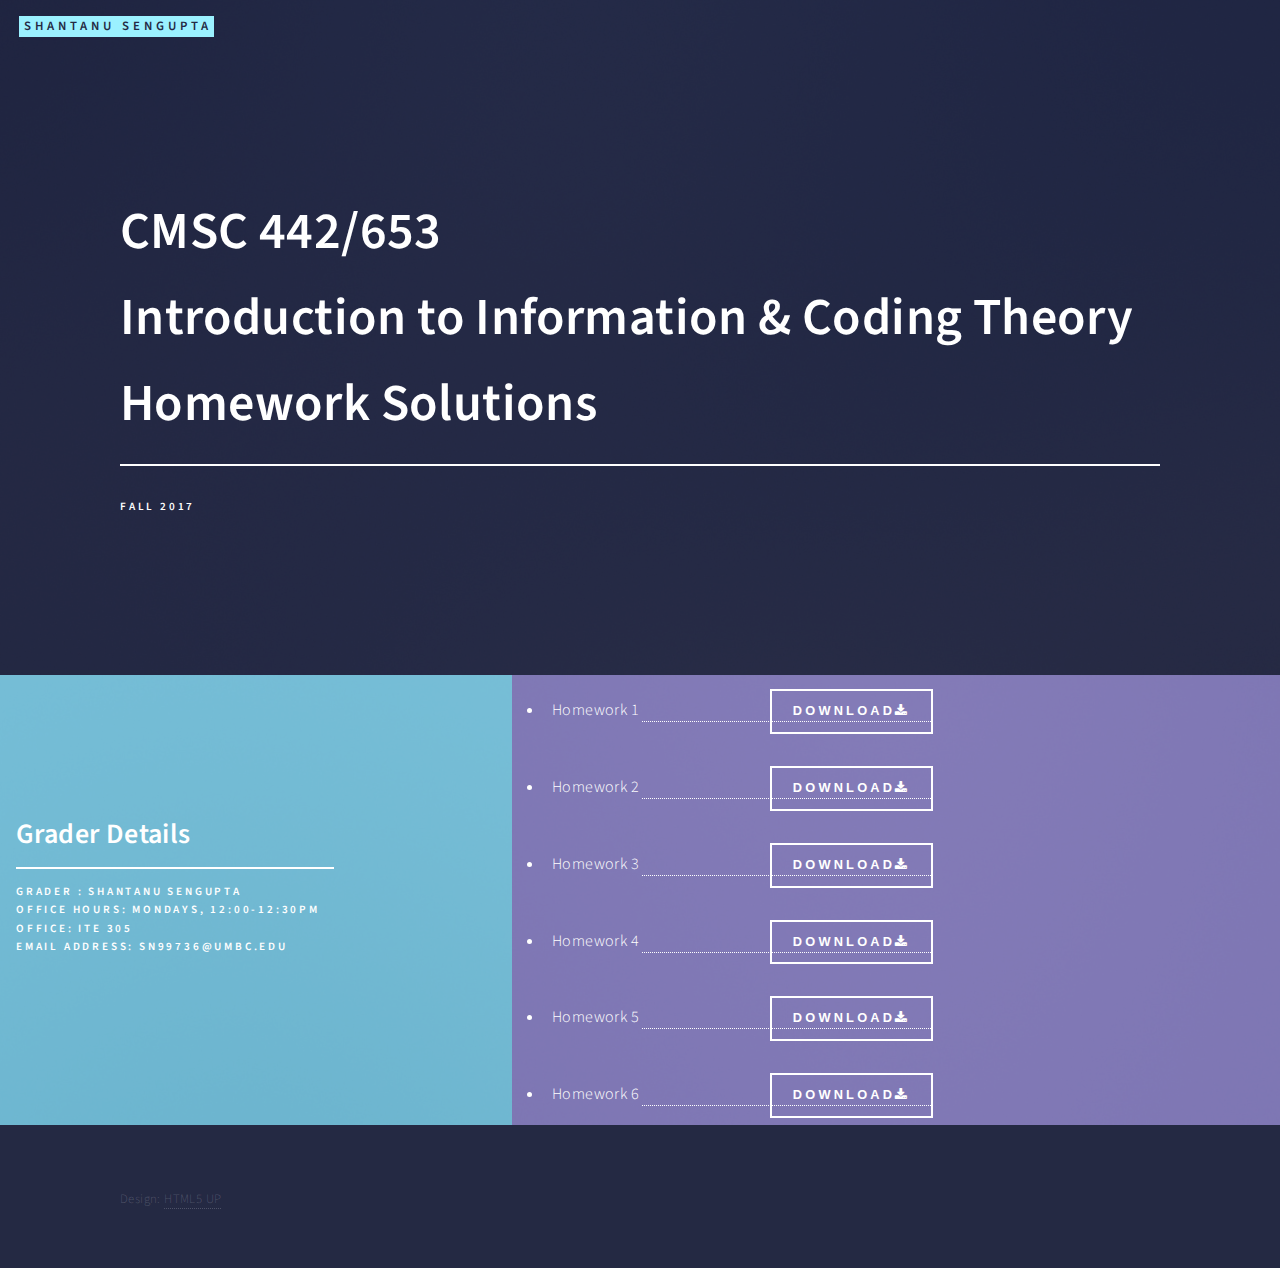
<file: index.html>
<!DOCTYPE HTML>
<!--
	Forty by HTML5 UP
	html5up.net | @ajlkn
	Free for personal and commercial use under the CCA 3.0 license (html5up.net/license)
-->
<html>
	<head>
		<title>Shantanu Sengupta</title>
		<meta charset="utf-8" />
		<meta name="viewport" content="width=device-width, initial-scale=1, user-scalable=no" />
		<!--[if lte IE 8]><script src="assets/js/ie/html5shiv.js"></script><![endif]-->
		<link rel="stylesheet" href="assets/css/main.css" />
		<!--[if lte IE 9]><link rel="stylesheet" href="assets/css/ie9.css" /><![endif]-->
		<!--[if lte IE 8]><link rel="stylesheet" href="assets/css/ie8.css" /><![endif]-->
	</head>
	<body>

		<!-- Wrapper -->
			<div id="wrapper">

				<!-- Header -->
					<header id="header" class="alt">
						<a href="index.html" class="logo"><strong>Shantanu Sengupta</strong></a>
					</header>

				<!-- Banner -->
					<section id="banner" class="major">
						<div class="inner">
							<header class="major">
								<h1>CMSC 442/653 <br>
								Introduction to Information &amp; Coding Theory <br> 
								Homework Solutions</h1>
							</header>
							<div class="content">
								<p>Fall 2017</p>					
							</div>
						</div>
					</section>

				<!-- Main -->
					<div id="main">

						<!-- One -->
							<section id="one" class="tiles">
								<article>
									<span class="image">
										<img src="images/pic01.jpg" alt="" />
									</span>
									<header class="major">
										<h3><a href="landing.html" class="link">Grader Details</a></h3>
										<p>Grader : Shantanu Sengupta</p>
										<p>Office Hours: Mondays, 12:00-12:30pm</p>
										<p>Office: ITE 305</p>
										<p>EMail Address: SN99736@umbc.edu</p>
									</header>
								</article>
								<article>
									<span class="image">
										<img src="images/pic02.jpg" alt="" />
									</span>
									<header class="major">
										<h3>Solutions</h3>
										<ul>
											
												<li><p>Homework 1
													<a href="solns/hw1.pdf" download>
													<button>Download<i class="fa fa-download"></i>
													</button>
													</a>
													</p>
												</li>
												<li><p>Homework 2
													<a href="solns/hw2.pdf" download>
													<button>Download<i class="fa fa-download"></i>
													</button>
													</a>
													</p>
												</li>
												<li><p>Homework 3
													<a href="solns/hw3.pdf" download>
													<button>Download<i class="fa fa-download"></i>
													</button>
													</a>
													</p>
												</li>
												<li><p>Homework 4
													<a href="solns/hw4.pdf" download>
													<button>Download<i class="fa fa-download"></i>
													</button>
													</a>
													</p>
												</li>
												<li><p>Homework 5
													<a href="solns/hw5.pdf" download>
													<button>Download<i class="fa fa-download"></i>
													</button>
													</a>
													</p>
												</li>
												<li><p>Homework 6
													<a href="solns/hw6.pdf" download>
													<button>Download<i class="fa fa-download"></i>
													</button>
													</a>
													</p>
												</li>
										</ul>

									</header>
								</article>
								
							</section>

						

					</div>

				
				<!-- Footer -->
					<footer id="footer">
						<div class="inner">
							<ul class="copyright">
								<li>Design: <a href="https://html5up.net">HTML5 UP</a></li>
							</ul>
						</div>
					</footer>

			</div>

		<!-- Scripts -->
			<script src="assets/js/jquery.min.js"></script>
			<script src="assets/js/jquery.scrolly.min.js"></script>
			<script src="assets/js/jquery.scrollex.min.js"></script>
			<script src="assets/js/skel.min.js"></script>
			<script src="assets/js/util.js"></script>
			<!--[if lte IE 8]><script src="assets/js/ie/respond.min.js"></script><![endif]-->
			<script src="assets/js/main.js"></script>

	</body>
</html>
</file>
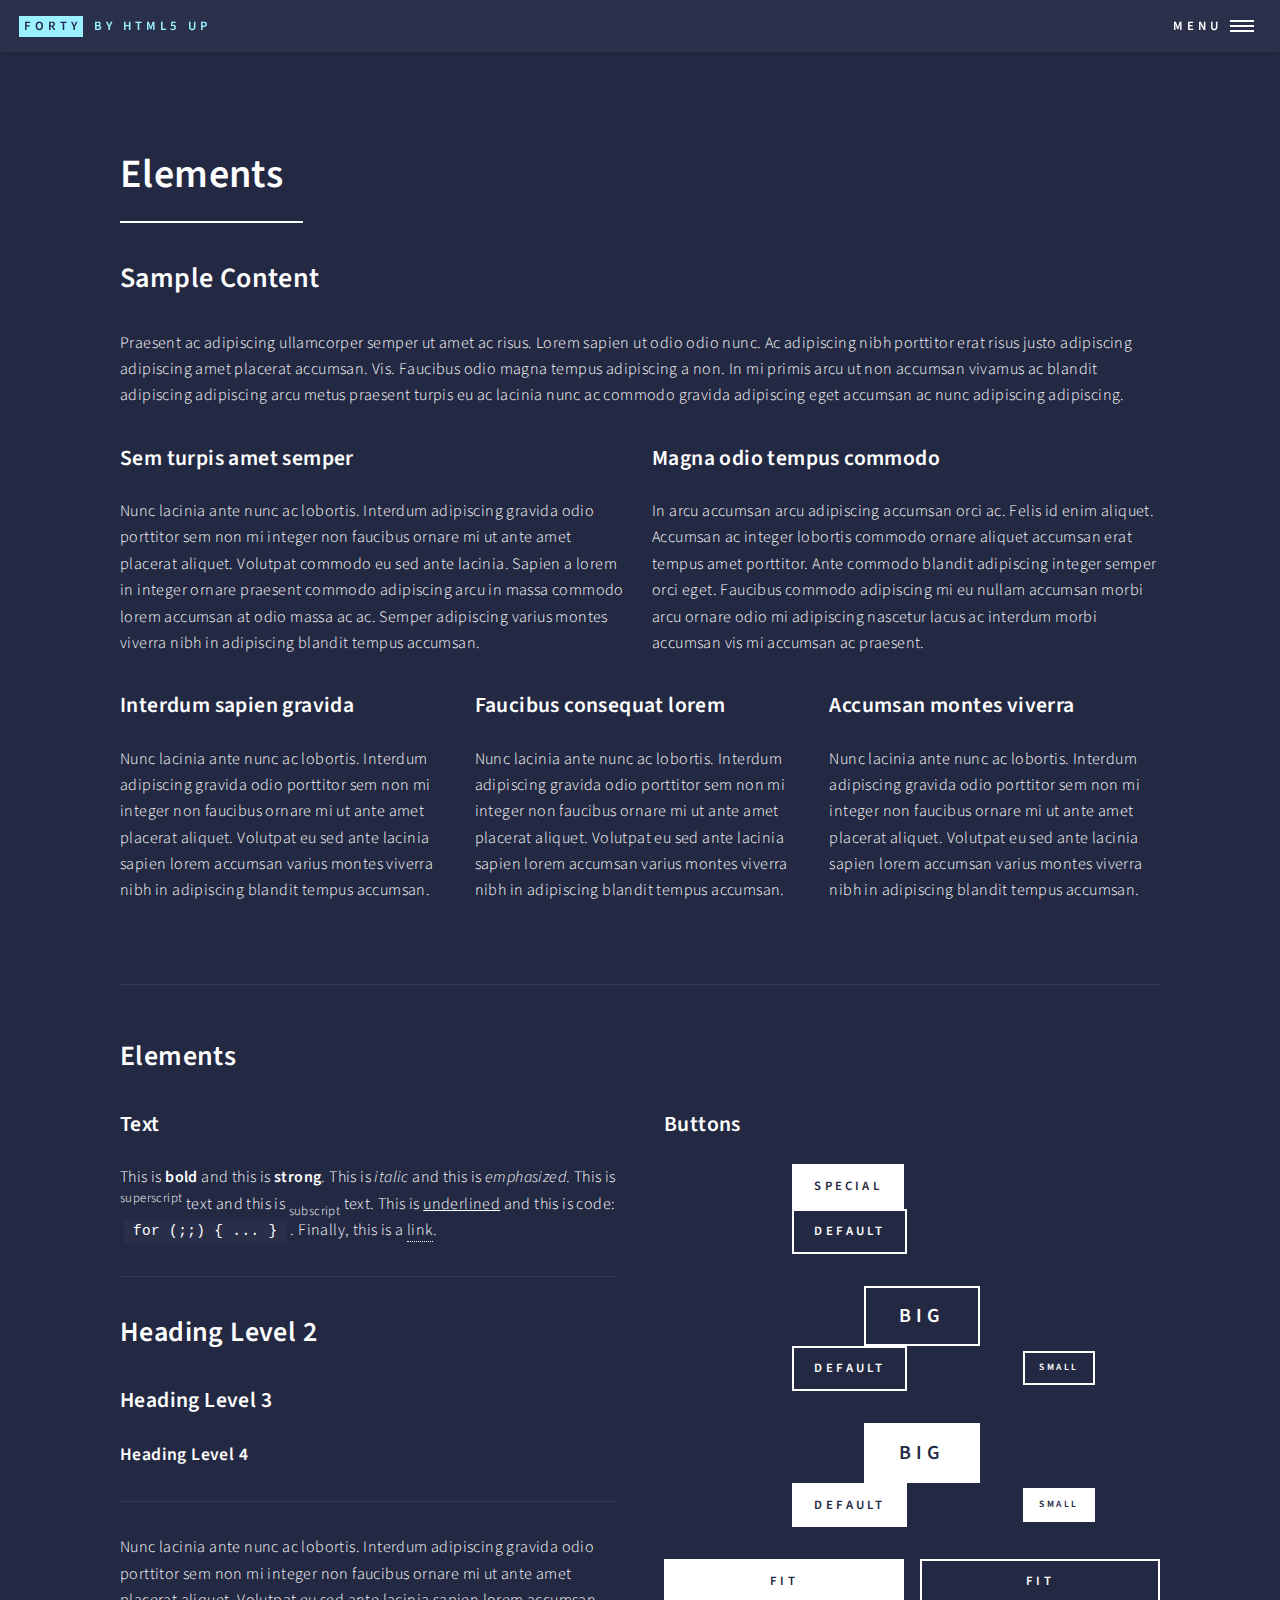
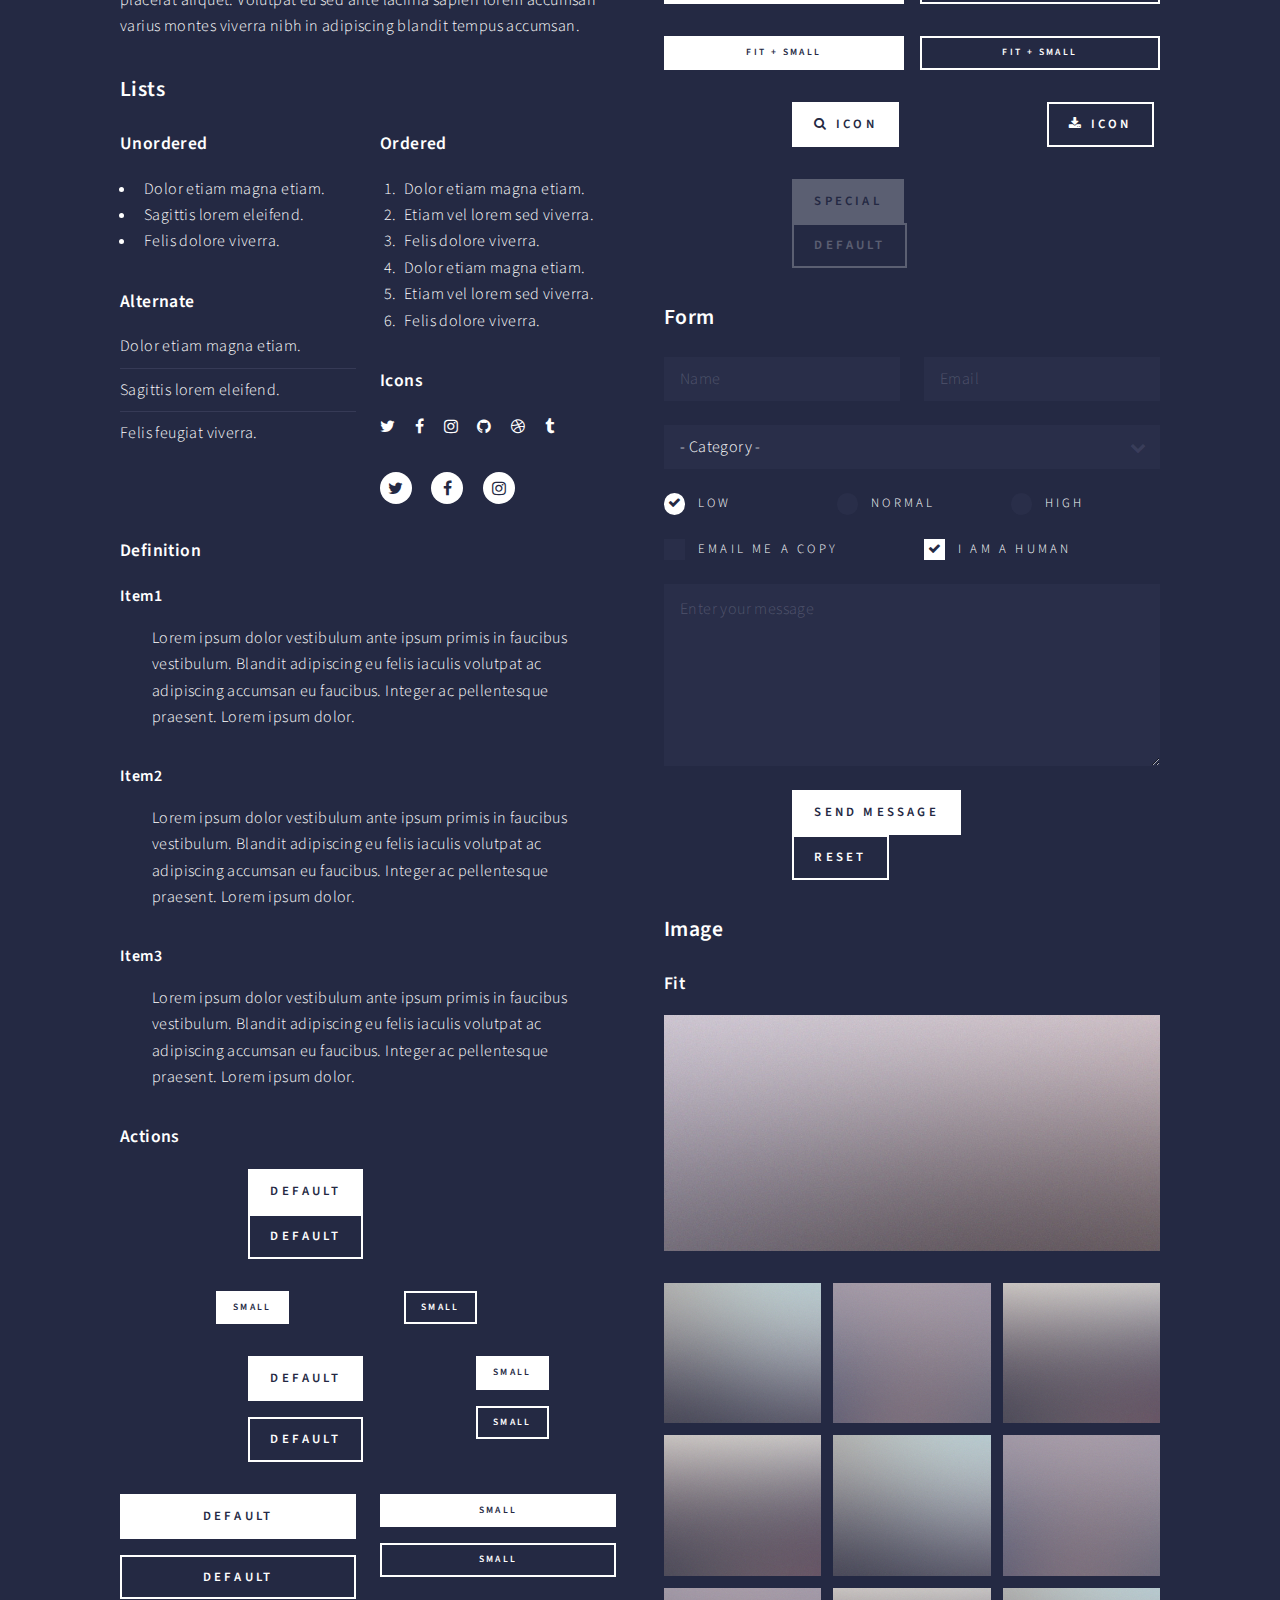
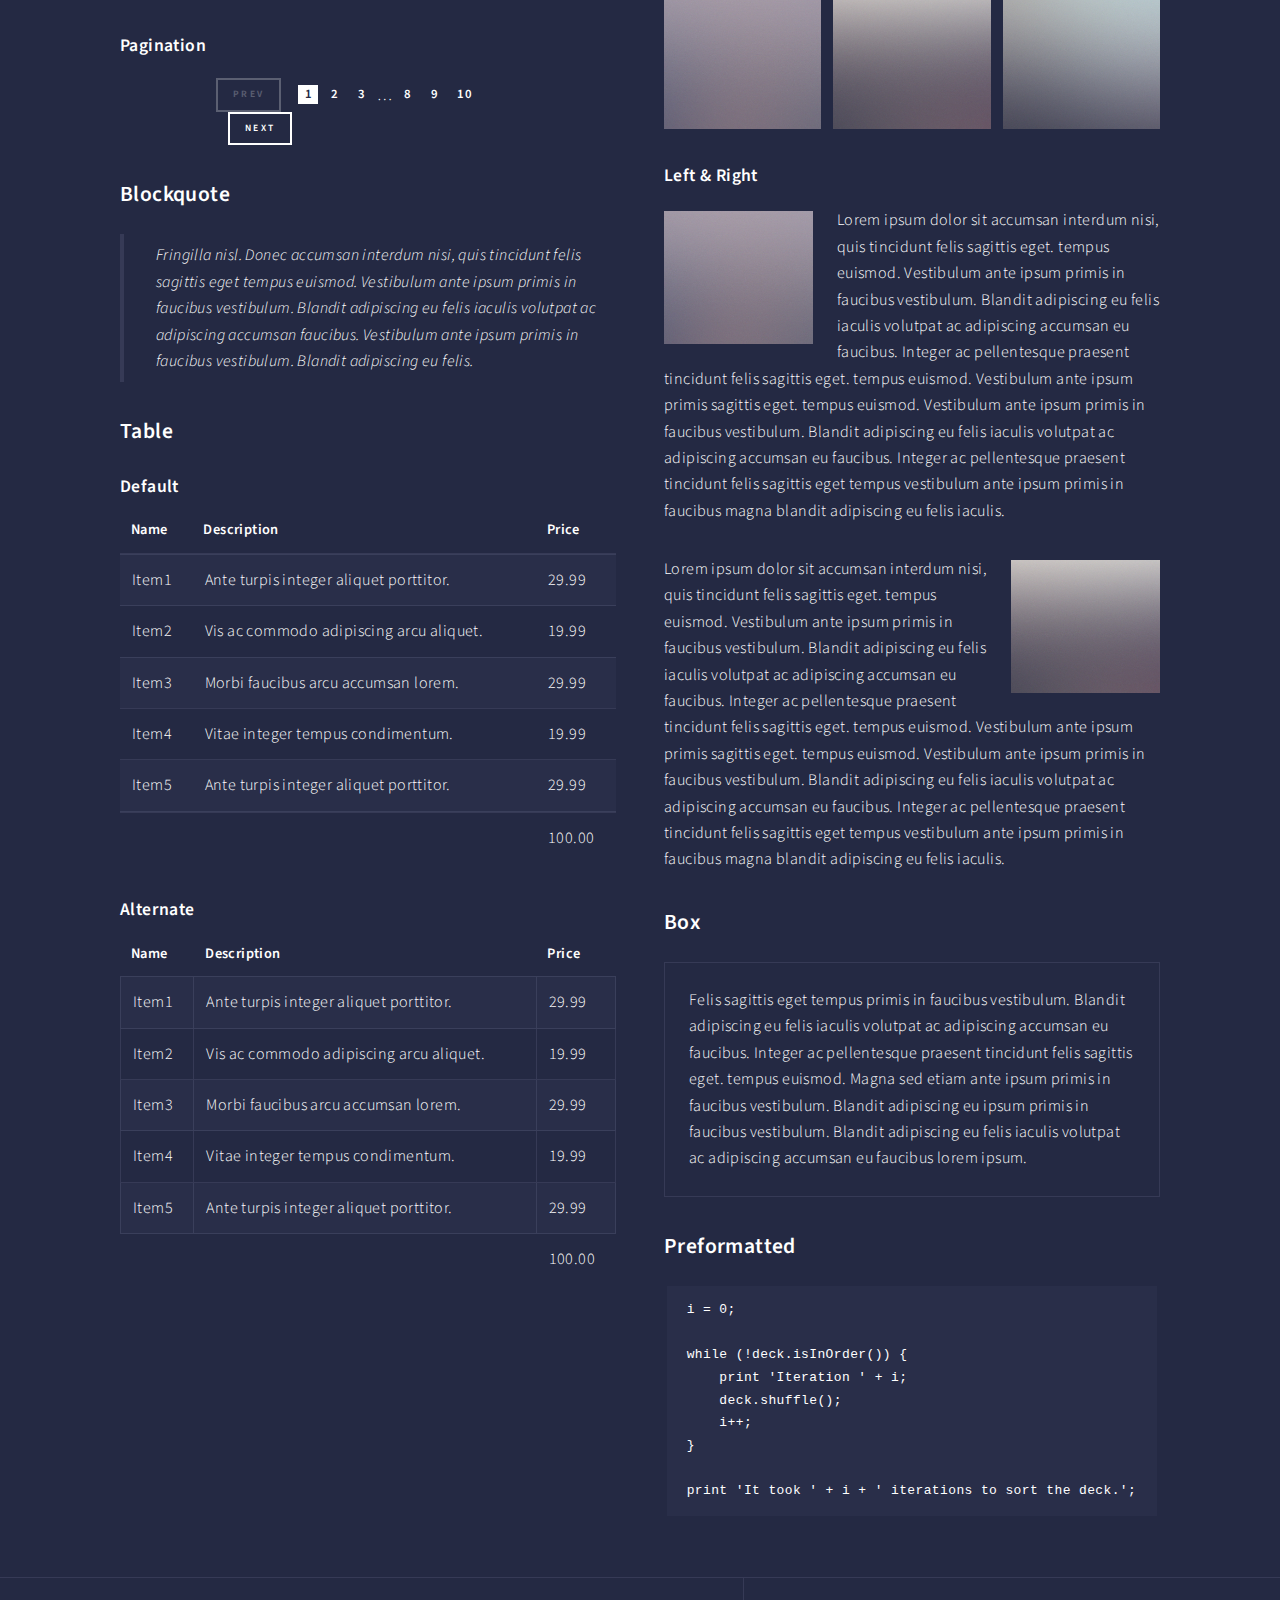
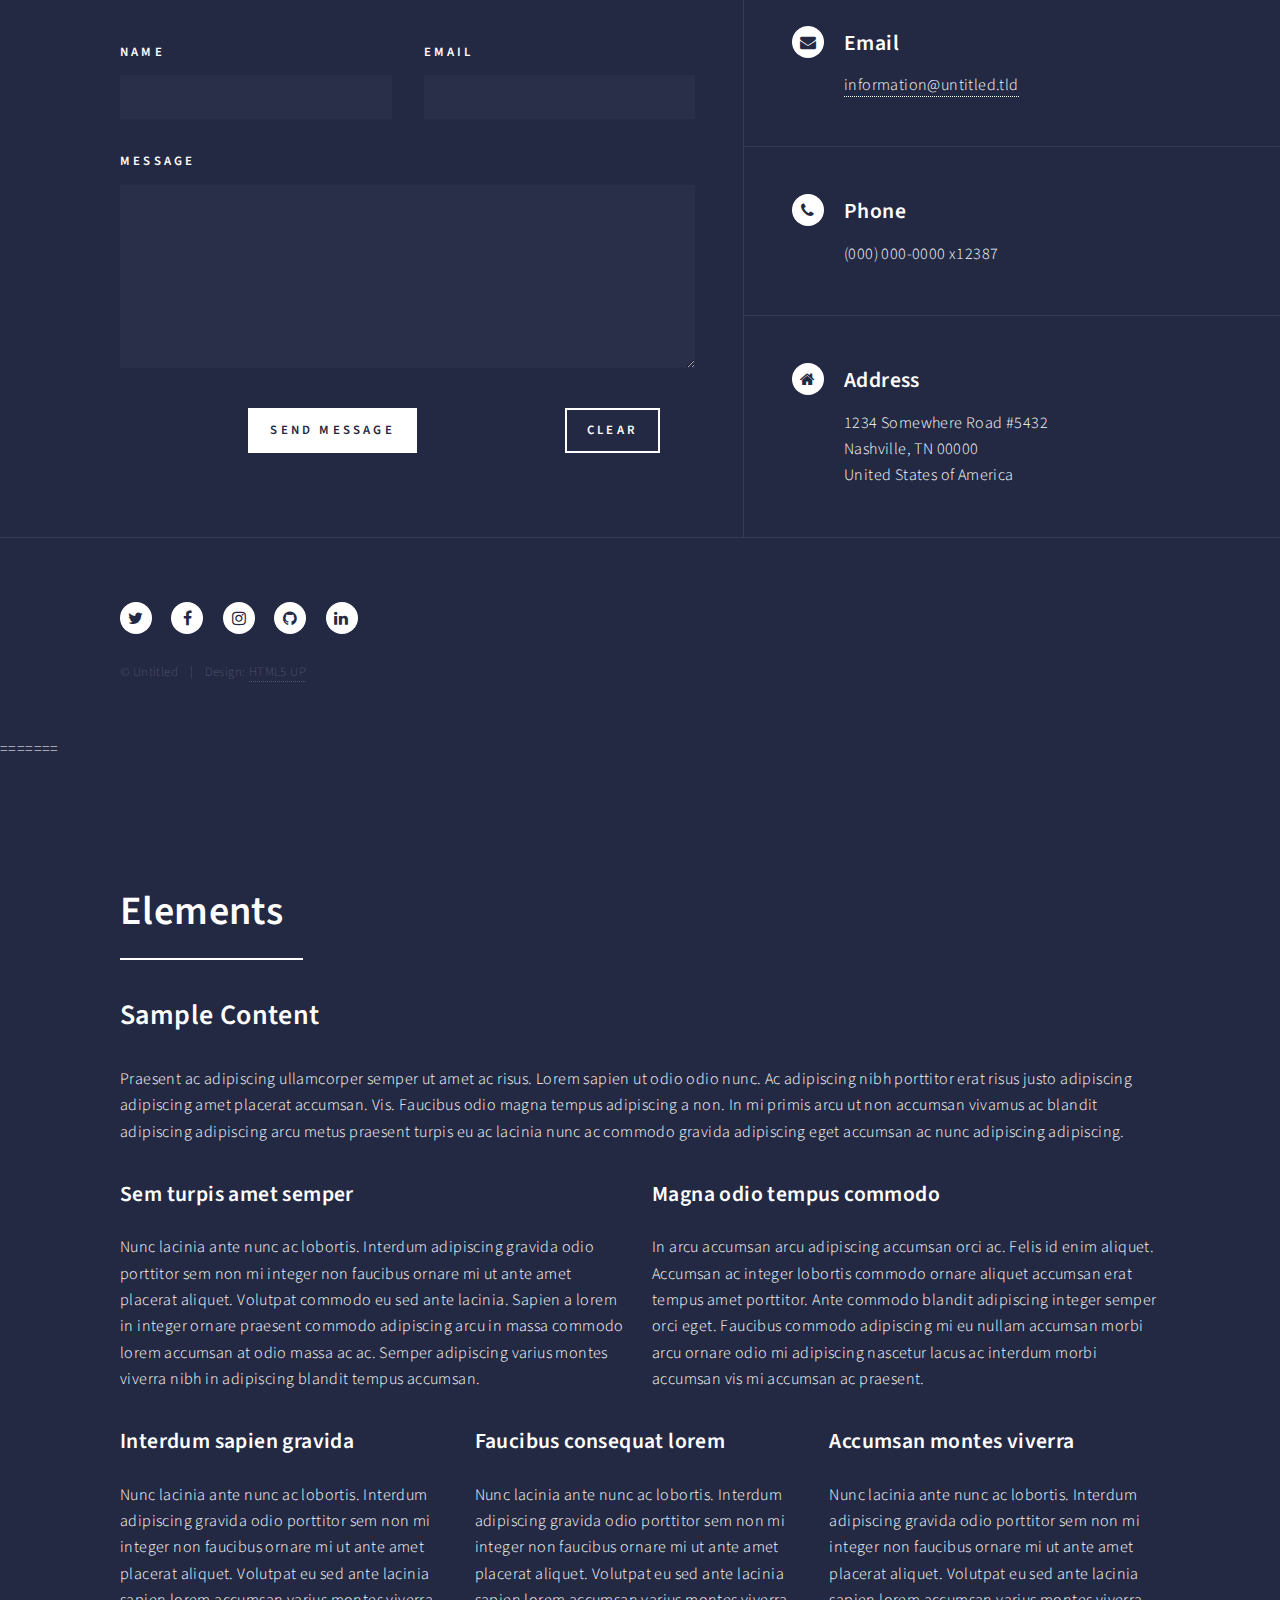
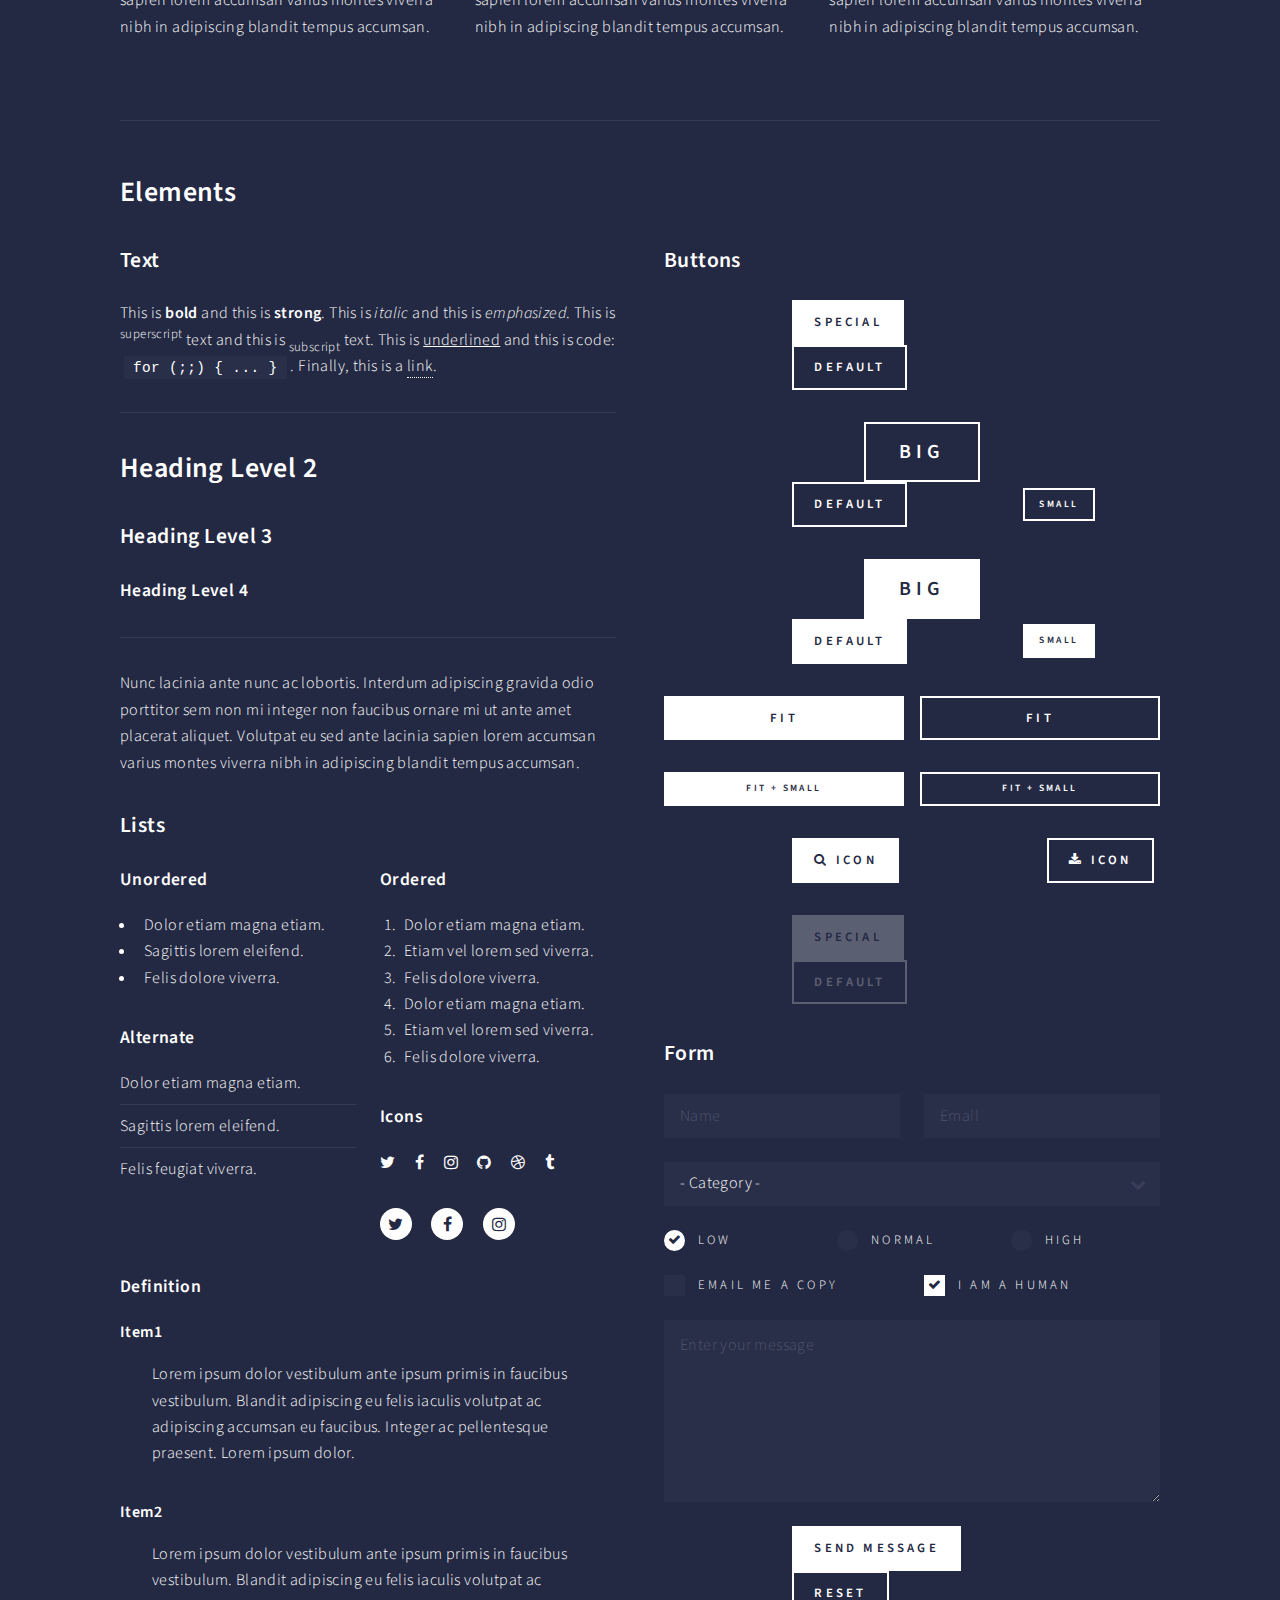
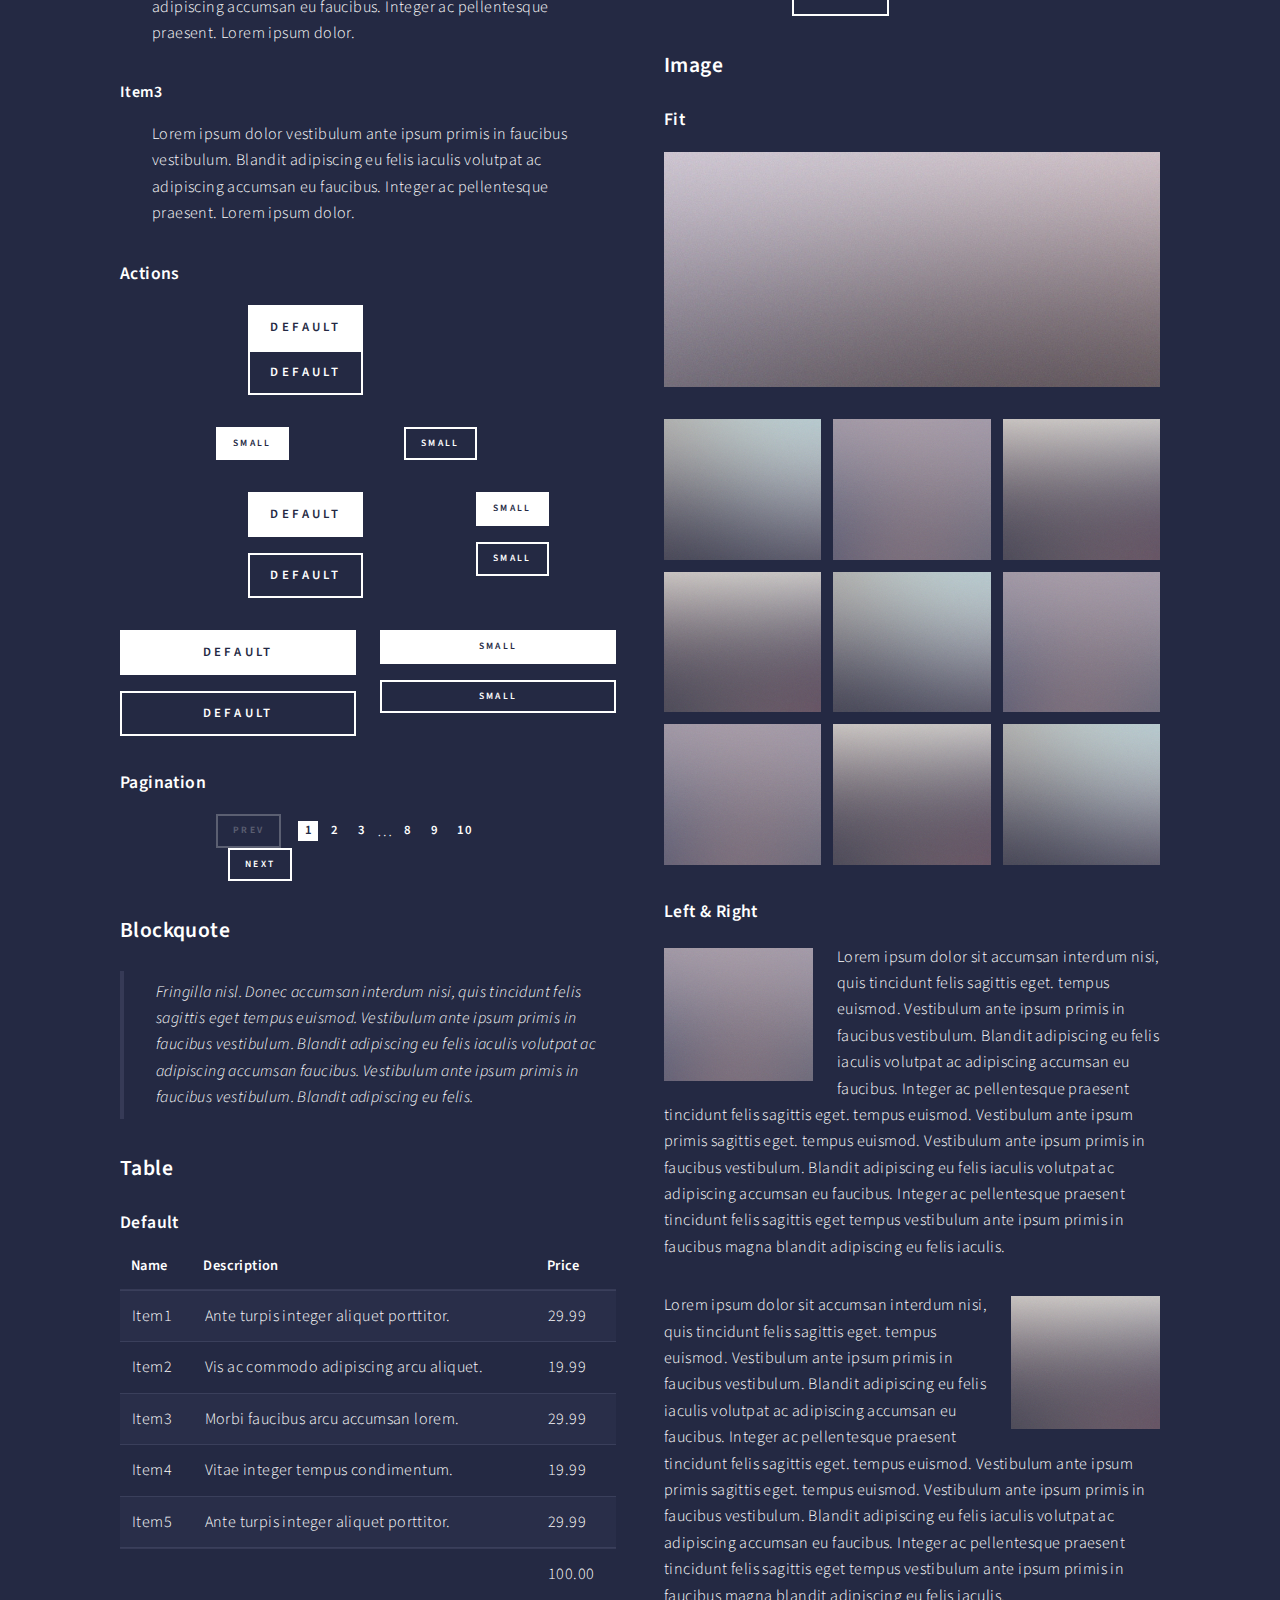
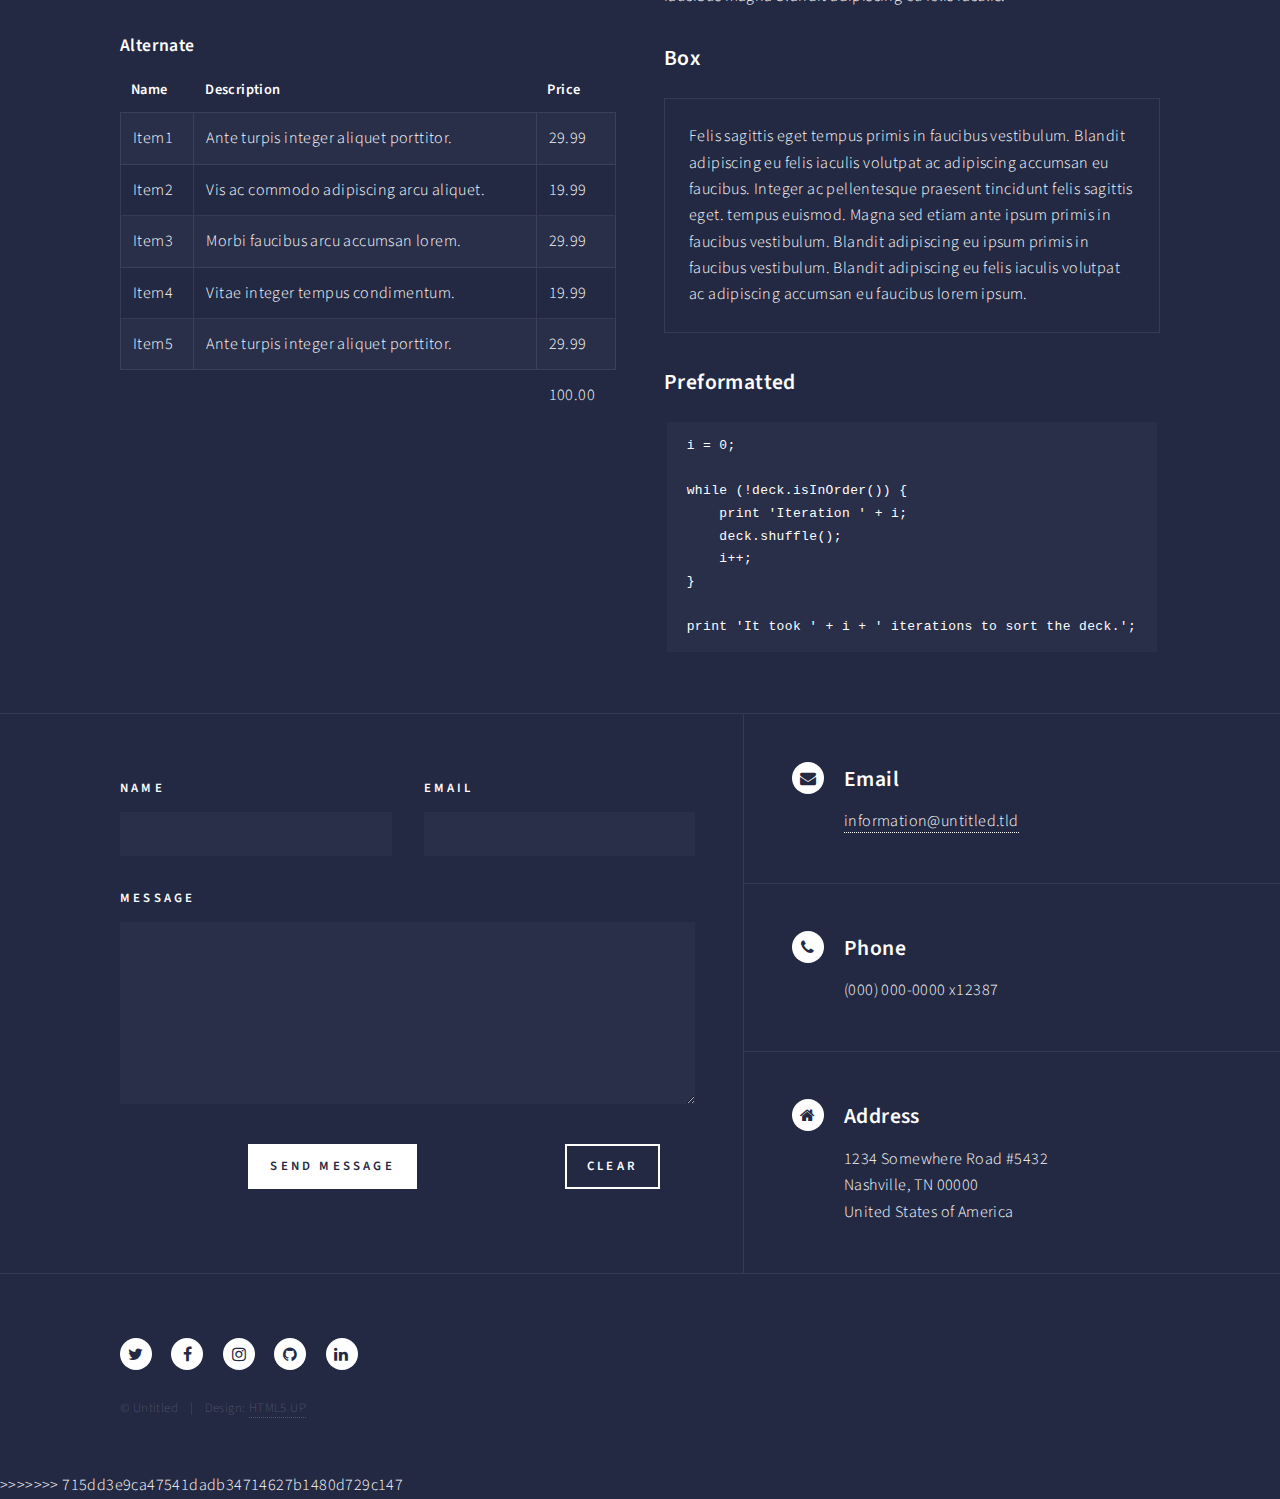
<file: elements.html>
<<<<<<< HEAD
<!DOCTYPE HTML>
<!--
	Forty by HTML5 UP
	html5up.net | @ajlkn
	Free for personal and commercial use under the CCA 3.0 license (html5up.net/license)
-->
<html>
	<head>
		<title>Elements - Forty by HTML5 UP</title>
		<meta charset="utf-8" />
		<meta name="viewport" content="width=device-width, initial-scale=1, user-scalable=no" />
		<!--[if lte IE 8]><script src="assets/js/ie/html5shiv.js"></script><![endif]-->
		<link rel="stylesheet" href="assets/css/main.css" />
		<!--[if lte IE 9]><link rel="stylesheet" href="assets/css/ie9.css" /><![endif]-->
		<!--[if lte IE 8]><link rel="stylesheet" href="assets/css/ie8.css" /><![endif]-->
	</head>
	<body>

		<!-- Wrapper -->
			<div id="wrapper">

				<!-- Header -->
					<header id="header">
						<a href="index.html" class="logo"><strong>Forty</strong> <span>by HTML5 UP</span></a>
						<nav>
							<a href="#menu">Menu</a>
						</nav>
					</header>

				<!-- Menu -->
					<nav id="menu">
						<ul class="links">
							<li><a href="index.html">Home</a></li>
							<li><a href="landing.html">Landing</a></li>
							<li><a href="generic.html">Generic</a></li>
							<li><a href="elements.html">Elements</a></li>
						</ul>
						<ul class="actions vertical">
							<li><a href="#" class="button special fit">Get Started</a></li>
							<li><a href="#" class="button fit">Log In</a></li>
						</ul>
					</nav>

				<!-- Main -->
					<div id="main" class="alt">

						<!-- One -->
							<section id="one">
								<div class="inner">
									<header class="major">
										<h1>Elements</h1>
									</header>

									<!-- Content -->
										<h2 id="content">Sample Content</h2>
										<p>Praesent ac adipiscing ullamcorper semper ut amet ac risus. Lorem sapien ut odio odio nunc. Ac adipiscing nibh porttitor erat risus justo adipiscing adipiscing amet placerat accumsan. Vis. Faucibus odio magna tempus adipiscing a non. In mi primis arcu ut non accumsan vivamus ac blandit adipiscing adipiscing arcu metus praesent turpis eu ac lacinia nunc ac commodo gravida adipiscing eget accumsan ac nunc adipiscing adipiscing.</p>
										<div class="row">
											<div class="6u 12u$(small)">
												<h3>Sem turpis amet semper</h3>
												<p>Nunc lacinia ante nunc ac lobortis. Interdum adipiscing gravida odio porttitor sem non mi integer non faucibus ornare mi ut ante amet placerat aliquet. Volutpat commodo eu sed ante lacinia. Sapien a lorem in integer ornare praesent commodo adipiscing arcu in massa commodo lorem accumsan at odio massa ac ac. Semper adipiscing varius montes viverra nibh in adipiscing blandit tempus accumsan.</p>
											</div>
											<div class="6u$ 12u$(small)">
												<h3>Magna odio tempus commodo</h3>
												<p>In arcu accumsan arcu adipiscing accumsan orci ac. Felis id enim aliquet. Accumsan ac integer lobortis commodo ornare aliquet accumsan erat tempus amet porttitor. Ante commodo blandit adipiscing integer semper orci eget. Faucibus commodo adipiscing mi eu nullam accumsan morbi arcu ornare odio mi adipiscing nascetur lacus ac interdum morbi accumsan vis mi accumsan ac praesent.</p>
											</div>
											<!-- Break -->
											<div class="4u 12u$(medium)">
												<h3>Interdum sapien gravida</h3>
												<p>Nunc lacinia ante nunc ac lobortis. Interdum adipiscing gravida odio porttitor sem non mi integer non faucibus ornare mi ut ante amet placerat aliquet. Volutpat eu sed ante lacinia sapien lorem accumsan varius montes viverra nibh in adipiscing blandit tempus accumsan.</p>
											</div>
											<div class="4u 12u$(medium)">
												<h3>Faucibus consequat lorem</h3>
												<p>Nunc lacinia ante nunc ac lobortis. Interdum adipiscing gravida odio porttitor sem non mi integer non faucibus ornare mi ut ante amet placerat aliquet. Volutpat eu sed ante lacinia sapien lorem accumsan varius montes viverra nibh in adipiscing blandit tempus accumsan.</p>
											</div>
											<div class="4u$ 12u$(medium)">
												<h3>Accumsan montes viverra</h3>
												<p>Nunc lacinia ante nunc ac lobortis. Interdum adipiscing gravida odio porttitor sem non mi integer non faucibus ornare mi ut ante amet placerat aliquet. Volutpat eu sed ante lacinia sapien lorem accumsan varius montes viverra nibh in adipiscing blandit tempus accumsan.</p>
											</div>
										</div>

									<hr class="major" />

									<!-- Elements -->
										<h2 id="elements">Elements</h2>
										<div class="row 200%">
											<div class="6u 12u$(medium)">

												<!-- Text stuff -->
													<h3>Text</h3>
													<p>This is <b>bold</b> and this is <strong>strong</strong>. This is <i>italic</i> and this is <em>emphasized</em>.
													This is <sup>superscript</sup> text and this is <sub>subscript</sub> text.
													This is <u>underlined</u> and this is code: <code>for (;;) { ... }</code>.
													Finally, this is a <a href="#">link</a>.</p>
													<hr />
													<h2>Heading Level 2</h2>
													<h3>Heading Level 3</h3>
													<h4>Heading Level 4</h4>
													<hr />
													<p>Nunc lacinia ante nunc ac lobortis. Interdum adipiscing gravida odio porttitor sem non mi integer non faucibus ornare mi ut ante amet placerat aliquet. Volutpat eu sed ante lacinia sapien lorem accumsan varius montes viverra nibh in adipiscing blandit tempus accumsan.</p>

												<!-- Lists -->
													<h3>Lists</h3>
													<div class="row">
														<div class="6u 12u$(small)">

															<h4>Unordered</h4>
															<ul>
																<li>Dolor etiam magna etiam.</li>
																<li>Sagittis lorem eleifend.</li>
																<li>Felis dolore viverra.</li>
															</ul>

															<h4>Alternate</h4>
															<ul class="alt">
																<li>Dolor etiam magna etiam.</li>
																<li>Sagittis lorem eleifend.</li>
																<li>Felis feugiat viverra.</li>
															</ul>

														</div>
														<div class="6u$ 12u$(small)">

															<h4>Ordered</h4>
															<ol>
																<li>Dolor etiam magna etiam.</li>
																<li>Etiam vel lorem sed viverra.</li>
																<li>Felis dolore viverra.</li>
																<li>Dolor etiam magna etiam.</li>
																<li>Etiam vel lorem sed viverra.</li>
																<li>Felis dolore viverra.</li>
															</ol>

															<h4>Icons</h4>
															<ul class="icons">
																<li><a href="#" class="icon fa-twitter"><span class="label">Twitter</span></a></li>
																<li><a href="#" class="icon fa-facebook"><span class="label">Facebook</span></a></li>
																<li><a href="#" class="icon fa-instagram"><span class="label">Instagram</span></a></li>
																<li><a href="#" class="icon fa-github"><span class="label">Github</span></a></li>
																<li><a href="#" class="icon fa-dribbble"><span class="label">Dribbble</span></a></li>
																<li><a href="#" class="icon fa-tumblr"><span class="label">Tumblr</span></a></li>
															</ul>
															<ul class="icons">
																<li><a href="#" class="icon alt fa-twitter"><span class="label">Twitter</span></a></li>
																<li><a href="#" class="icon alt fa-facebook"><span class="label">Facebook</span></a></li>
																<li><a href="#" class="icon alt fa-instagram"><span class="label">Instagram</span></a></li>
															</ul>

														</div>
													</div>
													<h4>Definition</h4>
													<dl>
														<dt>Item1</dt>
														<dd>
															<p>Lorem ipsum dolor vestibulum ante ipsum primis in faucibus vestibulum. Blandit adipiscing eu felis iaculis volutpat ac adipiscing accumsan eu faucibus. Integer ac pellentesque praesent. Lorem ipsum dolor.</p>
														</dd>
														<dt>Item2</dt>
														<dd>
															<p>Lorem ipsum dolor vestibulum ante ipsum primis in faucibus vestibulum. Blandit adipiscing eu felis iaculis volutpat ac adipiscing accumsan eu faucibus. Integer ac pellentesque praesent. Lorem ipsum dolor.</p>
														</dd>
														<dt>Item3</dt>
														<dd>
															<p>Lorem ipsum dolor vestibulum ante ipsum primis in faucibus vestibulum. Blandit adipiscing eu felis iaculis volutpat ac adipiscing accumsan eu faucibus. Integer ac pellentesque praesent. Lorem ipsum dolor.</p>
														</dd>
													</dl>

													<h4>Actions</h4>
													<ul class="actions">
														<li><a href="#" class="button special">Default</a></li>
														<li><a href="#" class="button">Default</a></li>
													</ul>
													<ul class="actions small">
														<li><a href="#" class="button special small">Small</a></li>
														<li><a href="#" class="button small">Small</a></li>
													</ul>
													<div class="row">
														<div class="6u 12u$(small)">
															<ul class="actions vertical">
																<li><a href="#" class="button special">Default</a></li>
																<li><a href="#" class="button">Default</a></li>
															</ul>
														</div>
														<div class="6u$ 12u$(small)">
															<ul class="actions vertical small">
																<li><a href="#" class="button special small">Small</a></li>
																<li><a href="#" class="button small">Small</a></li>
															</ul>
														</div>
														<div class="6u 12u$(small)">
															<ul class="actions vertical">
																<li><a href="#" class="button special fit">Default</a></li>
																<li><a href="#" class="button fit">Default</a></li>
															</ul>
														</div>
														<div class="6u$ 12u$(small)">
															<ul class="actions vertical small">
																<li><a href="#" class="button special small fit">Small</a></li>
																<li><a href="#" class="button small fit">Small</a></li>
															</ul>
														</div>
													</div>

													<h4>Pagination</h4>
													<ul class="pagination">
														<li><span class="button small disabled">Prev</span></li>
														<li><a href="#" class="page active">1</a></li>
														<li><a href="#" class="page">2</a></li>
														<li><a href="#" class="page">3</a></li>
														<li><span>&hellip;</span></li>
														<li><a href="#" class="page">8</a></li>
														<li><a href="#" class="page">9</a></li>
														<li><a href="#" class="page">10</a></li>
														<li><a href="#" class="button small">Next</a></li>
													</ul>

												<!-- Blockquote -->
													<h3>Blockquote</h3>
													<blockquote>Fringilla nisl. Donec accumsan interdum nisi, quis tincidunt felis sagittis eget tempus euismod. Vestibulum ante ipsum primis in faucibus vestibulum. Blandit adipiscing eu felis iaculis volutpat ac adipiscing accumsan faucibus. Vestibulum ante ipsum primis in faucibus vestibulum. Blandit adipiscing eu felis.</blockquote>

												<!-- Table -->
													<h3>Table</h3>

													<h4>Default</h4>
													<div class="table-wrapper">
														<table>
															<thead>
																<tr>
																	<th>Name</th>
																	<th>Description</th>
																	<th>Price</th>
																</tr>
															</thead>
															<tbody>
																<tr>
																	<td>Item1</td>
																	<td>Ante turpis integer aliquet porttitor.</td>
																	<td>29.99</td>
																</tr>
																<tr>
																	<td>Item2</td>
																	<td>Vis ac commodo adipiscing arcu aliquet.</td>
																	<td>19.99</td>
																</tr>
																<tr>
																	<td>Item3</td>
																	<td> Morbi faucibus arcu accumsan lorem.</td>
																	<td>29.99</td>
																</tr>
																<tr>
																	<td>Item4</td>
																	<td>Vitae integer tempus condimentum.</td>
																	<td>19.99</td>
																</tr>
																<tr>
																	<td>Item5</td>
																	<td>Ante turpis integer aliquet porttitor.</td>
																	<td>29.99</td>
																</tr>
															</tbody>
															<tfoot>
																<tr>
																	<td colspan="2"></td>
																	<td>100.00</td>
																</tr>
															</tfoot>
														</table>
													</div>

													<h4>Alternate</h4>
													<div class="table-wrapper">
														<table class="alt">
															<thead>
																<tr>
																	<th>Name</th>
																	<th>Description</th>
																	<th>Price</th>
																</tr>
															</thead>
															<tbody>
																<tr>
																	<td>Item1</td>
																	<td>Ante turpis integer aliquet porttitor.</td>
																	<td>29.99</td>
																</tr>
																<tr>
																	<td>Item2</td>
																	<td>Vis ac commodo adipiscing arcu aliquet.</td>
																	<td>19.99</td>
																</tr>
																<tr>
																	<td>Item3</td>
																	<td> Morbi faucibus arcu accumsan lorem.</td>
																	<td>29.99</td>
																</tr>
																<tr>
																	<td>Item4</td>
																	<td>Vitae integer tempus condimentum.</td>
																	<td>19.99</td>
																</tr>
																<tr>
																	<td>Item5</td>
																	<td>Ante turpis integer aliquet porttitor.</td>
																	<td>29.99</td>
																</tr>
															</tbody>
															<tfoot>
																<tr>
																	<td colspan="2"></td>
																	<td>100.00</td>
																</tr>
															</tfoot>
														</table>
													</div>

											</div>
											<div class="6u$ 12u$(medium)">

												<!-- Buttons -->
													<h3>Buttons</h3>
													<ul class="actions">
														<li><a href="#" class="button special">Special</a></li>
														<li><a href="#" class="button">Default</a></li>
													</ul>
													<ul class="actions">
														<li><a href="#" class="button big">Big</a></li>
														<li><a href="#" class="button">Default</a></li>
														<li><a href="#" class="button small">Small</a></li>
													</ul>
													<ul class="actions">
														<li><a href="#" class="button special big">Big</a></li>
														<li><a href="#" class="button special">Default</a></li>
														<li><a href="#" class="button special small">Small</a></li>
													</ul>
													<ul class="actions fit">
														<li><a href="#" class="button special fit">Fit</a></li>
														<li><a href="#" class="button fit">Fit</a></li>
													</ul>
													<ul class="actions fit small">
														<li><a href="#" class="button special fit small">Fit + Small</a></li>
														<li><a href="#" class="button fit small">Fit + Small</a></li>
													</ul>
													<ul class="actions">
														<li><a href="#" class="button special icon fa-search">Icon</a></li>
														<li><a href="#" class="button icon fa-download">Icon</a></li>
													</ul>
													<ul class="actions">
														<li><span class="button special disabled">Special</span></li>
														<li><span class="button disabled">Default</span></li>
													</ul>

												<!-- Form -->
													<h3>Form</h3>

													<form method="post" action="#">
														<div class="row uniform">
															<div class="6u 12u$(xsmall)">
																<input type="text" name="demo-name" id="demo-name" value="" placeholder="Name" />
															</div>
															<div class="6u$ 12u$(xsmall)">
																<input type="email" name="demo-email" id="demo-email" value="" placeholder="Email" />
															</div>
															<!-- Break -->
															<div class="12u$">
																<div class="select-wrapper">
																	<select name="demo-category" id="demo-category">
																		<option value="">- Category -</option>
																		<option value="1">Manufacturing</option>
																		<option value="1">Shipping</option>
																		<option value="1">Administration</option>
																		<option value="1">Human Resources</option>
																	</select>
																</div>
															</div>
															<!-- Break -->
															<div class="4u 12u$(small)">
																<input type="radio" id="demo-priority-low" name="demo-priority" checked>
																<label for="demo-priority-low">Low</label>
															</div>
															<div class="4u 12u$(small)">
																<input type="radio" id="demo-priority-normal" name="demo-priority">
																<label for="demo-priority-normal">Normal</label>
															</div>
															<div class="4u$ 12u$(small)">
																<input type="radio" id="demo-priority-high" name="demo-priority">
																<label for="demo-priority-high">High</label>
															</div>
															<!-- Break -->
															<div class="6u 12u$(small)">
																<input type="checkbox" id="demo-copy" name="demo-copy">
																<label for="demo-copy">Email me a copy</label>
															</div>
															<div class="6u$ 12u$(small)">
																<input type="checkbox" id="demo-human" name="demo-human" checked>
																<label for="demo-human">I am a human</label>
															</div>
															<!-- Break -->
															<div class="12u$">
																<textarea name="demo-message" id="demo-message" placeholder="Enter your message" rows="6"></textarea>
															</div>
															<!-- Break -->
															<div class="12u$">
																<ul class="actions">
																	<li><input type="submit" value="Send Message" class="special" /></li>
																	<li><input type="reset" value="Reset" /></li>
																</ul>
															</div>
														</div>
													</form>

												<!-- Image -->
													<h3>Image</h3>

													<h4>Fit</h4>
													<span class="image fit"><img src="images/pic03.jpg" alt="" /></span>
													<div class="box alt">
														<div class="row 50% uniform">
															<div class="4u"><span class="image fit"><img src="images/pic08.jpg" alt="" /></span></div>
															<div class="4u"><span class="image fit"><img src="images/pic09.jpg" alt="" /></span></div>
															<div class="4u$"><span class="image fit"><img src="images/pic10.jpg" alt="" /></span></div>
															<!-- Break -->
															<div class="4u"><span class="image fit"><img src="images/pic10.jpg" alt="" /></span></div>
															<div class="4u"><span class="image fit"><img src="images/pic08.jpg" alt="" /></span></div>
															<div class="4u$"><span class="image fit"><img src="images/pic09.jpg" alt="" /></span></div>
															<!-- Break -->
															<div class="4u"><span class="image fit"><img src="images/pic09.jpg" alt="" /></span></div>
															<div class="4u"><span class="image fit"><img src="images/pic10.jpg" alt="" /></span></div>
															<div class="4u$"><span class="image fit"><img src="images/pic08.jpg" alt="" /></span></div>
														</div>
													</div>

													<h4>Left &amp; Right</h4>
													<p><span class="image left"><img src="images/pic09.jpg" alt="" /></span>Lorem ipsum dolor sit accumsan interdum nisi, quis tincidunt felis sagittis eget. tempus euismod. Vestibulum ante ipsum primis in faucibus vestibulum. Blandit adipiscing eu felis iaculis volutpat ac adipiscing accumsan eu faucibus. Integer ac pellentesque praesent tincidunt felis sagittis eget. tempus euismod. Vestibulum ante ipsum primis sagittis eget. tempus euismod. Vestibulum ante ipsum primis in faucibus vestibulum. Blandit adipiscing eu felis iaculis volutpat ac adipiscing accumsan eu faucibus. Integer ac pellentesque praesent tincidunt felis sagittis eget tempus vestibulum ante ipsum primis in faucibus magna blandit adipiscing eu felis iaculis.</p>
													<p><span class="image right"><img src="images/pic10.jpg" alt="" /></span>Lorem ipsum dolor sit accumsan interdum nisi, quis tincidunt felis sagittis eget. tempus euismod. Vestibulum ante ipsum primis in faucibus vestibulum. Blandit adipiscing eu felis iaculis volutpat ac adipiscing accumsan eu faucibus. Integer ac pellentesque praesent tincidunt felis sagittis eget. tempus euismod. Vestibulum ante ipsum primis sagittis eget. tempus euismod. Vestibulum ante ipsum primis in faucibus vestibulum. Blandit adipiscing eu felis iaculis volutpat ac adipiscing accumsan eu faucibus. Integer ac pellentesque praesent tincidunt felis sagittis eget tempus vestibulum ante ipsum primis in faucibus magna blandit adipiscing eu felis iaculis.</p>

												<!-- Box -->
													<h3>Box</h3>
													<div class="box">
														<p>Felis sagittis eget tempus primis in faucibus vestibulum. Blandit adipiscing eu felis iaculis volutpat ac adipiscing accumsan eu faucibus. Integer ac pellentesque praesent tincidunt felis sagittis eget. tempus euismod. Magna sed etiam ante ipsum primis in faucibus vestibulum. Blandit adipiscing eu ipsum primis in faucibus vestibulum. Blandit adipiscing eu felis iaculis volutpat ac adipiscing accumsan eu faucibus lorem ipsum.</p>
													</div>

												<!-- Preformatted Code -->
													<h3>Preformatted</h3>
													<pre><code>i = 0;

while (!deck.isInOrder()) {
    print 'Iteration ' + i;
    deck.shuffle();
    i++;
}

print 'It took ' + i + ' iterations to sort the deck.';
</code></pre>

											</div>
										</div>

								</div>
							</section>

					</div>

				<!-- Contact -->
					<section id="contact">
						<div class="inner">
							<section>
								<form method="post" action="#">
									<div class="field half first">
										<label for="name">Name</label>
										<input type="text" name="name" id="name" />
									</div>
									<div class="field half">
										<label for="email">Email</label>
										<input type="text" name="email" id="email" />
									</div>
									<div class="field">
										<label for="message">Message</label>
										<textarea name="message" id="message" rows="6"></textarea>
									</div>
									<ul class="actions">
										<li><input type="submit" value="Send Message" class="special" /></li>
										<li><input type="reset" value="Clear" /></li>
									</ul>
								</form>
							</section>
							<section class="split">
								<section>
									<div class="contact-method">
										<span class="icon alt fa-envelope"></span>
										<h3>Email</h3>
										<a href="#">information@untitled.tld</a>
									</div>
								</section>
								<section>
									<div class="contact-method">
										<span class="icon alt fa-phone"></span>
										<h3>Phone</h3>
										<span>(000) 000-0000 x12387</span>
									</div>
								</section>
								<section>
									<div class="contact-method">
										<span class="icon alt fa-home"></span>
										<h3>Address</h3>
										<span>1234 Somewhere Road #5432<br />
										Nashville, TN 00000<br />
										United States of America</span>
									</div>
								</section>
							</section>
						</div>
					</section>

				<!-- Footer -->
					<footer id="footer">
						<div class="inner">
							<ul class="icons">
								<li><a href="#" class="icon alt fa-twitter"><span class="label">Twitter</span></a></li>
								<li><a href="#" class="icon alt fa-facebook"><span class="label">Facebook</span></a></li>
								<li><a href="#" class="icon alt fa-instagram"><span class="label">Instagram</span></a></li>
								<li><a href="#" class="icon alt fa-github"><span class="label">GitHub</span></a></li>
								<li><a href="#" class="icon alt fa-linkedin"><span class="label">LinkedIn</span></a></li>
							</ul>
							<ul class="copyright">
								<li>&copy; Untitled</li><li>Design: <a href="https://html5up.net">HTML5 UP</a></li>
							</ul>
						</div>
					</footer>

			</div>

		<!-- Scripts -->
			<script src="assets/js/jquery.min.js"></script>
			<script src="assets/js/jquery.scrolly.min.js"></script>
			<script src="assets/js/jquery.scrollex.min.js"></script>
			<script src="assets/js/skel.min.js"></script>
			<script src="assets/js/util.js"></script>
			<!--[if lte IE 8]><script src="assets/js/ie/respond.min.js"></script><![endif]-->
			<script src="assets/js/main.js"></script>

	</body>
=======
<!DOCTYPE HTML>
<!--
	Forty by HTML5 UP
	html5up.net | @ajlkn
	Free for personal and commercial use under the CCA 3.0 license (html5up.net/license)
-->
<html>
	<head>
		<title>Elements - Forty by HTML5 UP</title>
		<meta charset="utf-8" />
		<meta name="viewport" content="width=device-width, initial-scale=1, user-scalable=no" />
		<!--[if lte IE 8]><script src="assets/js/ie/html5shiv.js"></script><![endif]-->
		<link rel="stylesheet" href="assets/css/main.css" />
		<!--[if lte IE 9]><link rel="stylesheet" href="assets/css/ie9.css" /><![endif]-->
		<!--[if lte IE 8]><link rel="stylesheet" href="assets/css/ie8.css" /><![endif]-->
	</head>
	<body>

		<!-- Wrapper -->
			<div id="wrapper">

				<!-- Header -->
					<header id="header">
						<a href="index.html" class="logo"><strong>Forty</strong> <span>by HTML5 UP</span></a>
						<nav>
							<a href="#menu">Menu</a>
						</nav>
					</header>

				<!-- Menu -->
					<nav id="menu">
						<ul class="links">
							<li><a href="index.html">Home</a></li>
							<li><a href="landing.html">Landing</a></li>
							<li><a href="generic.html">Generic</a></li>
							<li><a href="elements.html">Elements</a></li>
						</ul>
						<ul class="actions vertical">
							<li><a href="#" class="button special fit">Get Started</a></li>
							<li><a href="#" class="button fit">Log In</a></li>
						</ul>
					</nav>

				<!-- Main -->
					<div id="main" class="alt">

						<!-- One -->
							<section id="one">
								<div class="inner">
									<header class="major">
										<h1>Elements</h1>
									</header>

									<!-- Content -->
										<h2 id="content">Sample Content</h2>
										<p>Praesent ac adipiscing ullamcorper semper ut amet ac risus. Lorem sapien ut odio odio nunc. Ac adipiscing nibh porttitor erat risus justo adipiscing adipiscing amet placerat accumsan. Vis. Faucibus odio magna tempus adipiscing a non. In mi primis arcu ut non accumsan vivamus ac blandit adipiscing adipiscing arcu metus praesent turpis eu ac lacinia nunc ac commodo gravida adipiscing eget accumsan ac nunc adipiscing adipiscing.</p>
										<div class="row">
											<div class="6u 12u$(small)">
												<h3>Sem turpis amet semper</h3>
												<p>Nunc lacinia ante nunc ac lobortis. Interdum adipiscing gravida odio porttitor sem non mi integer non faucibus ornare mi ut ante amet placerat aliquet. Volutpat commodo eu sed ante lacinia. Sapien a lorem in integer ornare praesent commodo adipiscing arcu in massa commodo lorem accumsan at odio massa ac ac. Semper adipiscing varius montes viverra nibh in adipiscing blandit tempus accumsan.</p>
											</div>
											<div class="6u$ 12u$(small)">
												<h3>Magna odio tempus commodo</h3>
												<p>In arcu accumsan arcu adipiscing accumsan orci ac. Felis id enim aliquet. Accumsan ac integer lobortis commodo ornare aliquet accumsan erat tempus amet porttitor. Ante commodo blandit adipiscing integer semper orci eget. Faucibus commodo adipiscing mi eu nullam accumsan morbi arcu ornare odio mi adipiscing nascetur lacus ac interdum morbi accumsan vis mi accumsan ac praesent.</p>
											</div>
											<!-- Break -->
											<div class="4u 12u$(medium)">
												<h3>Interdum sapien gravida</h3>
												<p>Nunc lacinia ante nunc ac lobortis. Interdum adipiscing gravida odio porttitor sem non mi integer non faucibus ornare mi ut ante amet placerat aliquet. Volutpat eu sed ante lacinia sapien lorem accumsan varius montes viverra nibh in adipiscing blandit tempus accumsan.</p>
											</div>
											<div class="4u 12u$(medium)">
												<h3>Faucibus consequat lorem</h3>
												<p>Nunc lacinia ante nunc ac lobortis. Interdum adipiscing gravida odio porttitor sem non mi integer non faucibus ornare mi ut ante amet placerat aliquet. Volutpat eu sed ante lacinia sapien lorem accumsan varius montes viverra nibh in adipiscing blandit tempus accumsan.</p>
											</div>
											<div class="4u$ 12u$(medium)">
												<h3>Accumsan montes viverra</h3>
												<p>Nunc lacinia ante nunc ac lobortis. Interdum adipiscing gravida odio porttitor sem non mi integer non faucibus ornare mi ut ante amet placerat aliquet. Volutpat eu sed ante lacinia sapien lorem accumsan varius montes viverra nibh in adipiscing blandit tempus accumsan.</p>
											</div>
										</div>

									<hr class="major" />

									<!-- Elements -->
										<h2 id="elements">Elements</h2>
										<div class="row 200%">
											<div class="6u 12u$(medium)">

												<!-- Text stuff -->
													<h3>Text</h3>
													<p>This is <b>bold</b> and this is <strong>strong</strong>. This is <i>italic</i> and this is <em>emphasized</em>.
													This is <sup>superscript</sup> text and this is <sub>subscript</sub> text.
													This is <u>underlined</u> and this is code: <code>for (;;) { ... }</code>.
													Finally, this is a <a href="#">link</a>.</p>
													<hr />
													<h2>Heading Level 2</h2>
													<h3>Heading Level 3</h3>
													<h4>Heading Level 4</h4>
													<hr />
													<p>Nunc lacinia ante nunc ac lobortis. Interdum adipiscing gravida odio porttitor sem non mi integer non faucibus ornare mi ut ante amet placerat aliquet. Volutpat eu sed ante lacinia sapien lorem accumsan varius montes viverra nibh in adipiscing blandit tempus accumsan.</p>

												<!-- Lists -->
													<h3>Lists</h3>
													<div class="row">
														<div class="6u 12u$(small)">

															<h4>Unordered</h4>
															<ul>
																<li>Dolor etiam magna etiam.</li>
																<li>Sagittis lorem eleifend.</li>
																<li>Felis dolore viverra.</li>
															</ul>

															<h4>Alternate</h4>
															<ul class="alt">
																<li>Dolor etiam magna etiam.</li>
																<li>Sagittis lorem eleifend.</li>
																<li>Felis feugiat viverra.</li>
															</ul>

														</div>
														<div class="6u$ 12u$(small)">

															<h4>Ordered</h4>
															<ol>
																<li>Dolor etiam magna etiam.</li>
																<li>Etiam vel lorem sed viverra.</li>
																<li>Felis dolore viverra.</li>
																<li>Dolor etiam magna etiam.</li>
																<li>Etiam vel lorem sed viverra.</li>
																<li>Felis dolore viverra.</li>
															</ol>

															<h4>Icons</h4>
															<ul class="icons">
																<li><a href="#" class="icon fa-twitter"><span class="label">Twitter</span></a></li>
																<li><a href="#" class="icon fa-facebook"><span class="label">Facebook</span></a></li>
																<li><a href="#" class="icon fa-instagram"><span class="label">Instagram</span></a></li>
																<li><a href="#" class="icon fa-github"><span class="label">Github</span></a></li>
																<li><a href="#" class="icon fa-dribbble"><span class="label">Dribbble</span></a></li>
																<li><a href="#" class="icon fa-tumblr"><span class="label">Tumblr</span></a></li>
															</ul>
															<ul class="icons">
																<li><a href="#" class="icon alt fa-twitter"><span class="label">Twitter</span></a></li>
																<li><a href="#" class="icon alt fa-facebook"><span class="label">Facebook</span></a></li>
																<li><a href="#" class="icon alt fa-instagram"><span class="label">Instagram</span></a></li>
															</ul>

														</div>
													</div>
													<h4>Definition</h4>
													<dl>
														<dt>Item1</dt>
														<dd>
															<p>Lorem ipsum dolor vestibulum ante ipsum primis in faucibus vestibulum. Blandit adipiscing eu felis iaculis volutpat ac adipiscing accumsan eu faucibus. Integer ac pellentesque praesent. Lorem ipsum dolor.</p>
														</dd>
														<dt>Item2</dt>
														<dd>
															<p>Lorem ipsum dolor vestibulum ante ipsum primis in faucibus vestibulum. Blandit adipiscing eu felis iaculis volutpat ac adipiscing accumsan eu faucibus. Integer ac pellentesque praesent. Lorem ipsum dolor.</p>
														</dd>
														<dt>Item3</dt>
														<dd>
															<p>Lorem ipsum dolor vestibulum ante ipsum primis in faucibus vestibulum. Blandit adipiscing eu felis iaculis volutpat ac adipiscing accumsan eu faucibus. Integer ac pellentesque praesent. Lorem ipsum dolor.</p>
														</dd>
													</dl>

													<h4>Actions</h4>
													<ul class="actions">
														<li><a href="#" class="button special">Default</a></li>
														<li><a href="#" class="button">Default</a></li>
													</ul>
													<ul class="actions small">
														<li><a href="#" class="button special small">Small</a></li>
														<li><a href="#" class="button small">Small</a></li>
													</ul>
													<div class="row">
														<div class="6u 12u$(small)">
															<ul class="actions vertical">
																<li><a href="#" class="button special">Default</a></li>
																<li><a href="#" class="button">Default</a></li>
															</ul>
														</div>
														<div class="6u$ 12u$(small)">
															<ul class="actions vertical small">
																<li><a href="#" class="button special small">Small</a></li>
																<li><a href="#" class="button small">Small</a></li>
															</ul>
														</div>
														<div class="6u 12u$(small)">
															<ul class="actions vertical">
																<li><a href="#" class="button special fit">Default</a></li>
																<li><a href="#" class="button fit">Default</a></li>
															</ul>
														</div>
														<div class="6u$ 12u$(small)">
															<ul class="actions vertical small">
																<li><a href="#" class="button special small fit">Small</a></li>
																<li><a href="#" class="button small fit">Small</a></li>
															</ul>
														</div>
													</div>

													<h4>Pagination</h4>
													<ul class="pagination">
														<li><span class="button small disabled">Prev</span></li>
														<li><a href="#" class="page active">1</a></li>
														<li><a href="#" class="page">2</a></li>
														<li><a href="#" class="page">3</a></li>
														<li><span>&hellip;</span></li>
														<li><a href="#" class="page">8</a></li>
														<li><a href="#" class="page">9</a></li>
														<li><a href="#" class="page">10</a></li>
														<li><a href="#" class="button small">Next</a></li>
													</ul>

												<!-- Blockquote -->
													<h3>Blockquote</h3>
													<blockquote>Fringilla nisl. Donec accumsan interdum nisi, quis tincidunt felis sagittis eget tempus euismod. Vestibulum ante ipsum primis in faucibus vestibulum. Blandit adipiscing eu felis iaculis volutpat ac adipiscing accumsan faucibus. Vestibulum ante ipsum primis in faucibus vestibulum. Blandit adipiscing eu felis.</blockquote>

												<!-- Table -->
													<h3>Table</h3>

													<h4>Default</h4>
													<div class="table-wrapper">
														<table>
															<thead>
																<tr>
																	<th>Name</th>
																	<th>Description</th>
																	<th>Price</th>
																</tr>
															</thead>
															<tbody>
																<tr>
																	<td>Item1</td>
																	<td>Ante turpis integer aliquet porttitor.</td>
																	<td>29.99</td>
																</tr>
																<tr>
																	<td>Item2</td>
																	<td>Vis ac commodo adipiscing arcu aliquet.</td>
																	<td>19.99</td>
																</tr>
																<tr>
																	<td>Item3</td>
																	<td> Morbi faucibus arcu accumsan lorem.</td>
																	<td>29.99</td>
																</tr>
																<tr>
																	<td>Item4</td>
																	<td>Vitae integer tempus condimentum.</td>
																	<td>19.99</td>
																</tr>
																<tr>
																	<td>Item5</td>
																	<td>Ante turpis integer aliquet porttitor.</td>
																	<td>29.99</td>
																</tr>
															</tbody>
															<tfoot>
																<tr>
																	<td colspan="2"></td>
																	<td>100.00</td>
																</tr>
															</tfoot>
														</table>
													</div>

													<h4>Alternate</h4>
													<div class="table-wrapper">
														<table class="alt">
															<thead>
																<tr>
																	<th>Name</th>
																	<th>Description</th>
																	<th>Price</th>
																</tr>
															</thead>
															<tbody>
																<tr>
																	<td>Item1</td>
																	<td>Ante turpis integer aliquet porttitor.</td>
																	<td>29.99</td>
																</tr>
																<tr>
																	<td>Item2</td>
																	<td>Vis ac commodo adipiscing arcu aliquet.</td>
																	<td>19.99</td>
																</tr>
																<tr>
																	<td>Item3</td>
																	<td> Morbi faucibus arcu accumsan lorem.</td>
																	<td>29.99</td>
																</tr>
																<tr>
																	<td>Item4</td>
																	<td>Vitae integer tempus condimentum.</td>
																	<td>19.99</td>
																</tr>
																<tr>
																	<td>Item5</td>
																	<td>Ante turpis integer aliquet porttitor.</td>
																	<td>29.99</td>
																</tr>
															</tbody>
															<tfoot>
																<tr>
																	<td colspan="2"></td>
																	<td>100.00</td>
																</tr>
															</tfoot>
														</table>
													</div>

											</div>
											<div class="6u$ 12u$(medium)">

												<!-- Buttons -->
													<h3>Buttons</h3>
													<ul class="actions">
														<li><a href="#" class="button special">Special</a></li>
														<li><a href="#" class="button">Default</a></li>
													</ul>
													<ul class="actions">
														<li><a href="#" class="button big">Big</a></li>
														<li><a href="#" class="button">Default</a></li>
														<li><a href="#" class="button small">Small</a></li>
													</ul>
													<ul class="actions">
														<li><a href="#" class="button special big">Big</a></li>
														<li><a href="#" class="button special">Default</a></li>
														<li><a href="#" class="button special small">Small</a></li>
													</ul>
													<ul class="actions fit">
														<li><a href="#" class="button special fit">Fit</a></li>
														<li><a href="#" class="button fit">Fit</a></li>
													</ul>
													<ul class="actions fit small">
														<li><a href="#" class="button special fit small">Fit + Small</a></li>
														<li><a href="#" class="button fit small">Fit + Small</a></li>
													</ul>
													<ul class="actions">
														<li><a href="#" class="button special icon fa-search">Icon</a></li>
														<li><a href="#" class="button icon fa-download">Icon</a></li>
													</ul>
													<ul class="actions">
														<li><span class="button special disabled">Special</span></li>
														<li><span class="button disabled">Default</span></li>
													</ul>

												<!-- Form -->
													<h3>Form</h3>

													<form method="post" action="#">
														<div class="row uniform">
															<div class="6u 12u$(xsmall)">
																<input type="text" name="demo-name" id="demo-name" value="" placeholder="Name" />
															</div>
															<div class="6u$ 12u$(xsmall)">
																<input type="email" name="demo-email" id="demo-email" value="" placeholder="Email" />
															</div>
															<!-- Break -->
															<div class="12u$">
																<div class="select-wrapper">
																	<select name="demo-category" id="demo-category">
																		<option value="">- Category -</option>
																		<option value="1">Manufacturing</option>
																		<option value="1">Shipping</option>
																		<option value="1">Administration</option>
																		<option value="1">Human Resources</option>
																	</select>
																</div>
															</div>
															<!-- Break -->
															<div class="4u 12u$(small)">
																<input type="radio" id="demo-priority-low" name="demo-priority" checked>
																<label for="demo-priority-low">Low</label>
															</div>
															<div class="4u 12u$(small)">
																<input type="radio" id="demo-priority-normal" name="demo-priority">
																<label for="demo-priority-normal">Normal</label>
															</div>
															<div class="4u$ 12u$(small)">
																<input type="radio" id="demo-priority-high" name="demo-priority">
																<label for="demo-priority-high">High</label>
															</div>
															<!-- Break -->
															<div class="6u 12u$(small)">
																<input type="checkbox" id="demo-copy" name="demo-copy">
																<label for="demo-copy">Email me a copy</label>
															</div>
															<div class="6u$ 12u$(small)">
																<input type="checkbox" id="demo-human" name="demo-human" checked>
																<label for="demo-human">I am a human</label>
															</div>
															<!-- Break -->
															<div class="12u$">
																<textarea name="demo-message" id="demo-message" placeholder="Enter your message" rows="6"></textarea>
															</div>
															<!-- Break -->
															<div class="12u$">
																<ul class="actions">
																	<li><input type="submit" value="Send Message" class="special" /></li>
																	<li><input type="reset" value="Reset" /></li>
																</ul>
															</div>
														</div>
													</form>

												<!-- Image -->
													<h3>Image</h3>

													<h4>Fit</h4>
													<span class="image fit"><img src="images/pic03.jpg" alt="" /></span>
													<div class="box alt">
														<div class="row 50% uniform">
															<div class="4u"><span class="image fit"><img src="images/pic08.jpg" alt="" /></span></div>
															<div class="4u"><span class="image fit"><img src="images/pic09.jpg" alt="" /></span></div>
															<div class="4u$"><span class="image fit"><img src="images/pic10.jpg" alt="" /></span></div>
															<!-- Break -->
															<div class="4u"><span class="image fit"><img src="images/pic10.jpg" alt="" /></span></div>
															<div class="4u"><span class="image fit"><img src="images/pic08.jpg" alt="" /></span></div>
															<div class="4u$"><span class="image fit"><img src="images/pic09.jpg" alt="" /></span></div>
															<!-- Break -->
															<div class="4u"><span class="image fit"><img src="images/pic09.jpg" alt="" /></span></div>
															<div class="4u"><span class="image fit"><img src="images/pic10.jpg" alt="" /></span></div>
															<div class="4u$"><span class="image fit"><img src="images/pic08.jpg" alt="" /></span></div>
														</div>
													</div>

													<h4>Left &amp; Right</h4>
													<p><span class="image left"><img src="images/pic09.jpg" alt="" /></span>Lorem ipsum dolor sit accumsan interdum nisi, quis tincidunt felis sagittis eget. tempus euismod. Vestibulum ante ipsum primis in faucibus vestibulum. Blandit adipiscing eu felis iaculis volutpat ac adipiscing accumsan eu faucibus. Integer ac pellentesque praesent tincidunt felis sagittis eget. tempus euismod. Vestibulum ante ipsum primis sagittis eget. tempus euismod. Vestibulum ante ipsum primis in faucibus vestibulum. Blandit adipiscing eu felis iaculis volutpat ac adipiscing accumsan eu faucibus. Integer ac pellentesque praesent tincidunt felis sagittis eget tempus vestibulum ante ipsum primis in faucibus magna blandit adipiscing eu felis iaculis.</p>
													<p><span class="image right"><img src="images/pic10.jpg" alt="" /></span>Lorem ipsum dolor sit accumsan interdum nisi, quis tincidunt felis sagittis eget. tempus euismod. Vestibulum ante ipsum primis in faucibus vestibulum. Blandit adipiscing eu felis iaculis volutpat ac adipiscing accumsan eu faucibus. Integer ac pellentesque praesent tincidunt felis sagittis eget. tempus euismod. Vestibulum ante ipsum primis sagittis eget. tempus euismod. Vestibulum ante ipsum primis in faucibus vestibulum. Blandit adipiscing eu felis iaculis volutpat ac adipiscing accumsan eu faucibus. Integer ac pellentesque praesent tincidunt felis sagittis eget tempus vestibulum ante ipsum primis in faucibus magna blandit adipiscing eu felis iaculis.</p>

												<!-- Box -->
													<h3>Box</h3>
													<div class="box">
														<p>Felis sagittis eget tempus primis in faucibus vestibulum. Blandit adipiscing eu felis iaculis volutpat ac adipiscing accumsan eu faucibus. Integer ac pellentesque praesent tincidunt felis sagittis eget. tempus euismod. Magna sed etiam ante ipsum primis in faucibus vestibulum. Blandit adipiscing eu ipsum primis in faucibus vestibulum. Blandit adipiscing eu felis iaculis volutpat ac adipiscing accumsan eu faucibus lorem ipsum.</p>
													</div>

												<!-- Preformatted Code -->
													<h3>Preformatted</h3>
													<pre><code>i = 0;

while (!deck.isInOrder()) {
    print 'Iteration ' + i;
    deck.shuffle();
    i++;
}

print 'It took ' + i + ' iterations to sort the deck.';
</code></pre>

											</div>
										</div>

								</div>
							</section>

					</div>

				<!-- Contact -->
					<section id="contact">
						<div class="inner">
							<section>
								<form method="post" action="#">
									<div class="field half first">
										<label for="name">Name</label>
										<input type="text" name="name" id="name" />
									</div>
									<div class="field half">
										<label for="email">Email</label>
										<input type="text" name="email" id="email" />
									</div>
									<div class="field">
										<label for="message">Message</label>
										<textarea name="message" id="message" rows="6"></textarea>
									</div>
									<ul class="actions">
										<li><input type="submit" value="Send Message" class="special" /></li>
										<li><input type="reset" value="Clear" /></li>
									</ul>
								</form>
							</section>
							<section class="split">
								<section>
									<div class="contact-method">
										<span class="icon alt fa-envelope"></span>
										<h3>Email</h3>
										<a href="#">information@untitled.tld</a>
									</div>
								</section>
								<section>
									<div class="contact-method">
										<span class="icon alt fa-phone"></span>
										<h3>Phone</h3>
										<span>(000) 000-0000 x12387</span>
									</div>
								</section>
								<section>
									<div class="contact-method">
										<span class="icon alt fa-home"></span>
										<h3>Address</h3>
										<span>1234 Somewhere Road #5432<br />
										Nashville, TN 00000<br />
										United States of America</span>
									</div>
								</section>
							</section>
						</div>
					</section>

				<!-- Footer -->
					<footer id="footer">
						<div class="inner">
							<ul class="icons">
								<li><a href="#" class="icon alt fa-twitter"><span class="label">Twitter</span></a></li>
								<li><a href="#" class="icon alt fa-facebook"><span class="label">Facebook</span></a></li>
								<li><a href="#" class="icon alt fa-instagram"><span class="label">Instagram</span></a></li>
								<li><a href="#" class="icon alt fa-github"><span class="label">GitHub</span></a></li>
								<li><a href="#" class="icon alt fa-linkedin"><span class="label">LinkedIn</span></a></li>
							</ul>
							<ul class="copyright">
								<li>&copy; Untitled</li><li>Design: <a href="https://html5up.net">HTML5 UP</a></li>
							</ul>
						</div>
					</footer>

			</div>

		<!-- Scripts -->
			<script src="assets/js/jquery.min.js"></script>
			<script src="assets/js/jquery.scrolly.min.js"></script>
			<script src="assets/js/jquery.scrollex.min.js"></script>
			<script src="assets/js/skel.min.js"></script>
			<script src="assets/js/util.js"></script>
			<!--[if lte IE 8]><script src="assets/js/ie/respond.min.js"></script><![endif]-->
			<script src="assets/js/main.js"></script>

	</body>
>>>>>>> 715dd3e9ca47541dadb34714627b1480d729c147
</html>
</file>
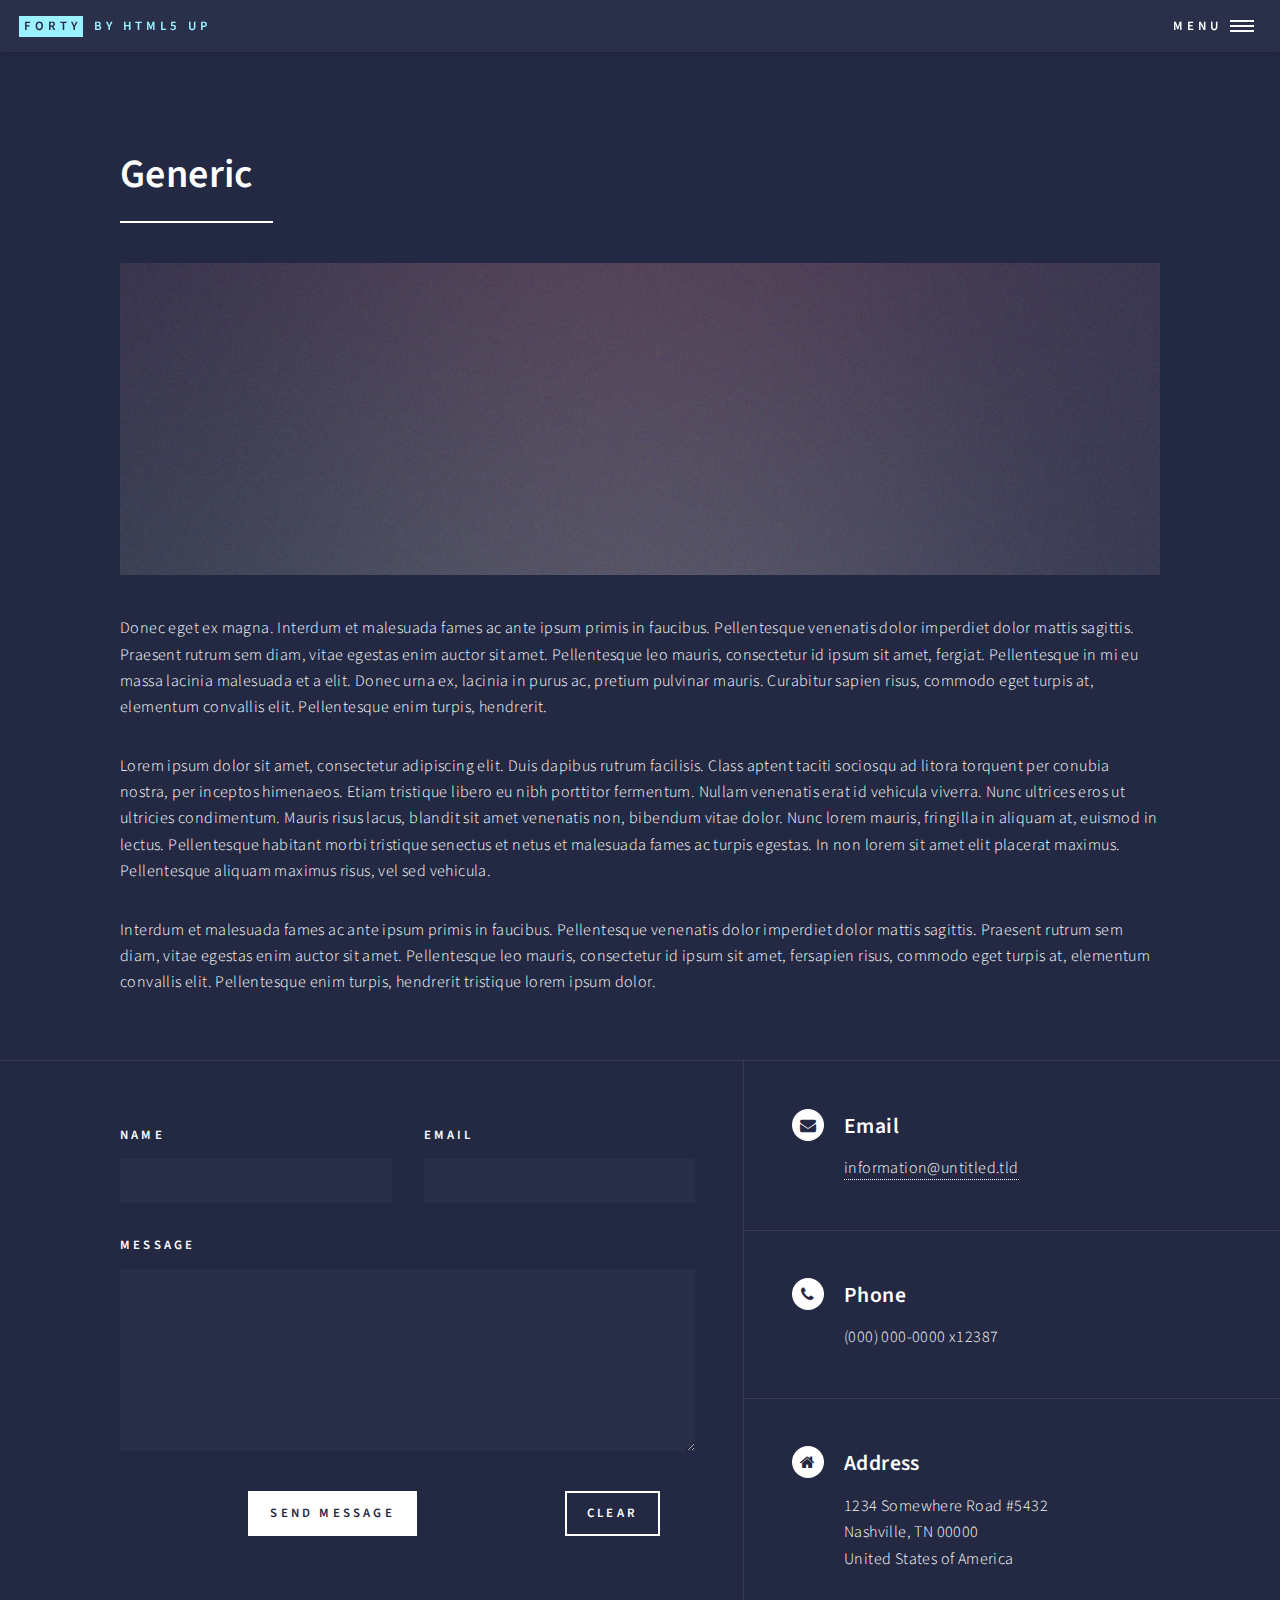
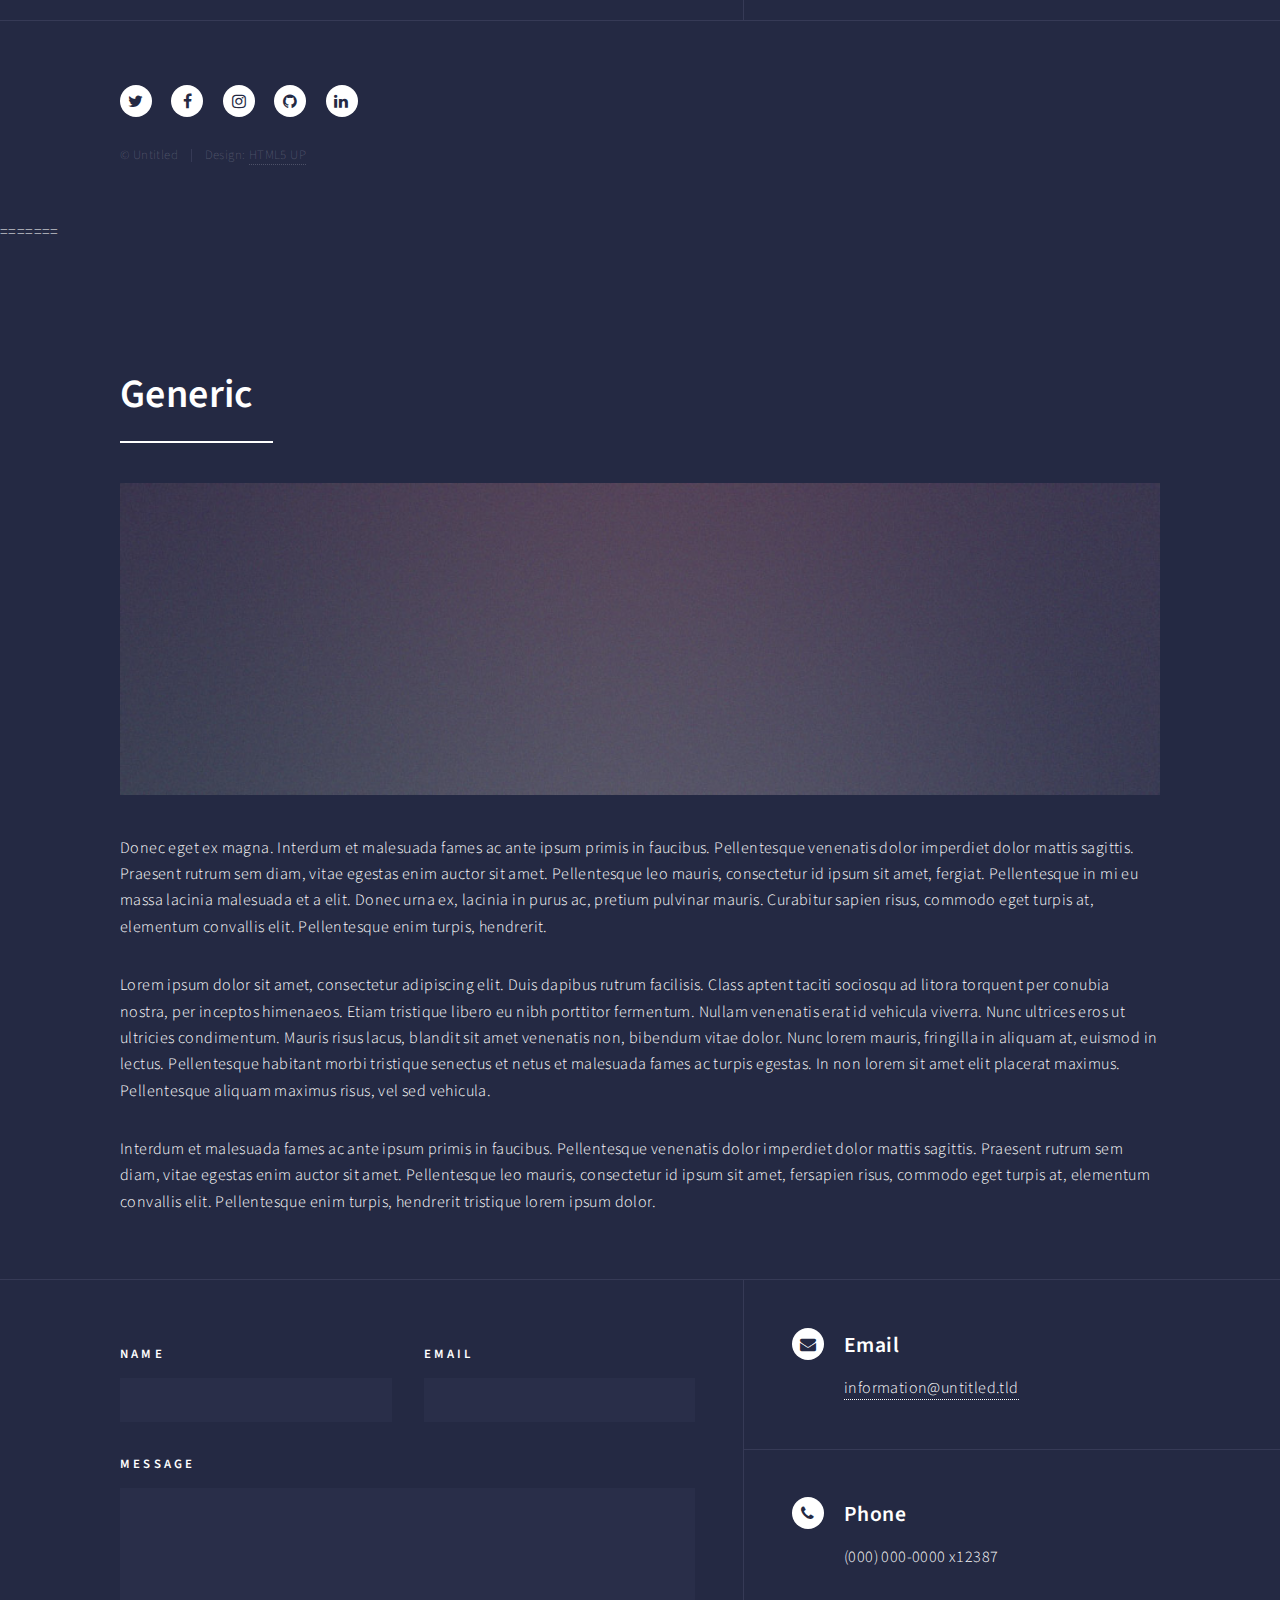
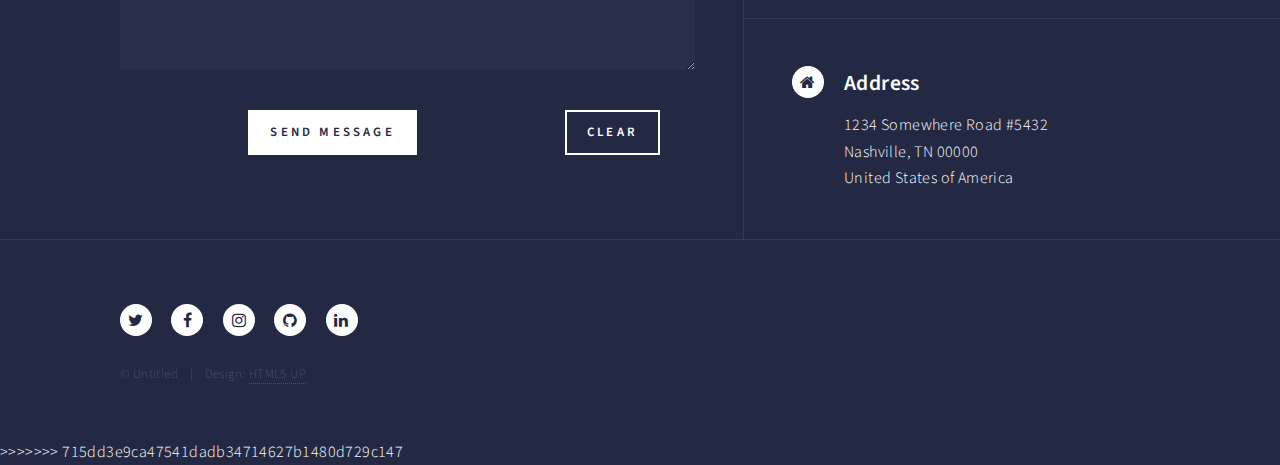
<file: generic.html>
<<<<<<< HEAD
<!DOCTYPE HTML>
<!--
	Forty by HTML5 UP
	html5up.net | @ajlkn
	Free for personal and commercial use under the CCA 3.0 license (html5up.net/license)
-->
<html>
	<head>
		<title>Generic - Forty by HTML5 UP</title>
		<meta charset="utf-8" />
		<meta name="viewport" content="width=device-width, initial-scale=1, user-scalable=no" />
		<!--[if lte IE 8]><script src="assets/js/ie/html5shiv.js"></script><![endif]-->
		<link rel="stylesheet" href="assets/css/main.css" />
		<!--[if lte IE 9]><link rel="stylesheet" href="assets/css/ie9.css" /><![endif]-->
		<!--[if lte IE 8]><link rel="stylesheet" href="assets/css/ie8.css" /><![endif]-->
	</head>
	<body>

		<!-- Wrapper -->
			<div id="wrapper">

				<!-- Header -->
					<header id="header">
						<a href="index.html" class="logo"><strong>Forty</strong> <span>by HTML5 UP</span></a>
						<nav>
							<a href="#menu">Menu</a>
						</nav>
					</header>

				<!-- Menu -->
					<nav id="menu">
						<ul class="links">
							<li><a href="index.html">Home</a></li>
							<li><a href="landing.html">Landing</a></li>
							<li><a href="generic.html">Generic</a></li>
							<li><a href="elements.html">Elements</a></li>
						</ul>
						<ul class="actions vertical">
							<li><a href="#" class="button special fit">Get Started</a></li>
							<li><a href="#" class="button fit">Log In</a></li>
						</ul>
					</nav>

				<!-- Main -->
					<div id="main" class="alt">

						<!-- One -->
							<section id="one">
								<div class="inner">
									<header class="major">
										<h1>Generic</h1>
									</header>
									<span class="image main"><img src="images/pic11.jpg" alt="" /></span>
									<p>Donec eget ex magna. Interdum et malesuada fames ac ante ipsum primis in faucibus. Pellentesque venenatis dolor imperdiet dolor mattis sagittis. Praesent rutrum sem diam, vitae egestas enim auctor sit amet. Pellentesque leo mauris, consectetur id ipsum sit amet, fergiat. Pellentesque in mi eu massa lacinia malesuada et a elit. Donec urna ex, lacinia in purus ac, pretium pulvinar mauris. Curabitur sapien risus, commodo eget turpis at, elementum convallis elit. Pellentesque enim turpis, hendrerit.</p>
									<p>Lorem ipsum dolor sit amet, consectetur adipiscing elit. Duis dapibus rutrum facilisis. Class aptent taciti sociosqu ad litora torquent per conubia nostra, per inceptos himenaeos. Etiam tristique libero eu nibh porttitor fermentum. Nullam venenatis erat id vehicula viverra. Nunc ultrices eros ut ultricies condimentum. Mauris risus lacus, blandit sit amet venenatis non, bibendum vitae dolor. Nunc lorem mauris, fringilla in aliquam at, euismod in lectus. Pellentesque habitant morbi tristique senectus et netus et malesuada fames ac turpis egestas. In non lorem sit amet elit placerat maximus. Pellentesque aliquam maximus risus, vel sed vehicula.</p>
									<p>Interdum et malesuada fames ac ante ipsum primis in faucibus. Pellentesque venenatis dolor imperdiet dolor mattis sagittis. Praesent rutrum sem diam, vitae egestas enim auctor sit amet. Pellentesque leo mauris, consectetur id ipsum sit amet, fersapien risus, commodo eget turpis at, elementum convallis elit. Pellentesque enim turpis, hendrerit tristique lorem ipsum dolor.</p>
								</div>
							</section>

					</div>

				<!-- Contact -->
					<section id="contact">
						<div class="inner">
							<section>
								<form method="post" action="#">
									<div class="field half first">
										<label for="name">Name</label>
										<input type="text" name="name" id="name" />
									</div>
									<div class="field half">
										<label for="email">Email</label>
										<input type="text" name="email" id="email" />
									</div>
									<div class="field">
										<label for="message">Message</label>
										<textarea name="message" id="message" rows="6"></textarea>
									</div>
									<ul class="actions">
										<li><input type="submit" value="Send Message" class="special" /></li>
										<li><input type="reset" value="Clear" /></li>
									</ul>
								</form>
							</section>
							<section class="split">
								<section>
									<div class="contact-method">
										<span class="icon alt fa-envelope"></span>
										<h3>Email</h3>
										<a href="#">information@untitled.tld</a>
									</div>
								</section>
								<section>
									<div class="contact-method">
										<span class="icon alt fa-phone"></span>
										<h3>Phone</h3>
										<span>(000) 000-0000 x12387</span>
									</div>
								</section>
								<section>
									<div class="contact-method">
										<span class="icon alt fa-home"></span>
										<h3>Address</h3>
										<span>1234 Somewhere Road #5432<br />
										Nashville, TN 00000<br />
										United States of America</span>
									</div>
								</section>
							</section>
						</div>
					</section>

				<!-- Footer -->
					<footer id="footer">
						<div class="inner">
							<ul class="icons">
								<li><a href="#" class="icon alt fa-twitter"><span class="label">Twitter</span></a></li>
								<li><a href="#" class="icon alt fa-facebook"><span class="label">Facebook</span></a></li>
								<li><a href="#" class="icon alt fa-instagram"><span class="label">Instagram</span></a></li>
								<li><a href="#" class="icon alt fa-github"><span class="label">GitHub</span></a></li>
								<li><a href="#" class="icon alt fa-linkedin"><span class="label">LinkedIn</span></a></li>
							</ul>
							<ul class="copyright">
								<li>&copy; Untitled</li><li>Design: <a href="https://html5up.net">HTML5 UP</a></li>
							</ul>
						</div>
					</footer>

			</div>

		<!-- Scripts -->
			<script src="assets/js/jquery.min.js"></script>
			<script src="assets/js/jquery.scrolly.min.js"></script>
			<script src="assets/js/jquery.scrollex.min.js"></script>
			<script src="assets/js/skel.min.js"></script>
			<script src="assets/js/util.js"></script>
			<!--[if lte IE 8]><script src="assets/js/ie/respond.min.js"></script><![endif]-->
			<script src="assets/js/main.js"></script>

	</body>
=======
<!DOCTYPE HTML>
<!--
	Forty by HTML5 UP
	html5up.net | @ajlkn
	Free for personal and commercial use under the CCA 3.0 license (html5up.net/license)
-->
<html>
	<head>
		<title>Generic - Forty by HTML5 UP</title>
		<meta charset="utf-8" />
		<meta name="viewport" content="width=device-width, initial-scale=1, user-scalable=no" />
		<!--[if lte IE 8]><script src="assets/js/ie/html5shiv.js"></script><![endif]-->
		<link rel="stylesheet" href="assets/css/main.css" />
		<!--[if lte IE 9]><link rel="stylesheet" href="assets/css/ie9.css" /><![endif]-->
		<!--[if lte IE 8]><link rel="stylesheet" href="assets/css/ie8.css" /><![endif]-->
	</head>
	<body>

		<!-- Wrapper -->
			<div id="wrapper">

				<!-- Header -->
					<header id="header">
						<a href="index.html" class="logo"><strong>Forty</strong> <span>by HTML5 UP</span></a>
						<nav>
							<a href="#menu">Menu</a>
						</nav>
					</header>

				<!-- Menu -->
					<nav id="menu">
						<ul class="links">
							<li><a href="index.html">Home</a></li>
							<li><a href="landing.html">Landing</a></li>
							<li><a href="generic.html">Generic</a></li>
							<li><a href="elements.html">Elements</a></li>
						</ul>
						<ul class="actions vertical">
							<li><a href="#" class="button special fit">Get Started</a></li>
							<li><a href="#" class="button fit">Log In</a></li>
						</ul>
					</nav>

				<!-- Main -->
					<div id="main" class="alt">

						<!-- One -->
							<section id="one">
								<div class="inner">
									<header class="major">
										<h1>Generic</h1>
									</header>
									<span class="image main"><img src="images/pic11.jpg" alt="" /></span>
									<p>Donec eget ex magna. Interdum et malesuada fames ac ante ipsum primis in faucibus. Pellentesque venenatis dolor imperdiet dolor mattis sagittis. Praesent rutrum sem diam, vitae egestas enim auctor sit amet. Pellentesque leo mauris, consectetur id ipsum sit amet, fergiat. Pellentesque in mi eu massa lacinia malesuada et a elit. Donec urna ex, lacinia in purus ac, pretium pulvinar mauris. Curabitur sapien risus, commodo eget turpis at, elementum convallis elit. Pellentesque enim turpis, hendrerit.</p>
									<p>Lorem ipsum dolor sit amet, consectetur adipiscing elit. Duis dapibus rutrum facilisis. Class aptent taciti sociosqu ad litora torquent per conubia nostra, per inceptos himenaeos. Etiam tristique libero eu nibh porttitor fermentum. Nullam venenatis erat id vehicula viverra. Nunc ultrices eros ut ultricies condimentum. Mauris risus lacus, blandit sit amet venenatis non, bibendum vitae dolor. Nunc lorem mauris, fringilla in aliquam at, euismod in lectus. Pellentesque habitant morbi tristique senectus et netus et malesuada fames ac turpis egestas. In non lorem sit amet elit placerat maximus. Pellentesque aliquam maximus risus, vel sed vehicula.</p>
									<p>Interdum et malesuada fames ac ante ipsum primis in faucibus. Pellentesque venenatis dolor imperdiet dolor mattis sagittis. Praesent rutrum sem diam, vitae egestas enim auctor sit amet. Pellentesque leo mauris, consectetur id ipsum sit amet, fersapien risus, commodo eget turpis at, elementum convallis elit. Pellentesque enim turpis, hendrerit tristique lorem ipsum dolor.</p>
								</div>
							</section>

					</div>

				<!-- Contact -->
					<section id="contact">
						<div class="inner">
							<section>
								<form method="post" action="#">
									<div class="field half first">
										<label for="name">Name</label>
										<input type="text" name="name" id="name" />
									</div>
									<div class="field half">
										<label for="email">Email</label>
										<input type="text" name="email" id="email" />
									</div>
									<div class="field">
										<label for="message">Message</label>
										<textarea name="message" id="message" rows="6"></textarea>
									</div>
									<ul class="actions">
										<li><input type="submit" value="Send Message" class="special" /></li>
										<li><input type="reset" value="Clear" /></li>
									</ul>
								</form>
							</section>
							<section class="split">
								<section>
									<div class="contact-method">
										<span class="icon alt fa-envelope"></span>
										<h3>Email</h3>
										<a href="#">information@untitled.tld</a>
									</div>
								</section>
								<section>
									<div class="contact-method">
										<span class="icon alt fa-phone"></span>
										<h3>Phone</h3>
										<span>(000) 000-0000 x12387</span>
									</div>
								</section>
								<section>
									<div class="contact-method">
										<span class="icon alt fa-home"></span>
										<h3>Address</h3>
										<span>1234 Somewhere Road #5432<br />
										Nashville, TN 00000<br />
										United States of America</span>
									</div>
								</section>
							</section>
						</div>
					</section>

				<!-- Footer -->
					<footer id="footer">
						<div class="inner">
							<ul class="icons">
								<li><a href="#" class="icon alt fa-twitter"><span class="label">Twitter</span></a></li>
								<li><a href="#" class="icon alt fa-facebook"><span class="label">Facebook</span></a></li>
								<li><a href="#" class="icon alt fa-instagram"><span class="label">Instagram</span></a></li>
								<li><a href="#" class="icon alt fa-github"><span class="label">GitHub</span></a></li>
								<li><a href="#" class="icon alt fa-linkedin"><span class="label">LinkedIn</span></a></li>
							</ul>
							<ul class="copyright">
								<li>&copy; Untitled</li><li>Design: <a href="https://html5up.net">HTML5 UP</a></li>
							</ul>
						</div>
					</footer>

			</div>

		<!-- Scripts -->
			<script src="assets/js/jquery.min.js"></script>
			<script src="assets/js/jquery.scrolly.min.js"></script>
			<script src="assets/js/jquery.scrollex.min.js"></script>
			<script src="assets/js/skel.min.js"></script>
			<script src="assets/js/util.js"></script>
			<!--[if lte IE 8]><script src="assets/js/ie/respond.min.js"></script><![endif]-->
			<script src="assets/js/main.js"></script>

	</body>
>>>>>>> 715dd3e9ca47541dadb34714627b1480d729c147
</html>
</file>
<file: assets/css/ie9.css>
/*
	Forty by HTML5 UP
	html5up.net | @ajlkn
	Free for personal and commercial use under the CCA 3.0 license (html5up.net/license)
*/

/* Spotlights */

	.spotlights > section:after {
		content: '';
		display: block;
		clear: both;
	}

	.spotlights > section > .image {
		float: left;
	}

	.spotlights > section > .content {
		float: left;
	}

/* Tiles */

	.tiles:after {
		content: '';
		display: block;
		clear: both;
	}

	.tiles article {
		padding: 8em 4em 6em 4em ;
		float: left;
		height: auto;
		max-height: none;
		min-height: 0;
	}

/* Header */

	#header .logo {
		position: absolute;
		top: 0;
		left: 0;
	}

	#header nav {
		position: absolute;
		top: 0;
		right: 0;
	}

/* Banner */

	#banner {
		padding: 7em 0 4em 0 ;
		background-attachment: scroll;
		height: auto;
		max-height: none;
		min-height: 0;
	}

		#banner > .inner .content {
			display: block;
		}

			#banner > .inner .content > * {
				margin-left: 0;
				margin: 0 0 2em 0;
			}

		#banner.major {
			height: auto;
			max-height: none;
			min-height: 0;
		}

/* Contact */

	#contact:after {
		content: '';
		display: block;
		clear: both;
	}

	#contact > .inner > * {
		float: left;
	}

/* Menu */

	#menu .inner {
		margin: 0 auto;
	}
</file>
<file: assets/css/ie8.css>
/*
	Forty by HTML5 UP
	html5up.net | @ajlkn
	Free for personal and commercial use under the CCA 3.0 license (html5up.net/license)
*/

/* Button */

	.button {
		border: solid 2px !important;
	}

		.button.next {
			padding-right: 1.75em;
		}

			.button.next:before, .button.next:after {
				display: none;
			}

/* Tiles */

	.tiles article {
		width: 50%;
		-ms-behavior: url("assets/js/ie/backgroundsize.min.htc");
		background-size: cover;
	}

/* Banner */

	#banner {
		-ms-behavior: url("assets/js/ie/backgroundsize.min.htc");
	}

		#banner:after {
			display: none;
		}

/* Menu */

	#menu {
		background: #242943;
	}
</file>
<file: assets/css/main.css>
@import url(font-awesome.min.css);
@import url("https://fonts.googleapis.com/css?family=Source+Sans+Pro:300,300italic,600,600italic");

/*
	Forty by HTML5 UP
	html5up.net | @ajlkn
	Free for personal and commercial use under the CCA 3.0 license (html5up.net/license)
*/

/* Reset */

	html, body, div, span, applet, object, iframe, h1, h2, h3, h4, h5, h6, p, blockquote, pre, a, abbr, acronym, address, big, cite, code, del, dfn, em, img, ins, kbd, q, s, samp, small, strike, strong, sub, sup, tt, var, b, u, i, center, dl, dt, dd, ol, ul, li, fieldset, form, label, legend, table, caption, tbody, tfoot, thead, tr, th, td, article, aside, canvas, details, embed, figure, figcaption, footer, header, hgroup, menu, nav, output, ruby, section, summary, time, mark, audio, video {
		margin: 0;
		padding: 0;
		border: 0;
		font-size: 100%;
		font: inherit;
		vertical-align: baseline;
	}

	article, aside, details, figcaption, figure, footer, header, hgroup, menu, nav, section {
		display: block;
	}

	body {
		line-height: 1;
	}

	ol, ul {
		list-style: none;
	}

	blockquote, q {
		quotes: none;
	}

	blockquote:before, blockquote:after, q:before, q:after {
		content: '';
		content: none;
	}

	table {
		border-collapse: collapse;
		border-spacing: 0;
	}

	body {
		-webkit-text-size-adjust: none;
	}

/* Box Model */

	*, *:before, *:after {
		-moz-box-sizing: border-box;
		-webkit-box-sizing: border-box;
		box-sizing: border-box;
	}

/* Grid */

	.row {
		border-bottom: solid 1px transparent;
		-moz-box-sizing: border-box;
		-webkit-box-sizing: border-box;
		box-sizing: border-box;
	}

	.row > * {
		float: left;
		-moz-box-sizing: border-box;
		-webkit-box-sizing: border-box;
		box-sizing: border-box;
	}

	.row:after, .row:before {
		content: '';
		display: block;
		clear: both;
		height: 0;
	}

	.row.uniform > * > :first-child {
		margin-top: 0;
	}

	.row.uniform > * > :last-child {
		margin-bottom: 0;
	}

	.row.\30 \25 > * {
		padding: 0 0 0 0em;
	}

	.row.\30 \25 {
		margin: 0 0 -1px 0em;
	}

	.row.uniform.\30 \25 > * {
		padding: 0em 0 0 0em;
	}

	.row.uniform.\30 \25 {
		margin: 0em 0 -1px 0em;
	}

	.row > * {
		padding: 0 0 0 2em;
	}

	.row {
		margin: 0 0 -1px -2em;
	}

	.row.uniform > * {
		padding: 2em 0 0 2em;
	}

	.row.uniform {
		margin: -2em 0 -1px -2em;
	}

	.row.\32 00\25 > * {
		padding: 0 0 0 4em;
	}

	.row.\32 00\25 {
		margin: 0 0 -1px -4em;
	}

	.row.uniform.\32 00\25 > * {
		padding: 4em 0 0 4em;
	}

	.row.uniform.\32 00\25 {
		margin: -4em 0 -1px -4em;
	}

	.row.\31 50\25 > * {
		padding: 0 0 0 3em;
	}

	.row.\31 50\25 {
		margin: 0 0 -1px -3em;
	}

	.row.uniform.\31 50\25 > * {
		padding: 3em 0 0 3em;
	}

	.row.uniform.\31 50\25 {
		margin: -3em 0 -1px -3em;
	}

	.row.\35 0\25 > * {
		padding: 0 0 0 1em;
	}

	.row.\35 0\25 {
		margin: 0 0 -1px -1em;
	}

	.row.uniform.\35 0\25 > * {
		padding: 1em 0 0 1em;
	}

	.row.uniform.\35 0\25 {
		margin: -1em 0 -1px -1em;
	}

	.row.\32 5\25 > * {
		padding: 0 0 0 0.5em;
	}

	.row.\32 5\25 {
		margin: 0 0 -1px -0.5em;
	}

	.row.uniform.\32 5\25 > * {
		padding: 0.5em 0 0 0.5em;
	}

	.row.uniform.\32 5\25 {
		margin: -0.5em 0 -1px -0.5em;
	}

	.\31 2u, .\31 2u\24 {
		width: 100%;
		clear: none;
		margin-left: 0;
	}

	.\31 1u, .\31 1u\24 {
		width: 91.6666666667%;
		clear: none;
		margin-left: 0;
	}

	.\31 0u, .\31 0u\24 {
		width: 83.3333333333%;
		clear: none;
		margin-left: 0;
	}

	.\39 u, .\39 u\24 {
		width: 75%;
		clear: none;
		margin-left: 0;
	}

	.\38 u, .\38 u\24 {
		width: 66.6666666667%;
		clear: none;
		margin-left: 0;
	}

	.\37 u, .\37 u\24 {
		width: 58.3333333333%;
		clear: none;
		margin-left: 0;
	}

	.\36 u, .\36 u\24 {
		width: 50%;
		clear: none;
		margin-left: 0;
	}

	.\35 u, .\35 u\24 {
		width: 41.6666666667%;
		clear: none;
		margin-left: 0;
	}

	.\34 u, .\34 u\24 {
		width: 33.3333333333%;
		clear: none;
		margin-left: 0;
	}

	.\33 u, .\33 u\24 {
		width: 25%;
		clear: none;
		margin-left: 0;
	}

	.\32 u, .\32 u\24 {
		width: 16.6666666667%;
		clear: none;
		margin-left: 0;
	}

	.\31 u, .\31 u\24 {
		width: 8.3333333333%;
		clear: none;
		margin-left: 0;
	}

	.\31 2u\24 + *,
	.\31 1u\24 + *,
	.\31 0u\24 + *,
	.\39 u\24 + *,
	.\38 u\24 + *,
	.\37 u\24 + *,
	.\36 u\24 + *,
	.\35 u\24 + *,
	.\34 u\24 + *,
	.\33 u\24 + *,
	.\32 u\24 + *,
	.\31 u\24 + * {
		clear: left;
	}

	.\-11u {
		margin-left: 91.66667%;
	}

	.\-10u {
		margin-left: 83.33333%;
	}

	.\-9u {
		margin-left: 75%;
	}

	.\-8u {
		margin-left: 66.66667%;
	}

	.\-7u {
		margin-left: 58.33333%;
	}

	.\-6u {
		margin-left: 50%;
	}

	.\-5u {
		margin-left: 41.66667%;
	}

	.\-4u {
		margin-left: 33.33333%;
	}

	.\-3u {
		margin-left: 25%;
	}

	.\-2u {
		margin-left: 16.66667%;
	}

	.\-1u {
		margin-left: 8.33333%;
	}

	@media screen and (max-width: 1680px) {

		.row > * {
			padding: 0 0 0 2em;
		}

		.row {
			margin: 0 0 -1px -2em;
		}

		.row.uniform > * {
			padding: 2em 0 0 2em;
		}

		.row.uniform {
			margin: -2em 0 -1px -2em;
		}

		.row.\32 00\25 > * {
			padding: 0 0 0 4em;
		}

		.row.\32 00\25 {
			margin: 0 0 -1px -4em;
		}

		.row.uniform.\32 00\25 > * {
			padding: 4em 0 0 4em;
		}

		.row.uniform.\32 00\25 {
			margin: -4em 0 -1px -4em;
		}

		.row.\31 50\25 > * {
			padding: 0 0 0 3em;
		}

		.row.\31 50\25 {
			margin: 0 0 -1px -3em;
		}

		.row.uniform.\31 50\25 > * {
			padding: 3em 0 0 3em;
		}

		.row.uniform.\31 50\25 {
			margin: -3em 0 -1px -3em;
		}

		.row.\35 0\25 > * {
			padding: 0 0 0 1em;
		}

		.row.\35 0\25 {
			margin: 0 0 -1px -1em;
		}

		.row.uniform.\35 0\25 > * {
			padding: 1em 0 0 1em;
		}

		.row.uniform.\35 0\25 {
			margin: -1em 0 -1px -1em;
		}

		.row.\32 5\25 > * {
			padding: 0 0 0 0.5em;
		}

		.row.\32 5\25 {
			margin: 0 0 -1px -0.5em;
		}

		.row.uniform.\32 5\25 > * {
			padding: 0.5em 0 0 0.5em;
		}

		.row.uniform.\32 5\25 {
			margin: -0.5em 0 -1px -0.5em;
		}

		.\31 2u\28xlarge\29, .\31 2u\24\28xlarge\29 {
			width: 100%;
			clear: none;
			margin-left: 0;
		}

		.\31 1u\28xlarge\29, .\31 1u\24\28xlarge\29 {
			width: 91.6666666667%;
			clear: none;
			margin-left: 0;
		}

		.\31 0u\28xlarge\29, .\31 0u\24\28xlarge\29 {
			width: 83.3333333333%;
			clear: none;
			margin-left: 0;
		}

		.\39 u\28xlarge\29, .\39 u\24\28xlarge\29 {
			width: 75%;
			clear: none;
			margin-left: 0;
		}

		.\38 u\28xlarge\29, .\38 u\24\28xlarge\29 {
			width: 66.6666666667%;
			clear: none;
			margin-left: 0;
		}

		.\37 u\28xlarge\29, .\37 u\24\28xlarge\29 {
			width: 58.3333333333%;
			clear: none;
			margin-left: 0;
		}

		.\36 u\28xlarge\29, .\36 u\24\28xlarge\29 {
			width: 50%;
			clear: none;
			margin-left: 0;
		}

		.\35 u\28xlarge\29, .\35 u\24\28xlarge\29 {
			width: 41.6666666667%;
			clear: none;
			margin-left: 0;
		}

		.\34 u\28xlarge\29, .\34 u\24\28xlarge\29 {
			width: 33.3333333333%;
			clear: none;
			margin-left: 0;
		}

		.\33 u\28xlarge\29, .\33 u\24\28xlarge\29 {
			width: 25%;
			clear: none;
			margin-left: 0;
		}

		.\32 u\28xlarge\29, .\32 u\24\28xlarge\29 {
			width: 16.6666666667%;
			clear: none;
			margin-left: 0;
		}

		.\31 u\28xlarge\29, .\31 u\24\28xlarge\29 {
			width: 8.3333333333%;
			clear: none;
			margin-left: 0;
		}

		.\31 2u\24\28xlarge\29 + *,
		.\31 1u\24\28xlarge\29 + *,
		.\31 0u\24\28xlarge\29 + *,
		.\39 u\24\28xlarge\29 + *,
		.\38 u\24\28xlarge\29 + *,
		.\37 u\24\28xlarge\29 + *,
		.\36 u\24\28xlarge\29 + *,
		.\35 u\24\28xlarge\29 + *,
		.\34 u\24\28xlarge\29 + *,
		.\33 u\24\28xlarge\29 + *,
		.\32 u\24\28xlarge\29 + *,
		.\31 u\24\28xlarge\29 + * {
			clear: left;
		}

		.\-11u\28xlarge\29 {
			margin-left: 91.66667%;
		}

		.\-10u\28xlarge\29 {
			margin-left: 83.33333%;
		}

		.\-9u\28xlarge\29 {
			margin-left: 75%;
		}

		.\-8u\28xlarge\29 {
			margin-left: 66.66667%;
		}

		.\-7u\28xlarge\29 {
			margin-left: 58.33333%;
		}

		.\-6u\28xlarge\29 {
			margin-left: 50%;
		}

		.\-5u\28xlarge\29 {
			margin-left: 41.66667%;
		}

		.\-4u\28xlarge\29 {
			margin-left: 33.33333%;
		}

		.\-3u\28xlarge\29 {
			margin-left: 25%;
		}

		.\-2u\28xlarge\29 {
			margin-left: 16.66667%;
		}

		.\-1u\28xlarge\29 {
			margin-left: 8.33333%;
		}

	}

	@media screen and (max-width: 1280px) {

		.row > * {
			padding: 0 0 0 1.5em;
		}

		.row {
			margin: 0 0 -1px -1.5em;
		}

		.row.uniform > * {
			padding: 1.5em 0 0 1.5em;
		}

		.row.uniform {
			margin: -1.5em 0 -1px -1.5em;
		}

		.row.\32 00\25 > * {
			padding: 0 0 0 3em;
		}

		.row.\32 00\25 {
			margin: 0 0 -1px -3em;
		}

		.row.uniform.\32 00\25 > * {
			padding: 3em 0 0 3em;
		}

		.row.uniform.\32 00\25 {
			margin: -3em 0 -1px -3em;
		}

		.row.\31 50\25 > * {
			padding: 0 0 0 2.25em;
		}

		.row.\31 50\25 {
			margin: 0 0 -1px -2.25em;
		}

		.row.uniform.\31 50\25 > * {
			padding: 2.25em 0 0 2.25em;
		}

		.row.uniform.\31 50\25 {
			margin: -2.25em 0 -1px -2.25em;
		}

		.row.\35 0\25 > * {
			padding: 0 0 0 0.75em;
		}

		.row.\35 0\25 {
			margin: 0 0 -1px -0.75em;
		}

		.row.uniform.\35 0\25 > * {
			padding: 0.75em 0 0 0.75em;
		}

		.row.uniform.\35 0\25 {
			margin: -0.75em 0 -1px -0.75em;
		}

		.row.\32 5\25 > * {
			padding: 0 0 0 0.375em;
		}

		.row.\32 5\25 {
			margin: 0 0 -1px -0.375em;
		}

		.row.uniform.\32 5\25 > * {
			padding: 0.375em 0 0 0.375em;
		}

		.row.uniform.\32 5\25 {
			margin: -0.375em 0 -1px -0.375em;
		}

		.\31 2u\28large\29, .\31 2u\24\28large\29 {
			width: 100%;
			clear: none;
			margin-left: 0;
		}

		.\31 1u\28large\29, .\31 1u\24\28large\29 {
			width: 91.6666666667%;
			clear: none;
			margin-left: 0;
		}

		.\31 0u\28large\29, .\31 0u\24\28large\29 {
			width: 83.3333333333%;
			clear: none;
			margin-left: 0;
		}

		.\39 u\28large\29, .\39 u\24\28large\29 {
			width: 75%;
			clear: none;
			margin-left: 0;
		}

		.\38 u\28large\29, .\38 u\24\28large\29 {
			width: 66.6666666667%;
			clear: none;
			margin-left: 0;
		}

		.\37 u\28large\29, .\37 u\24\28large\29 {
			width: 58.3333333333%;
			clear: none;
			margin-left: 0;
		}

		.\36 u\28large\29, .\36 u\24\28large\29 {
			width: 50%;
			clear: none;
			margin-left: 0;
		}

		.\35 u\28large\29, .\35 u\24\28large\29 {
			width: 41.6666666667%;
			clear: none;
			margin-left: 0;
		}

		.\34 u\28large\29, .\34 u\24\28large\29 {
			width: 33.3333333333%;
			clear: none;
			margin-left: 0;
		}

		.\33 u\28large\29, .\33 u\24\28large\29 {
			width: 25%;
			clear: none;
			margin-left: 0;
		}

		.\32 u\28large\29, .\32 u\24\28large\29 {
			width: 16.6666666667%;
			clear: none;
			margin-left: 0;
		}

		.\31 u\28large\29, .\31 u\24\28large\29 {
			width: 8.3333333333%;
			clear: none;
			margin-left: 0;
		}

		.\31 2u\24\28large\29 + *,
		.\31 1u\24\28large\29 + *,
		.\31 0u\24\28large\29 + *,
		.\39 u\24\28large\29 + *,
		.\38 u\24\28large\29 + *,
		.\37 u\24\28large\29 + *,
		.\36 u\24\28large\29 + *,
		.\35 u\24\28large\29 + *,
		.\34 u\24\28large\29 + *,
		.\33 u\24\28large\29 + *,
		.\32 u\24\28large\29 + *,
		.\31 u\24\28large\29 + * {
			clear: left;
		}

		.\-11u\28large\29 {
			margin-left: 91.66667%;
		}

		.\-10u\28large\29 {
			margin-left: 83.33333%;
		}

		.\-9u\28large\29 {
			margin-left: 75%;
		}

		.\-8u\28large\29 {
			margin-left: 66.66667%;
		}

		.\-7u\28large\29 {
			margin-left: 58.33333%;
		}

		.\-6u\28large\29 {
			margin-left: 50%;
		}

		.\-5u\28large\29 {
			margin-left: 41.66667%;
		}

		.\-4u\28large\29 {
			margin-left: 33.33333%;
		}

		.\-3u\28large\29 {
			margin-left: 25%;
		}

		.\-2u\28large\29 {
			margin-left: 16.66667%;
		}

		.\-1u\28large\29 {
			margin-left: 8.33333%;
		}

	}

	@media screen and (max-width: 980px) {

		.row > * {
			padding: 0 0 0 1.5em;
		}

		.row {
			margin: 0 0 -1px -1.5em;
		}

		.row.uniform > * {
			padding: 1.5em 0 0 1.5em;
		}

		.row.uniform {
			margin: -1.5em 0 -1px -1.5em;
		}

		.row.\32 00\25 > * {
			padding: 0 0 0 3em;
		}

		.row.\32 00\25 {
			margin: 0 0 -1px -3em;
		}

		.row.uniform.\32 00\25 > * {
			padding: 3em 0 0 3em;
		}

		.row.uniform.\32 00\25 {
			margin: -3em 0 -1px -3em;
		}

		.row.\31 50\25 > * {
			padding: 0 0 0 2.25em;
		}

		.row.\31 50\25 {
			margin: 0 0 -1px -2.25em;
		}

		.row.uniform.\31 50\25 > * {
			padding: 2.25em 0 0 2.25em;
		}

		.row.uniform.\31 50\25 {
			margin: -2.25em 0 -1px -2.25em;
		}

		.row.\35 0\25 > * {
			padding: 0 0 0 0.75em;
		}

		.row.\35 0\25 {
			margin: 0 0 -1px -0.75em;
		}

		.row.uniform.\35 0\25 > * {
			padding: 0.75em 0 0 0.75em;
		}

		.row.uniform.\35 0\25 {
			margin: -0.75em 0 -1px -0.75em;
		}

		.row.\32 5\25 > * {
			padding: 0 0 0 0.375em;
		}

		.row.\32 5\25 {
			margin: 0 0 -1px -0.375em;
		}

		.row.uniform.\32 5\25 > * {
			padding: 0.375em 0 0 0.375em;
		}

		.row.uniform.\32 5\25 {
			margin: -0.375em 0 -1px -0.375em;
		}

		.\31 2u\28medium\29, .\31 2u\24\28medium\29 {
			width: 100%;
			clear: none;
			margin-left: 0;
		}

		.\31 1u\28medium\29, .\31 1u\24\28medium\29 {
			width: 91.6666666667%;
			clear: none;
			margin-left: 0;
		}

		.\31 0u\28medium\29, .\31 0u\24\28medium\29 {
			width: 83.3333333333%;
			clear: none;
			margin-left: 0;
		}

		.\39 u\28medium\29, .\39 u\24\28medium\29 {
			width: 75%;
			clear: none;
			margin-left: 0;
		}

		.\38 u\28medium\29, .\38 u\24\28medium\29 {
			width: 66.6666666667%;
			clear: none;
			margin-left: 0;
		}

		.\37 u\28medium\29, .\37 u\24\28medium\29 {
			width: 58.3333333333%;
			clear: none;
			margin-left: 0;
		}

		.\36 u\28medium\29, .\36 u\24\28medium\29 {
			width: 50%;
			clear: none;
			margin-left: 0;
		}

		.\35 u\28medium\29, .\35 u\24\28medium\29 {
			width: 41.6666666667%;
			clear: none;
			margin-left: 0;
		}

		.\34 u\28medium\29, .\34 u\24\28medium\29 {
			width: 33.3333333333%;
			clear: none;
			margin-left: 0;
		}

		.\33 u\28medium\29, .\33 u\24\28medium\29 {
			width: 25%;
			clear: none;
			margin-left: 0;
		}

		.\32 u\28medium\29, .\32 u\24\28medium\29 {
			width: 16.6666666667%;
			clear: none;
			margin-left: 0;
		}

		.\31 u\28medium\29, .\31 u\24\28medium\29 {
			width: 8.3333333333%;
			clear: none;
			margin-left: 0;
		}

		.\31 2u\24\28medium\29 + *,
		.\31 1u\24\28medium\29 + *,
		.\31 0u\24\28medium\29 + *,
		.\39 u\24\28medium\29 + *,
		.\38 u\24\28medium\29 + *,
		.\37 u\24\28medium\29 + *,
		.\36 u\24\28medium\29 + *,
		.\35 u\24\28medium\29 + *,
		.\34 u\24\28medium\29 + *,
		.\33 u\24\28medium\29 + *,
		.\32 u\24\28medium\29 + *,
		.\31 u\24\28medium\29 + * {
			clear: left;
		}

		.\-11u\28medium\29 {
			margin-left: 91.66667%;
		}

		.\-10u\28medium\29 {
			margin-left: 83.33333%;
		}

		.\-9u\28medium\29 {
			margin-left: 75%;
		}

		.\-8u\28medium\29 {
			margin-left: 66.66667%;
		}

		.\-7u\28medium\29 {
			margin-left: 58.33333%;
		}

		.\-6u\28medium\29 {
			margin-left: 50%;
		}

		.\-5u\28medium\29 {
			margin-left: 41.66667%;
		}

		.\-4u\28medium\29 {
			margin-left: 33.33333%;
		}

		.\-3u\28medium\29 {
			margin-left: 25%;
		}

		.\-2u\28medium\29 {
			margin-left: 16.66667%;
		}

		.\-1u\28medium\29 {
			margin-left: 8.33333%;
		}

	}

	@media screen and (max-width: 736px) {

		.row > * {
			padding: 0 0 0 1.25em;
		}

		.row {
			margin: 0 0 -1px -1.25em;
		}

		.row.uniform > * {
			padding: 1.25em 0 0 1.25em;
		}

		.row.uniform {
			margin: -1.25em 0 -1px -1.25em;
		}

		.row.\32 00\25 > * {
			padding: 0 0 0 2.5em;
		}

		.row.\32 00\25 {
			margin: 0 0 -1px -2.5em;
		}

		.row.uniform.\32 00\25 > * {
			padding: 2.5em 0 0 2.5em;
		}

		.row.uniform.\32 00\25 {
			margin: -2.5em 0 -1px -2.5em;
		}

		.row.\31 50\25 > * {
			padding: 0 0 0 1.875em;
		}

		.row.\31 50\25 {
			margin: 0 0 -1px -1.875em;
		}

		.row.uniform.\31 50\25 > * {
			padding: 1.875em 0 0 1.875em;
		}

		.row.uniform.\31 50\25 {
			margin: -1.875em 0 -1px -1.875em;
		}

		.row.\35 0\25 > * {
			padding: 0 0 0 0.625em;
		}

		.row.\35 0\25 {
			margin: 0 0 -1px -0.625em;
		}

		.row.uniform.\35 0\25 > * {
			padding: 0.625em 0 0 0.625em;
		}

		.row.uniform.\35 0\25 {
			margin: -0.625em 0 -1px -0.625em;
		}

		.row.\32 5\25 > * {
			padding: 0 0 0 0.3125em;
		}

		.row.\32 5\25 {
			margin: 0 0 -1px -0.3125em;
		}

		.row.uniform.\32 5\25 > * {
			padding: 0.3125em 0 0 0.3125em;
		}

		.row.uniform.\32 5\25 {
			margin: -0.3125em 0 -1px -0.3125em;
		}

		.\31 2u\28small\29, .\31 2u\24\28small\29 {
			width: 100%;
			clear: none;
			margin-left: 0;
		}

		.\31 1u\28small\29, .\31 1u\24\28small\29 {
			width: 91.6666666667%;
			clear: none;
			margin-left: 0;
		}

		.\31 0u\28small\29, .\31 0u\24\28small\29 {
			width: 83.3333333333%;
			clear: none;
			margin-left: 0;
		}

		.\39 u\28small\29, .\39 u\24\28small\29 {
			width: 75%;
			clear: none;
			margin-left: 0;
		}

		.\38 u\28small\29, .\38 u\24\28small\29 {
			width: 66.6666666667%;
			clear: none;
			margin-left: 0;
		}

		.\37 u\28small\29, .\37 u\24\28small\29 {
			width: 58.3333333333%;
			clear: none;
			margin-left: 0;
		}

		.\36 u\28small\29, .\36 u\24\28small\29 {
			width: 50%;
			clear: none;
			margin-left: 0;
		}

		.\35 u\28small\29, .\35 u\24\28small\29 {
			width: 41.6666666667%;
			clear: none;
			margin-left: 0;
		}

		.\34 u\28small\29, .\34 u\24\28small\29 {
			width: 33.3333333333%;
			clear: none;
			margin-left: 0;
		}

		.\33 u\28small\29, .\33 u\24\28small\29 {
			width: 25%;
			clear: none;
			margin-left: 0;
		}

		.\32 u\28small\29, .\32 u\24\28small\29 {
			width: 16.6666666667%;
			clear: none;
			margin-left: 0;
		}

		.\31 u\28small\29, .\31 u\24\28small\29 {
			width: 8.3333333333%;
			clear: none;
			margin-left: 0;
		}

		.\31 2u\24\28small\29 + *,
		.\31 1u\24\28small\29 + *,
		.\31 0u\24\28small\29 + *,
		.\39 u\24\28small\29 + *,
		.\38 u\24\28small\29 + *,
		.\37 u\24\28small\29 + *,
		.\36 u\24\28small\29 + *,
		.\35 u\24\28small\29 + *,
		.\34 u\24\28small\29 + *,
		.\33 u\24\28small\29 + *,
		.\32 u\24\28small\29 + *,
		.\31 u\24\28small\29 + * {
			clear: left;
		}

		.\-11u\28small\29 {
			margin-left: 91.66667%;
		}

		.\-10u\28small\29 {
			margin-left: 83.33333%;
		}

		.\-9u\28small\29 {
			margin-left: 75%;
		}

		.\-8u\28small\29 {
			margin-left: 66.66667%;
		}

		.\-7u\28small\29 {
			margin-left: 58.33333%;
		}

		.\-6u\28small\29 {
			margin-left: 50%;
		}

		.\-5u\28small\29 {
			margin-left: 41.66667%;
		}

		.\-4u\28small\29 {
			margin-left: 33.33333%;
		}

		.\-3u\28small\29 {
			margin-left: 25%;
		}

		.\-2u\28small\29 {
			margin-left: 16.66667%;
		}

		.\-1u\28small\29 {
			margin-left: 8.33333%;
		}

	}

	@media screen and (max-width: 480px) {

		.row > * {
			padding: 0 0 0 1.25em;
		}

		.row {
			margin: 0 0 -1px -1.25em;
		}

		.row.uniform > * {
			padding: 1.25em 0 0 1.25em;
		}

		.row.uniform {
			margin: -1.25em 0 -1px -1.25em;
		}

		.row.\32 00\25 > * {
			padding: 0 0 0 2.5em;
		}

		.row.\32 00\25 {
			margin: 0 0 -1px -2.5em;
		}

		.row.uniform.\32 00\25 > * {
			padding: 2.5em 0 0 2.5em;
		}

		.row.uniform.\32 00\25 {
			margin: -2.5em 0 -1px -2.5em;
		}

		.row.\31 50\25 > * {
			padding: 0 0 0 1.875em;
		}

		.row.\31 50\25 {
			margin: 0 0 -1px -1.875em;
		}

		.row.uniform.\31 50\25 > * {
			padding: 1.875em 0 0 1.875em;
		}

		.row.uniform.\31 50\25 {
			margin: -1.875em 0 -1px -1.875em;
		}

		.row.\35 0\25 > * {
			padding: 0 0 0 0.625em;
		}

		.row.\35 0\25 {
			margin: 0 0 -1px -0.625em;
		}

		.row.uniform.\35 0\25 > * {
			padding: 0.625em 0 0 0.625em;
		}

		.row.uniform.\35 0\25 {
			margin: -0.625em 0 -1px -0.625em;
		}

		.row.\32 5\25 > * {
			padding: 0 0 0 0.3125em;
		}

		.row.\32 5\25 {
			margin: 0 0 -1px -0.3125em;
		}

		.row.uniform.\32 5\25 > * {
			padding: 0.3125em 0 0 0.3125em;
		}

		.row.uniform.\32 5\25 {
			margin: -0.3125em 0 -1px -0.3125em;
		}

		.\31 2u\28xsmall\29, .\31 2u\24\28xsmall\29 {
			width: 100%;
			clear: none;
			margin-left: 0;
		}

		.\31 1u\28xsmall\29, .\31 1u\24\28xsmall\29 {
			width: 91.6666666667%;
			clear: none;
			margin-left: 0;
		}

		.\31 0u\28xsmall\29, .\31 0u\24\28xsmall\29 {
			width: 83.3333333333%;
			clear: none;
			margin-left: 0;
		}

		.\39 u\28xsmall\29, .\39 u\24\28xsmall\29 {
			width: 75%;
			clear: none;
			margin-left: 0;
		}

		.\38 u\28xsmall\29, .\38 u\24\28xsmall\29 {
			width: 66.6666666667%;
			clear: none;
			margin-left: 0;
		}

		.\37 u\28xsmall\29, .\37 u\24\28xsmall\29 {
			width: 58.3333333333%;
			clear: none;
			margin-left: 0;
		}

		.\36 u\28xsmall\29, .\36 u\24\28xsmall\29 {
			width: 50%;
			clear: none;
			margin-left: 0;
		}

		.\35 u\28xsmall\29, .\35 u\24\28xsmall\29 {
			width: 41.6666666667%;
			clear: none;
			margin-left: 0;
		}

		.\34 u\28xsmall\29, .\34 u\24\28xsmall\29 {
			width: 33.3333333333%;
			clear: none;
			margin-left: 0;
		}

		.\33 u\28xsmall\29, .\33 u\24\28xsmall\29 {
			width: 25%;
			clear: none;
			margin-left: 0;
		}

		.\32 u\28xsmall\29, .\32 u\24\28xsmall\29 {
			width: 16.6666666667%;
			clear: none;
			margin-left: 0;
		}

		.\31 u\28xsmall\29, .\31 u\24\28xsmall\29 {
			width: 8.3333333333%;
			clear: none;
			margin-left: 0;
		}

		.\31 2u\24\28xsmall\29 + *,
		.\31 1u\24\28xsmall\29 + *,
		.\31 0u\24\28xsmall\29 + *,
		.\39 u\24\28xsmall\29 + *,
		.\38 u\24\28xsmall\29 + *,
		.\37 u\24\28xsmall\29 + *,
		.\36 u\24\28xsmall\29 + *,
		.\35 u\24\28xsmall\29 + *,
		.\34 u\24\28xsmall\29 + *,
		.\33 u\24\28xsmall\29 + *,
		.\32 u\24\28xsmall\29 + *,
		.\31 u\24\28xsmall\29 + * {
			clear: left;
		}

		.\-11u\28xsmall\29 {
			margin-left: 91.66667%;
		}

		.\-10u\28xsmall\29 {
			margin-left: 83.33333%;
		}

		.\-9u\28xsmall\29 {
			margin-left: 75%;
		}

		.\-8u\28xsmall\29 {
			margin-left: 66.66667%;
		}

		.\-7u\28xsmall\29 {
			margin-left: 58.33333%;
		}

		.\-6u\28xsmall\29 {
			margin-left: 50%;
		}

		.\-5u\28xsmall\29 {
			margin-left: 41.66667%;
		}

		.\-4u\28xsmall\29 {
			margin-left: 33.33333%;
		}

		.\-3u\28xsmall\29 {
			margin-left: 25%;
		}

		.\-2u\28xsmall\29 {
			margin-left: 16.66667%;
		}

		.\-1u\28xsmall\29 {
			margin-left: 8.33333%;
		}

	}

	@media screen and (max-width: 360px) {

		.row > * {
			padding: 0 0 0 1.25em;
		}

		.row {
			margin: 0 0 -1px -1.25em;
		}

		.row.uniform > * {
			padding: 1.25em 0 0 1.25em;
		}

		.row.uniform {
			margin: -1.25em 0 -1px -1.25em;
		}

		.row.\32 00\25 > * {
			padding: 0 0 0 2.5em;
		}

		.row.\32 00\25 {
			margin: 0 0 -1px -2.5em;
		}

		.row.uniform.\32 00\25 > * {
			padding: 2.5em 0 0 2.5em;
		}

		.row.uniform.\32 00\25 {
			margin: -2.5em 0 -1px -2.5em;
		}

		.row.\31 50\25 > * {
			padding: 0 0 0 1.875em;
		}

		.row.\31 50\25 {
			margin: 0 0 -1px -1.875em;
		}

		.row.uniform.\31 50\25 > * {
			padding: 1.875em 0 0 1.875em;
		}

		.row.uniform.\31 50\25 {
			margin: -1.875em 0 -1px -1.875em;
		}

		.row.\35 0\25 > * {
			padding: 0 0 0 0.625em;
		}

		.row.\35 0\25 {
			margin: 0 0 -1px -0.625em;
		}

		.row.uniform.\35 0\25 > * {
			padding: 0.625em 0 0 0.625em;
		}

		.row.uniform.\35 0\25 {
			margin: -0.625em 0 -1px -0.625em;
		}

		.row.\32 5\25 > * {
			padding: 0 0 0 0.3125em;
		}

		.row.\32 5\25 {
			margin: 0 0 -1px -0.3125em;
		}

		.row.uniform.\32 5\25 > * {
			padding: 0.3125em 0 0 0.3125em;
		}

		.row.uniform.\32 5\25 {
			margin: -0.3125em 0 -1px -0.3125em;
		}

		.\31 2u\28xxsmall\29, .\31 2u\24\28xxsmall\29 {
			width: 100%;
			clear: none;
			margin-left: 0;
		}

		.\31 1u\28xxsmall\29, .\31 1u\24\28xxsmall\29 {
			width: 91.6666666667%;
			clear: none;
			margin-left: 0;
		}

		.\31 0u\28xxsmall\29, .\31 0u\24\28xxsmall\29 {
			width: 83.3333333333%;
			clear: none;
			margin-left: 0;
		}

		.\39 u\28xxsmall\29, .\39 u\24\28xxsmall\29 {
			width: 75%;
			clear: none;
			margin-left: 0;
		}

		.\38 u\28xxsmall\29, .\38 u\24\28xxsmall\29 {
			width: 66.6666666667%;
			clear: none;
			margin-left: 0;
		}

		.\37 u\28xxsmall\29, .\37 u\24\28xxsmall\29 {
			width: 58.3333333333%;
			clear: none;
			margin-left: 0;
		}

		.\36 u\28xxsmall\29, .\36 u\24\28xxsmall\29 {
			width: 50%;
			clear: none;
			margin-left: 0;
		}

		.\35 u\28xxsmall\29, .\35 u\24\28xxsmall\29 {
			width: 41.6666666667%;
			clear: none;
			margin-left: 0;
		}

		.\34 u\28xxsmall\29, .\34 u\24\28xxsmall\29 {
			width: 33.3333333333%;
			clear: none;
			margin-left: 0;
		}

		.\33 u\28xxsmall\29, .\33 u\24\28xxsmall\29 {
			width: 25%;
			clear: none;
			margin-left: 0;
		}

		.\32 u\28xxsmall\29, .\32 u\24\28xxsmall\29 {
			width: 16.6666666667%;
			clear: none;
			margin-left: 0;
		}

		.\31 u\28xxsmall\29, .\31 u\24\28xxsmall\29 {
			width: 8.3333333333%;
			clear: none;
			margin-left: 0;
		}

		.\31 2u\24\28xxsmall\29 + *,
		.\31 1u\24\28xxsmall\29 + *,
		.\31 0u\24\28xxsmall\29 + *,
		.\39 u\24\28xxsmall\29 + *,
		.\38 u\24\28xxsmall\29 + *,
		.\37 u\24\28xxsmall\29 + *,
		.\36 u\24\28xxsmall\29 + *,
		.\35 u\24\28xxsmall\29 + *,
		.\34 u\24\28xxsmall\29 + *,
		.\33 u\24\28xxsmall\29 + *,
		.\32 u\24\28xxsmall\29 + *,
		.\31 u\24\28xxsmall\29 + * {
			clear: left;
		}

		.\-11u\28xxsmall\29 {
			margin-left: 91.66667%;
		}

		.\-10u\28xxsmall\29 {
			margin-left: 83.33333%;
		}

		.\-9u\28xxsmall\29 {
			margin-left: 75%;
		}

		.\-8u\28xxsmall\29 {
			margin-left: 66.66667%;
		}

		.\-7u\28xxsmall\29 {
			margin-left: 58.33333%;
		}

		.\-6u\28xxsmall\29 {
			margin-left: 50%;
		}

		.\-5u\28xxsmall\29 {
			margin-left: 41.66667%;
		}

		.\-4u\28xxsmall\29 {
			margin-left: 33.33333%;
		}

		.\-3u\28xxsmall\29 {
			margin-left: 25%;
		}

		.\-2u\28xxsmall\29 {
			margin-left: 16.66667%;
		}

		.\-1u\28xxsmall\29 {
			margin-left: 8.33333%;
		}

	}

/* Basic */

	@-ms-viewport {
		width: device-width;
	}

	body {
		-ms-overflow-style: scrollbar;
	}

	@media screen and (max-width: 480px) {

		html, body {
			min-width: 320px;
		}

	}

	body {
		background: #242943;
	}

		body.is-loading *, body.is-loading *:before, body.is-loading *:after {
			-moz-animation: none !important;
			-webkit-animation: none !important;
			-ms-animation: none !important;
			animation: none !important;
			-moz-transition: none !important;
			-webkit-transition: none !important;
			-ms-transition: none !important;
			transition: none !important;
		}

/* Type */

	body, input, select, textarea {
		color: #ffffff;
		font-family: "Source Sans Pro", Helvetica, sans-serif;
		font-size: 17pt;
		font-weight: 300;
		letter-spacing: 0.025em;
		line-height: 1.65;
	}

		@media screen and (max-width: 1680px) {

			body, input, select, textarea {
				font-size: 14pt;
			}

		}

		@media screen and (max-width: 1280px) {

			body, input, select, textarea {
				font-size: 12pt;
			}

		}

		@media screen and (max-width: 360px) {

			body, input, select, textarea {
				font-size: 11pt;
			}

		}

	a {
		-moz-transition: color 0.2s ease-in-out, border-bottom-color 0.2s ease-in-out;
		-webkit-transition: color 0.2s ease-in-out, border-bottom-color 0.2s ease-in-out;
		-ms-transition: color 0.2s ease-in-out, border-bottom-color 0.2s ease-in-out;
		transition: color 0.2s ease-in-out, border-bottom-color 0.2s ease-in-out;
		border-bottom: dotted 1px;
		color: inherit;
		text-decoration: none;
	}

		a:hover {
			border-bottom-color: transparent;
			color: #9bf1ff !important;
		}

		a:active {
			color: #53e3fb !important;
		}

	strong, b {
		color: #ffffff;
		font-weight: 600;
	}

	em, i {
		font-style: italic;
	}

	p {
		margin: 0 0 2em 0;
	}

	h1, h2, h3, h4, h5, h6 {
		color: #ffffff;
		font-weight: 600;
		line-height: 1.65;
		margin: 0 0 1em 0;
	}

		h1 a, h2 a, h3 a, h4 a, h5 a, h6 a {
			color: inherit;
			border-bottom: 0;
		}

	h1 {
		font-size: 2.5em;
	}

	h2 {
		font-size: 1.75em;
	}

	h3 {
		font-size: 1.35em;
	}

	h4 {
		font-size: 1.1em;
	}

	h5 {
		font-size: 0.9em;
	}

	h6 {
		font-size: 0.7em;
	}

	@media screen and (max-width: 736px) {

		h1 {
			font-size: 2em;
		}

		h2 {
			font-size: 1.5em;
		}

		h3 {
			font-size: 1.25em;
		}

	}

	sub {
		font-size: 0.8em;
		position: relative;
		top: 0.5em;
	}

	sup {
		font-size: 0.8em;
		position: relative;
		top: -0.5em;
	}

	blockquote {
		border-left: solid 4px rgba(212, 212, 255, 0.1);
		font-style: italic;
		margin: 0 0 2em 0;
		padding: 0.5em 0 0.5em 2em;
	}

	code {
		background: rgba(212, 212, 255, 0.035);
		font-family: "Courier New", monospace;
		font-size: 0.9em;
		margin: 0 0.25em;
		padding: 0.25em 0.65em;
	}

	pre {
		-webkit-overflow-scrolling: touch;
		font-family: "Courier New", monospace;
		font-size: 0.9em;
		margin: 0 0 2em 0;
	}

		pre code {
			display: block;
			line-height: 1.75;
			padding: 1em 1.5em;
			overflow-x: auto;
		}

	hr {
		border: 0;
		border-bottom: solid 1px rgba(212, 212, 255, 0.1);
		margin: 2em 0;
	}

		hr.major {
			margin: 3em 0;
		}

	.align-left {
		text-align: left;
	}

	.align-center {
		text-align: center;
	}

	.align-right {
		text-align: right;
	}

/* Section/Article */

	section.special, article.special {
		text-align: center;
	}

	header.major {
		width: -moz-max-content;
		width: -webkit-max-content;
		width: -ms-max-content;
		width: max-content;
		margin-bottom: 2em;
	}

		header.major > :first-child {
			margin-bottom: 0;
			width: calc(100% + 0.5em);
		}

			header.major > :first-child:after {
				content: '';
				background-color: #ffffff;
				display: block;
				height: 2px;
				margin: 0.325em 0 0.5em 0;
				width: 100%;
			}

		header.major > p {
			font-size: 0.7em;
			font-weight: 600;
			letter-spacing: 0.25em;
			margin-bottom: 0;
			text-transform: uppercase;
		}

		body.is-ie header.major > :first-child:after {
			max-width: 9em;
		}

		body.is-ie header.major > h1:after {
			max-width: 100% !important;
		}

	@media screen and (max-width: 736px) {

		header.major > p br {
			display: none;
		}

	}

/* Form */

	form {
		margin: 0 0 2em 0;
	}

		form .field {
			margin: 0 0 2em 0;
		}

			form .field.half {
				width: 50%;
				float: left;
				padding: 0 0 0 1em;
			}

				form .field.half.first {
					padding: 0 1em 0 0;
				}

		form > .actions {
			margin: 2.5em 0 0 0 !important;
		}

		@media screen and (max-width: 736px) {

			form .field {
				margin: 0 0 1.5em 0;
			}

				form .field.half {
					padding: 0 0 0 0.75em;
				}

					form .field.half.first {
						padding: 0 0.75em 0 0;
					}

			form > .actions {
				margin: 2em 0 0 0 !important;
			}

		}

		@media screen and (max-width: 480px) {

			form .field.half {
				width: 100%;
				float: none;
				padding: 0;
			}

				form .field.half.first {
					padding: 0;
				}

		}

	label {
		color: #ffffff;
		display: block;
		font-size: 0.8em;
		font-weight: 600;
		letter-spacing: 0.25em;
		margin: 0 0 1em 0;
		text-transform: uppercase;
	}

	input[type="text"],
	input[type="password"],
	input[type="email"],
	input[type="tel"],
	input[type="search"],
	input[type="url"],
	select,
	textarea {
		-moz-appearance: none;
		-webkit-appearance: none;
		-ms-appearance: none;
		appearance: none;
		background: rgba(212, 212, 255, 0.035);
		border: none;
		border-radius: 0;
		color: inherit;
		display: block;
		outline: 0;
		padding: 0 1em;
		text-decoration: none;
		width: 100%;
	}

		input[type="text"]:invalid,
		input[type="password"]:invalid,
		input[type="email"]:invalid,
		input[type="tel"]:invalid,
		input[type="search"]:invalid,
		input[type="url"]:invalid,
		select:invalid,
		textarea:invalid {
			box-shadow: none;
		}

		input[type="text"]:focus,
		input[type="password"]:focus,
		input[type="email"]:focus,
		input[type="tel"]:focus,
		input[type="search"]:focus,
		input[type="url"]:focus,
		select:focus,
		textarea:focus {
			border-color: #9bf1ff;
			box-shadow: 0 0 0 2px #9bf1ff;
		}

	.select-wrapper {
		text-decoration: none;
		display: block;
		position: relative;
	}

		.select-wrapper:before {
			-moz-osx-font-smoothing: grayscale;
			-webkit-font-smoothing: antialiased;
			font-family: FontAwesome;
			font-style: normal;
			font-weight: normal;
			text-transform: none !important;
		}

		.select-wrapper:before {
			color: rgba(212, 212, 255, 0.1);
			content: '\f078';
			display: block;
			height: 2.75em;
			line-height: 2.75em;
			pointer-events: none;
			position: absolute;
			right: 0;
			text-align: center;
			top: 0;
			width: 2.75em;
		}

		.select-wrapper select::-ms-expand {
			display: none;
		}

	input[type="text"],
	input[type="password"],
	input[type="email"],
	input[type="tel"],
	input[type="search"],
	input[type="url"],
	select {
		height: 2.75em;
	}

	textarea {
		padding: 0.75em 1em;
	}

	input[type="checkbox"],
	input[type="radio"] {
		-moz-appearance: none;
		-webkit-appearance: none;
		-ms-appearance: none;
		appearance: none;
		display: block;
		float: left;
		margin-right: -2em;
		opacity: 0;
		width: 1em;
		z-index: -1;
	}

		input[type="checkbox"] + label,
		input[type="radio"] + label {
			text-decoration: none;
			color: #ffffff;
			cursor: pointer;
			display: inline-block;
			font-weight: 300;
			padding-left: 2.65em;
			padding-right: 0.75em;
			position: relative;
		}

			input[type="checkbox"] + label:before,
			input[type="radio"] + label:before {
				-moz-osx-font-smoothing: grayscale;
				-webkit-font-smoothing: antialiased;
				font-family: FontAwesome;
				font-style: normal;
				font-weight: normal;
				text-transform: none !important;
			}

			input[type="checkbox"] + label:before,
			input[type="radio"] + label:before {
				background: rgba(212, 212, 255, 0.035);
				content: '';
				display: inline-block;
				height: 1.65em;
				left: 0;
				letter-spacing: 0;
				line-height: 1.58125em;
				position: absolute;
				text-align: center;
				top: 0;
				width: 1.65em;
			}

		input[type="checkbox"]:checked + label:before,
		input[type="radio"]:checked + label:before {
			background: #ffffff;
			border-color: #9bf1ff;
			content: '\f00c';
			color: #242943;
		}

		input[type="checkbox"]:focus + label:before,
		input[type="radio"]:focus + label:before {
			box-shadow: 0 0 0 2px #9bf1ff;
		}

	input[type="radio"] + label:before {
		border-radius: 100%;
	}

	::-webkit-input-placeholder {
		color: rgba(244, 244, 255, 0.2) !important;
		opacity: 1.0;
	}

	:-moz-placeholder {
		color: rgba(244, 244, 255, 0.2) !important;
		opacity: 1.0;
	}

	::-moz-placeholder {
		color: rgba(244, 244, 255, 0.2) !important;
		opacity: 1.0;
	}

	:-ms-input-placeholder {
		color: rgba(244, 244, 255, 0.2) !important;
		opacity: 1.0;
	}

	.formerize-placeholder {
		color: rgba(244, 244, 255, 0.2) !important;
		opacity: 1.0;
	}

/* Box */

	.box {
		border: solid 1px rgba(212, 212, 255, 0.1);
		margin-bottom: 2em;
		padding: 1.5em;
	}

		.box > :last-child,
		.box > :last-child > :last-child,
		.box > :last-child > :last-child > :last-child {
			margin-bottom: 0;
		}

		.box.alt {
			border: 0;
			border-radius: 0;
			padding: 0;
		}

/* Icon */

	.icon {
		text-decoration: none;
		border-bottom: none;
		position: relative;
	}

		.icon:before {
			-moz-osx-font-smoothing: grayscale;
			-webkit-font-smoothing: antialiased;
			font-family: FontAwesome;
			font-style: normal;
			font-weight: normal;
			text-transform: none !important;
		}

		.icon > .label {
			display: none;
		}

		.icon.alt:before {
			background-color: #ffffff;
			border-radius: 100%;
			color: #242943;
			display: inline-block;
			height: 2em;
			line-height: 2em;
			text-align: center;
			width: 2em;
		}

	a.icon.alt:before {
		-moz-transition: background-color 0.2s ease-in-out;
		-webkit-transition: background-color 0.2s ease-in-out;
		-ms-transition: background-color 0.2s ease-in-out;
		transition: background-color 0.2s ease-in-out;
	}

	a.icon.alt:hover:before {
		background-color: #6fc3df;
	}

	a.icon.alt:active:before {
		background-color: #37a6cb;
	}

/* Image */

	.image {
		border: 0;
		display: inline-block;
		position: relative;
	}

		.image img {
			display: block;
		}

		.image.left, .image.right {
			max-width: 30%;
		}

			.image.left img, .image.right img {
				width: 100%;
			}

		.image.left {
			float: left;
			margin: 0 1.5em 1.25em 0;
			top: 0.25em;
		}

		.image.right {
			float: right;
			margin: 0 0 1.25em 1.5em;
			top: 0.25em;
		}

		.image.fit {
			display: block;
			margin: 0 0 2em 0;
			width: 100%;
		}

			.image.fit img {
				width: 100%;
			}

		.image.main {
			display: block;
			margin: 2.5em 0;
			width: 100%;
		}

			.image.main img {
				width: 100%;
			}

			@media screen and (max-width: 736px) {

				.image.main {
					margin: 1.5em 0;
				}

			}

/* List */

	ol {
		list-style: decimal;
		margin: 0 0 2em 0;
		padding-left: 1.25em;
	}

		ol li {
			padding-left: 0.25em;
		}

	ul {
		list-style: disc;
		margin: 0 0 2em 0;
		padding-left: 1em;
	}

		ul li {
			padding-left: 0.5em;
		}

		ul.alt {
			list-style: none;
			padding-left: 0;
		}

			ul.alt li {
				border-top: solid 1px rgba(212, 212, 255, 0.1);
				padding: 0.5em 0;
			}

				ul.alt li:first-child {
					border-top: 0;
					padding-top: 0;
				}

		ul.icons {
			cursor: default;
			list-style: none;
			padding-left: 0;
		}

			ul.icons li {
				display: inline-block;
				padding: 0 1em 0 0;
			}

				ul.icons li:last-child {
					padding-right: 0;
				}

			@media screen and (max-width: 736px) {

				ul.icons li {
					padding: 0 0.75em 0 0;
				}

			}

		ul.actions {
			cursor: default;
			list-style: none;
			padding-left: 0;
		}

			ul.actions li {
				display: inline-block;
				padding: 0 1em 0 0;
				vertical-align: middle;
			}

				ul.actions li:last-child {
					padding-right: 0;
				}

			ul.actions.small li {
				padding: 0 1em 0 0;
			}

			ul.actions.vertical li {
				display: block;
				padding: 1em 0 0 0;
			}

				ul.actions.vertical li:first-child {
					padding-top: 0;
				}

				ul.actions.vertical li > * {
					margin-bottom: 0;
				}

			ul.actions.vertical.small li:first-child {
				padding-top: 0;
			}

			ul.actions.fit {
				display: table;
				margin-left: -1em;
				padding: 0;
				table-layout: fixed;
				width: calc(100% + 1em);
			}

				ul.actions.fit li {
					display: table-cell;
					padding: 0 0 0 1em;
				}

					ul.actions.fit li > * {
						margin-bottom: 0;
					}

				ul.actions.fit.small {
					margin-left: -1em;
					width: calc(100% + 1em);
				}

					ul.actions.fit.small li {
						padding: 0 0 0 1em;
					}

		ul.pagination {
			cursor: default;
			list-style: none;
			padding-left: 0;
		}

			ul.pagination li {
				display: inline-block;
				padding-left: 0;
				vertical-align: middle;
			}

				ul.pagination li > .page {
					-moz-transition: background-color 0.2s ease-in-out, color 0.2s ease-in-out;
					-webkit-transition: background-color 0.2s ease-in-out, color 0.2s ease-in-out;
					-ms-transition: background-color 0.2s ease-in-out, color 0.2s ease-in-out;
					transition: background-color 0.2s ease-in-out, color 0.2s ease-in-out;
					border-bottom: 0;
					display: inline-block;
					font-size: 0.8em;
					font-weight: 600;
					height: 1.5em;
					line-height: 1.5em;
					margin: 0 0.125em;
					min-width: 1.5em;
					padding: 0 0.5em;
					text-align: center;
				}

					ul.pagination li > .page.active {
						background-color: #ffffff;
						color: #242943;
					}

						ul.pagination li > .page.active:hover {
							background-color: #9bf1ff;
							color: #242943 !important;
						}

						ul.pagination li > .page.active:active {
							background-color: #53e3fb;
						}

				ul.pagination li:first-child {
					padding-right: 0.75em;
				}

				ul.pagination li:last-child {
					padding-left: 0.75em;
				}

			@media screen and (max-width: 480px) {

				ul.pagination li:nth-child(n+2):nth-last-child(n+2) {
					display: none;
				}

				ul.pagination li:first-child {
					padding-right: 0;
				}

			}

	dl {
		margin: 0 0 2em 0;
	}

		dl dt {
			display: block;
			font-weight: 600;
			margin: 0 0 1em 0;
		}

		dl dd {
			margin-left: 2em;
		}

/* Table */

	.table-wrapper {
		-webkit-overflow-scrolling: touch;
		overflow-x: auto;
	}

	table {
		margin: 0 0 2em 0;
		width: 100%;
	}

		table tbody tr {
			border: solid 1px rgba(212, 212, 255, 0.1);
			border-left: 0;
			border-right: 0;
		}

			table tbody tr:nth-child(2n + 1) {
				background-color: rgba(212, 212, 255, 0.035);
			}

		table td {
			padding: 0.75em 0.75em;
		}

		table th {
			color: #ffffff;
			font-size: 0.9em;
			font-weight: 600;
			padding: 0 0.75em 0.75em 0.75em;
			text-align: left;
		}

		table thead {
			border-bottom: solid 2px rgba(212, 212, 255, 0.1);
		}

		table tfoot {
			border-top: solid 2px rgba(212, 212, 255, 0.1);
		}

		table.alt {
			border-collapse: separate;
		}

			table.alt tbody tr td {
				border: solid 1px rgba(212, 212, 255, 0.1);
				border-left-width: 0;
				border-top-width: 0;
			}

				table.alt tbody tr td:first-child {
					border-left-width: 1px;
				}

			table.alt tbody tr:first-child td {
				border-top-width: 1px;
			}

			table.alt thead {
				border-bottom: 0;
			}

			table.alt tfoot {
				border-top: 0;
			}

/* Button */

	input[type="submit"],
	input[type="reset"],
	input[type="button"],
	button,
	.button {
		-moz-appearance: none;
		-webkit-appearance: none;
		-ms-appearance: none;
		appearance: none;
		-moz-transition: background-color 0.2s ease-in-out, box-shadow 0.2s ease-in-out, color 0.2s ease-in-out;
		-webkit-transition: background-color 0.2s ease-in-out, box-shadow 0.2s ease-in-out, color 0.2s ease-in-out;
		-ms-transition: background-color 0.2s ease-in-out, box-shadow 0.2s ease-in-out, color 0.2s ease-in-out;
		transition: background-color 0.2s ease-in-out, box-shadow 0.2s ease-in-out, color 0.2s ease-in-out;
		background-color: transparent;
		border: 0;
		border-radius: 0;
		box-shadow: inset 0 0 0 2px #ffffff;
		color: #ffffff;
		cursor: pointer;
		display: inline-block;
		font-size: 0.8em;
		font-weight: 600;
		height: 3.5em;
		letter-spacing: 0.25em;
		line-height: 3.5em;
		padding: 0 1.75em;
		margin-left: 10em;
		text-align: center;
		text-decoration: none;
		text-transform: uppercase;
		white-space: nowrap;
	}

		input[type="submit"]:hover, input[type="submit"]:active,
		input[type="reset"]:hover,
		input[type="reset"]:active,
		input[type="button"]:hover,
		input[type="button"]:active,
		button:hover,
		button:active,
		.button:hover,
		.button:active {
			box-shadow: inset 0 0 0 2px #9bf1ff;
			color: #9bf1ff;
		}

		input[type="submit"]:active,
		input[type="reset"]:active,
		input[type="button"]:active,
		button:active,
		.button:active {
			background-color: rgba(155, 241, 255, 0.1);
			box-shadow: inset 0 0 0 2px #53e3fb;
			color: #53e3fb;
		}

		input[type="submit"].icon:before,
		input[type="reset"].icon:before,
		input[type="button"].icon:before,
		button.icon:before,
		.button.icon:before {
			margin-right: 0.5em;
		}

		input[type="submit"].fit,
		input[type="reset"].fit,
		input[type="button"].fit,
		button.fit,
		.button.fit {
			display: block;
			margin: 0 0 1em 0;
			width: 100%;
		}

		input[type="submit"].small,
		input[type="reset"].small,
		input[type="button"].small,
		button.small,
		.button.small {
			font-size: 0.6em;
		}

		input[type="submit"].big,
		input[type="reset"].big,
		input[type="button"].big,
		button.big,
		.button.big {
			font-size: 1.25em;
			height: 3em;
			line-height: 3em;
		}

		input[type="submit"].next,
		input[type="reset"].next,
		input[type="button"].next,
		button.next,
		.button.next {
			padding-right: 4.5em;
			position: relative;
		}

			input[type="submit"].next:before, input[type="submit"].next:after,
			input[type="reset"].next:before,
			input[type="reset"].next:after,
			input[type="button"].next:before,
			input[type="button"].next:after,
			button.next:before,
			button.next:after,
			.button.next:before,
			.button.next:after {
				-moz-transition: opacity 0.2s ease-in-out;
				-webkit-transition: opacity 0.2s ease-in-out;
				-ms-transition: opacity 0.2s ease-in-out;
				transition: opacity 0.2s ease-in-out;
				background-position: center right;
				background-repeat: no-repeat;
				background-size: 36px 24px;
				content: '';
				display: block;
				height: 100%;
				position: absolute;
				right: 1.5em;
				top: 0;
				vertical-align: middle;
				width: 36px;
			}

			input[type="submit"].next:before,
			input[type="reset"].next:before,
			input[type="button"].next:before,
			button.next:before,
			.button.next:before {
				background-image: url("data:image/svg+xml;charset=utf8,%3Csvg xmlns='http://www.w3.org/2000/svg' xmlns:xlink='http://www.w3.org/1999/xlink' width='36px' height='24px' viewBox='0 0 36 24' zoomAndPan='disable'%3E%3Cstyle%3Eline %7B stroke: %23ffffff%3B stroke-width: 2px%3B %7D%3C/style%3E%3Cline x1='0' y1='12' x2='34' y2='12' /%3E%3Cline x1='25' y1='4' x2='34' y2='12.5' /%3E%3Cline x1='25' y1='20' x2='34' y2='11.5' /%3E%3C/svg%3E");
			}

			input[type="submit"].next:after,
			input[type="reset"].next:after,
			input[type="button"].next:after,
			button.next:after,
			.button.next:after {
				background-image: url("data:image/svg+xml;charset=utf8,%3Csvg xmlns='http://www.w3.org/2000/svg' xmlns:xlink='http://www.w3.org/1999/xlink' width='36px' height='24px' viewBox='0 0 36 24' zoomAndPan='disable'%3E%3Cstyle%3Eline %7B stroke: %239bf1ff%3B stroke-width: 2px%3B %7D%3C/style%3E%3Cline x1='0' y1='12' x2='34' y2='12' /%3E%3Cline x1='25' y1='4' x2='34' y2='12.5' /%3E%3Cline x1='25' y1='20' x2='34' y2='11.5' /%3E%3C/svg%3E");
				opacity: 0;
				z-index: 1;
			}

			input[type="submit"].next:hover:after, input[type="submit"].next:active:after,
			input[type="reset"].next:hover:after,
			input[type="reset"].next:active:after,
			input[type="button"].next:hover:after,
			input[type="button"].next:active:after,
			button.next:hover:after,
			button.next:active:after,
			.button.next:hover:after,
			.button.next:active:after {
				opacity: 1;
			}

			@media screen and (max-width: 1280px) {

				input[type="submit"].next,
				input[type="reset"].next,
				input[type="button"].next,
				button.next,
				.button.next {
					padding-right: 5em;
				}

			}

		input[type="submit"].special,
		input[type="reset"].special,
		input[type="button"].special,
		button.special,
		.button.special {
			background-color: #ffffff;
			box-shadow: none;
			color: #242943;
		}

			input[type="submit"].special:hover, input[type="submit"].special:active,
			input[type="reset"].special:hover,
			input[type="reset"].special:active,
			input[type="button"].special:hover,
			input[type="button"].special:active,
			button.special:hover,
			button.special:active,
			.button.special:hover,
			.button.special:active {
				background-color: #9bf1ff;
				color: #242943 !important;
			}

			input[type="submit"].special:active,
			input[type="reset"].special:active,
			input[type="button"].special:active,
			button.special:active,
			.button.special:active {
				background-color: #53e3fb;
			}

		input[type="submit"].disabled, input[type="submit"]:disabled,
		input[type="reset"].disabled,
		input[type="reset"]:disabled,
		input[type="button"].disabled,
		input[type="button"]:disabled,
		button.disabled,
		button:disabled,
		.button.disabled,
		.button:disabled {
			-moz-pointer-events: none;
			-webkit-pointer-events: none;
			-ms-pointer-events: none;
			pointer-events: none;
			cursor: default;
			opacity: 0.25;
		}

/* Tiles */

	.tiles {
		display: -moz-flex;
		display: -webkit-flex;
		display: -ms-flex;
		display: flex;
		-moz-flex-wrap: wrap;
		-webkit-flex-wrap: wrap;
		-ms-flex-wrap: wrap;
		flex-wrap: wrap;
		border-top: 0 !important;
	}

		.tiles + * {
			border-top: 0 !important;
		}

		.tiles article {
			-moz-align-items: center;
			-webkit-align-items: center;
			-ms-align-items: center;
			align-items: center;
			display: -moz-flex;
			display: -webkit-flex;
			display: -ms-flex;
			display: flex;
			-moz-transition: -moz-transform 0.25s ease, opacity 0.25s ease, -moz-filter 1s ease, -webkit-filter 1s ease;
			-webkit-transition: -webkit-transform 0.25s ease, opacity 0.25s ease, -webkit-filter 1s ease, -webkit-filter 1s ease;
			-ms-transition: -ms-transform 0.25s ease, opacity 0.25s ease, -ms-filter 1s ease, -webkit-filter 1s ease;
			transition: transform 0.25s ease, opacity 0.25s ease, filter 1s ease, -webkit-filter 1s ease;
			padding: 1em 1em 1em 1em ;
			background-position: center;
			background-repeat: no-repeat;
			background-size: cover;
			cursor: default;
			height: 60vh;
			max-height: 100em;
			min-height: 50em;
			overflow: hidden;
			position: relative;
			width: 40%;
		}

			.tiles article .image {
				display: none;
			}

			.tiles article header {
				position: relative;
				z-index: 3;
			}

			.tiles article h3 {
				font-size: 1.75em;
			}

				.tiles article h3 a:hover {
					color: inherit !important;
				}

			.tiles article .link.primary {
				border: 0;
				height: 100%;
				left: 0;
				position: absolute;
				top: 0;
				width: 100%;
				z-index: 4;
			}

			.tiles article:before {
				-moz-transition: opacity 0.5s ease;
				-webkit-transition: opacity 0.5s ease;
				-ms-transition: opacity 0.5s ease;
				transition: opacity 0.5s ease;
				bottom: 0;
				content: '';
				display: block;
				height: 100%;
				left: 0;
				opacity: 0.85;
				position: absolute;
				width: 100%;
				z-index: 2;
			}

			.tiles article:after {
				background-color: rgba(36, 41, 67, 0.25);
				content: '';
				display: block;
				height: 100%;
				left: 0;
				position: absolute;
				top: 0;
				width: 100%;
				z-index: 1;
			}

			.tiles article:hover:before {
				opacity: 0;
			}

			.tiles article.is-transitioning {
				-moz-transform: scale(0.95);
				-webkit-transform: scale(0.95);
				-ms-transform: scale(0.95);
				transform: scale(0.95);
				-moz-filter: blur(0.5em);
				-webkit-filter: blur(0.5em);
				-ms-filter: blur(0.5em);
				filter: blur(0.5em);
				opacity: 0;
			}

			.tiles article:nth-child(4n - 1), .tiles article:nth-child(4n - 2) {
				width: 60%;
			}

			.tiles article:nth-child(6n - 5):before {
				background-color: #6fc3df;
			}

			.tiles article:nth-child(6n - 4):before {
				background-color: #8d82c4;
			}

			.tiles article:nth-child(6n - 3):before {
				background-color: #ec8d81;
			}

			.tiles article:nth-child(6n - 2):before {
				background-color: #e7b788;
			}

			.tiles article:nth-child(6n - 1):before {
				background-color: #8ea9e8;
			}

			.tiles article:nth-child(6n):before {
				background-color: #87c5a4;
			}

		@media screen and (max-width: 1280px) {

			.tiles article {
				padding: 1em 1em 1em 1em ;
				height: 50vh;
				max-height: 50em;
				min-height: 20em;
			}

		}

		@media screen and (max-width: 980px) {

			.tiles article {
				width: 50% !important;
			}

		}

		@media screen and (max-width: 736px) {

			.tiles article {
				padding: 1em 1em 1em 1em ;
				height: 16em;
				max-height: none;
				min-height: 0;
			}

				.tiles article h3 {
					font-size: 1.5em;
				}

		}

		@media screen and (max-width: 480px) {

			.tiles {
				display: block;
			}

				.tiles article {
					height: 20em;
					width: 100% !important;
				}

		}

/* Contact Method */

	.contact-method {
		margin: 0 0 2em 0;
		padding-left: 3.25em;
		position: relative;
	}

		.contact-method .icon {
			left: 0;
			position: absolute;
			top: 0;
		}

		.contact-method h3 {
			margin: 0 0 0.5em 0;
		}

/* Spotlights */

	.spotlights {
		border-top: 0 !important;
	}

		.spotlights + * {
			border-top: 0 !important;
		}

		.spotlights > section {
			display: -moz-flex;
			display: -webkit-flex;
			display: -ms-flex;
			display: flex;
			-moz-flex-direction: row;
			-webkit-flex-direction: row;
			-ms-flex-direction: row;
			flex-direction: row;
			background-color: #2e3450;
		}

			.spotlights > section > .image {
				background-position: center center;
				background-size: cover;
				border-radius: 0;
				display: block;
				position: relative;
				width: 30%;
			}

				.spotlights > section > .image img {
					border-radius: 0;
					display: block;
					width: 100%;
				}

				.spotlights > section > .image:before {
					background: rgba(36, 41, 67, 0.9);
					content: '';
					display: block;
					height: 100%;
					left: 0;
					opacity: 0;
					position: absolute;
					top: 0;
					width: 100%;
				}

			.spotlights > section > .content {
				display: -moz-flex;
				display: -webkit-flex;
				display: -ms-flex;
				display: flex;
				-moz-flex-direction: column;
				-webkit-flex-direction: column;
				-ms-flex-direction: column;
				flex-direction: column;
				-moz-justify-content: center;
				-webkit-justify-content: center;
				-ms-justify-content: center;
				justify-content: center;
				-moz-align-items: center;
				-webkit-align-items: center;
				-ms-align-items: center;
				align-items: center;
				padding: 2em 3em 0.1em 3em ;
				width: 70%;
			}

				.spotlights > section > .content > .inner {
					margin: 0 auto;
					max-width: 100%;
					width: 65em;
				}

			.spotlights > section:nth-child(2n) {
				-moz-flex-direction: row-reverse;
				-webkit-flex-direction: row-reverse;
				-ms-flex-direction: row-reverse;
				flex-direction: row-reverse;
				background-color: #333856;
			}

				.spotlights > section:nth-child(2n) > .content {
					-moz-align-items: -moz-flex-end;
					-webkit-align-items: -webkit-flex-end;
					-ms-align-items: -ms-flex-end;
					align-items: flex-end;
				}

		@media screen and (max-width: 1680px) {

			.spotlights > section > .image {
				width: 40%;
			}

			.spotlights > section > .content {
				width: 60%;
			}

		}

		@media screen and (max-width: 1280px) {

			.spotlights > section > .image {
				width: 45%;
			}

			.spotlights > section > .content {
				width: 55%;
			}

		}

		@media screen and (max-width: 980px) {

			.spotlights > section {
				display: block;
			}

				.spotlights > section > .image {
					width: 100%;
				}

				.spotlights > section > .content {
					padding: 4em 3em 2em 3em ;
					width: 100%;
				}

		}

		@media screen and (max-width: 736px) {

			.spotlights > section > .content {
				padding: 3em 1.5em 1em 1.5em ;
			}

		}

/* Header */

	@-moz-keyframes reveal-header {
		0% {
			top: -4em;
			opacity: 0;
		}

		100% {
			top: 0;
			opacity: 1;
		}
	}

	@-webkit-keyframes reveal-header {
		0% {
			top: -4em;
			opacity: 0;
		}

		100% {
			top: 0;
			opacity: 1;
		}
	}

	@-ms-keyframes reveal-header {
		0% {
			top: -4em;
			opacity: 0;
		}

		100% {
			top: 0;
			opacity: 1;
		}
	}

	@keyframes reveal-header {
		0% {
			top: -4em;
			opacity: 0;
		}

		100% {
			top: 0;
			opacity: 1;
		}
	}

	#header {
		display: -moz-flex;
		display: -webkit-flex;
		display: -ms-flex;
		display: flex;
		background-color: #2a2f4a;
		box-shadow: 0 0 0.25em 0 rgba(0, 0, 0, 0.15);
		cursor: default;
		font-weight: 600;
		height: 3.25em;
		left: 0;
		letter-spacing: 0.25em;
		line-height: 3.25em;
		margin: 0;
		position: fixed;
		text-transform: uppercase;
		top: 0;
		width: 100%;
		z-index: 10000;
	}

		#header .logo {
			border: 0;
			display: inline-block;
			font-size: 0.8em;
			height: inherit;
			line-height: inherit;
			padding: 0 1.5em;
		}

			#header .logo strong {
				-moz-transition: background-color 0.2s ease-in-out, color 0.2s ease-in-out;
				-webkit-transition: background-color 0.2s ease-in-out, color 0.2s ease-in-out;
				-ms-transition: background-color 0.2s ease-in-out, color 0.2s ease-in-out;
				transition: background-color 0.2s ease-in-out, color 0.2s ease-in-out;
				background-color: #ffffff;
				color: #242943;
				display: inline-block;
				line-height: 1.65em;
				margin-right: 0.325em;
				padding: 0 0.125em 0 0.375em;
			}

			#header .logo:hover strong {
				background-color: #9bf1ff;
			}

			#header .logo:active strong {
				background-color: #53e3fb;
			}

		#header nav {
			display: -moz-flex;
			display: -webkit-flex;
			display: -ms-flex;
			display: flex;
			-moz-justify-content: -moz-flex-end;
			-webkit-justify-content: -webkit-flex-end;
			-ms-justify-content: -ms-flex-end;
			justify-content: flex-end;
			-moz-flex-grow: 1;
			-webkit-flex-grow: 1;
			-ms-flex-grow: 1;
			flex-grow: 1;
			height: inherit;
			line-height: inherit;
		}

			#header nav a {
				border: 0;
				display: block;
				font-size: 0.8em;
				height: inherit;
				line-height: inherit;
				padding: 0 0.75em;
				position: relative;
				vertical-align: middle;
			}

				#header nav a:last-child {
					padding-right: 1.5em;
				}

				#header nav a[href="#menu"] {
					padding-right: 3.325em !important;
				}

					#header nav a[href="#menu"]:before, #header nav a[href="#menu"]:after {
						background-image: url("data:image/svg+xml;charset=utf8,%3Csvg xmlns='http://www.w3.org/2000/svg' width='24' height='32' viewBox='0 0 24 32' preserveAspectRatio='none'%3E%3Cstyle%3Eline %7B stroke-width: 2px%3B stroke: %23ffffff%3B %7D%3C/style%3E%3Cline x1='0' y1='11' x2='24' y2='11' /%3E%3Cline x1='0' y1='21' x2='24' y2='21' /%3E%3Cline x1='0' y1='16' x2='24' y2='16' /%3E%3C/svg%3E");
						background-position: center;
						background-repeat: no-repeat;
						background-size: 24px 32px;
						content: '';
						display: block;
						height: 100%;
						position: absolute;
						right: 1.5em;
						top: 0;
						vertical-align: middle;
						width: 24px;
					}

					#header nav a[href="#menu"]:after {
						-moz-transition: opacity 0.2s ease-in-out;
						-webkit-transition: opacity 0.2s ease-in-out;
						-ms-transition: opacity 0.2s ease-in-out;
						transition: opacity 0.2s ease-in-out;
						background-image: url("data:image/svg+xml;charset=utf8,%3Csvg xmlns='http://www.w3.org/2000/svg' width='24' height='32' viewBox='0 0 24 32' preserveAspectRatio='none'%3E%3Cstyle%3Eline %7B stroke-width: 2px%3B stroke: %239bf1ff%3B %7D%3C/style%3E%3Cline x1='0' y1='11' x2='24' y2='11' /%3E%3Cline x1='0' y1='21' x2='24' y2='21' /%3E%3Cline x1='0' y1='16' x2='24' y2='16' /%3E%3C/svg%3E");
						opacity: 0;
						z-index: 1;
					}

					#header nav a[href="#menu"]:hover:after, #header nav a[href="#menu"]:active:after {
						opacity: 1;
					}

					#header nav a[href="#menu"]:last-child {
						padding-right: 3.875em !important;
					}

						#header nav a[href="#menu"]:last-child:before, #header nav a[href="#menu"]:last-child:after {
							right: 2em;
						}

		#header.reveal {
			-moz-animation: reveal-header 0.35s ease;
			-webkit-animation: reveal-header 0.35s ease;
			-ms-animation: reveal-header 0.35s ease;
			animation: reveal-header 0.35s ease;
		}

		#header.alt {
			-moz-transition: opacity 2.5s ease;
			-webkit-transition: opacity 2.5s ease;
			-ms-transition: opacity 2.5s ease;
			transition: opacity 2.5s ease;
			-moz-transition-delay: 0.75s;
			-webkit-transition-delay: 0.75s;
			-ms-transition-delay: 0.75s;
			transition-delay: 0.75s;
			-moz-animation: none;
			-webkit-animation: none;
			-ms-animation: none;
			animation: none;
			background-color: transparent;
			box-shadow: none;
			position: absolute;
		}

			#header.alt.style1 .logo strong {
				color: #6fc3df;
			}

			#header.alt.style2 .logo strong {
				color: #8d82c4;
			}

			#header.alt.style3 .logo strong {
				color: #ec8d81;
			}

			#header.alt.style4 .logo strong {
				color: #e7b788;
			}

			#header.alt.style5 .logo strong {
				color: #8ea9e8;
			}

			#header.alt.style6 .logo strong {
				color: #87c5a4;
			}

		body.is-loading #header.alt {
			opacity: 0;
		}

		@media screen and (max-width: 1680px) {

			#header nav a[href="#menu"] {
				padding-right: 3.75em !important;
			}

				#header nav a[href="#menu"]:last-child {
					padding-right: 4.25em !important;
				}

		}

		@media screen and (max-width: 1280px) {

			#header nav a[href="#menu"] {
				padding-right: 4em !important;
			}

				#header nav a[href="#menu"]:last-child {
					padding-right: 4.5em !important;
				}

		}

		@media screen and (max-width: 736px) {

			#header {
				height: 2.75em;
				line-height: 2.75em;
			}

				#header .logo {
					padding: 0 1em;
				}

				#header nav a {
					padding: 0 0.5em;
				}

					#header nav a:last-child {
						padding-right: 1em;
					}

					#header nav a[href="#menu"] {
						padding-right: 3.25em !important;
					}

						#header nav a[href="#menu"]:before, #header nav a[href="#menu"]:after {
							right: 0.75em;
						}

						#header nav a[href="#menu"]:last-child {
							padding-right: 4em !important;
						}

							#header nav a[href="#menu"]:last-child:before, #header nav a[href="#menu"]:last-child:after {
								right: 1.5em;
							}

		}

		@media screen and (max-width: 480px) {

			#header .logo span {
				display: none;
			}

			#header nav a[href="#menu"] {
				overflow: hidden;
				padding-right: 0 !important;
				text-indent: 5em;
				white-space: nowrap;
				width: 5em;
			}

				#header nav a[href="#menu"]:before, #header nav a[href="#menu"]:after {
					right: 0;
					width: inherit;
				}

				#header nav a[href="#menu"]:last-child:before, #header nav a[href="#menu"]:last-child:after {
					width: 4em;
					right: 0;
				}

		}

/* Banner */

	#banner {
		-moz-align-items: center;
		-webkit-align-items: center;
		-ms-align-items: center;
		align-items: center;
		background-image: url("../../images/banner.jpg");
		display: -moz-flex;
		display: -webkit-flex;
		display: -ms-flex;
		display: flex;
		padding: 6em 0 2em 0 ;
		background-attachment: fixed;
		background-position: center;
		background-repeat: no-repeat;
		background-size: cover;
		border-bottom: 0 !important;
		cursor: default;
		height: 60vh;
		margin-bottom: -3.25em;
		max-height: 32em;
		min-height: 22em;
		position: relative;
		top: -3.25em;
	}

		#banner:after {
			-moz-transition: opacity 2.5s ease;
			-webkit-transition: opacity 2.5s ease;
			-ms-transition: opacity 2.5s ease;
			transition: opacity 2.5s ease;
			-moz-transition-delay: 0.75s;
			-webkit-transition-delay: 0.75s;
			-ms-transition-delay: 0.75s;
			transition-delay: 0.75s;
			-moz-pointer-events: none;
			-webkit-pointer-events: none;
			-ms-pointer-events: none;
			pointer-events: none;
			background-color: #242943;
			content: '';
			display: block;
			height: 100%;
			left: 0;
			opacity: 0.85;
			position: absolute;
			top: 0;
			width: 100%;
			z-index: 1;
		}

		#banner h1 {
			font-size: 3.25em;
		}

		#banner > .inner {
			-moz-transition: opacity 1.5s ease, -moz-transform 0.5s ease-out, -moz-filter 0.5s ease, -webkit-filter 0.5s ease;
			-webkit-transition: opacity 1.5s ease, -webkit-transform 0.5s ease-out, -webkit-filter 0.5s ease, -webkit-filter 0.5s ease;
			-ms-transition: opacity 1.5s ease, -ms-transform 0.5s ease-out, -ms-filter 0.5s ease, -webkit-filter 0.5s ease;
			transition: opacity 1.5s ease, transform 0.5s ease-out, filter 0.5s ease, -webkit-filter 0.5s ease;
			padding: 0 !important;
			position: relative;
			z-index: 2;
		}

			#banner > .inner .image {
				display: none;
			}

			#banner > .inner header {
				width: auto;
			}

				#banner > .inner header > :first-child {
					width: auto;
				}

					#banner > .inner header > :first-child:after {
						max-width: 100%;
					}

			#banner > .inner .content {
				display: -moz-flex;
				display: -webkit-flex;
				display: -ms-flex;
				display: flex;
				-moz-align-items: center;
				-webkit-align-items: center;
				-ms-align-items: center;
				align-items: center;
				margin: 0 0 2em 0;
			}

				#banner > .inner .content > * {
					margin-left: 1.5em;
					margin-bottom: 0;
				}

				#banner > .inner .content > :first-child {
					margin-left: 0;
				}

				#banner > .inner .content p {
					font-size: 0.7em;
					font-weight: 600;
					letter-spacing: 0.25em;
					text-transform: uppercase;
				}

		#banner.major {
			height: 75vh;
			min-height: 30em;
			max-height: 50em;
		}

			#banner.major.alt {
				opacity: 0.75;
			}

		#banner.style1:after {
			background-color: #6fc3df;
		}

		#banner.style2:after {
			background-color: #8d82c4;
		}

		#banner.style3:after {
			background-color: #ec8d81;
		}

		#banner.style4:after {
			background-color: #e7b788;
		}

		#banner.style5:after {
			background-color: #8ea9e8;
		}

		#banner.style6:after {
			background-color: #87c5a4;
		}

		body.is-loading #banner:after {
			opacity: 1.0;
		}

		body.is-loading #banner > .inner {
			-moz-filter: blur(0.125em);
			-webkit-filter: blur(0.125em);
			-ms-filter: blur(0.125em);
			filter: blur(0.125em);
			-moz-transform: translateX(-0.5em);
			-webkit-transform: translateX(-0.5em);
			-ms-transform: translateX(-0.5em);
			transform: translateX(-0.5em);
			opacity: 0;
		}

		@media screen and (max-width: 1280px) {

			#banner {
				background-attachment: scroll;
			}

		}

		@media screen and (max-width: 736px) {

			#banner {
				padding: 5em 0 1em 0 ;
				height: auto;
				margin-bottom: -2.75em;
				max-height: none;
				min-height: 0;
				top: -2.75em;
			}

				#banner h1 {
					font-size: 2em;
				}

				#banner > .inner .content {
					display: block;
				}

					#banner > .inner .content > * {
						margin-left: 0;
						margin-bottom: 2em;
					}

				#banner.major {
					height: auto;
					min-height: 0;
					max-height: none;
				}

		}

		@media screen and (max-width: 480px) {

			#banner {
				padding: 6em 0 2em 0 ;
			}

				#banner > .inner .content p br {
					display: none;
				}

				#banner.major {
					padding: 8em 0 4em 0 ;
				}

		}

/* Main */

	#main {
		background-color: #2a2f4a;
	}

		#main > * {
			border-top: solid 1px rgba(212, 212, 255, 0.1);
		}

			#main > *:first-child {
				border-top: 0;
			}

			#main > * > .inner {
				padding: 4em 0 2em 0 ;
				margin: 0 auto;
				max-width: 65em;
				width: calc(100% - 6em);
			}

				@media screen and (max-width: 736px) {

					#main > * > .inner {
						padding: 3em 0 1em 0 ;
						width: calc(100% - 3em);
					}

				}

		#main.alt {
			background-color: transparent;
			border-bottom: solid 1px rgba(212, 212, 255, 0.1);
		}

/* Contact */

	#contact {
		border-bottom: solid 1px rgba(212, 212, 255, 0.1);
		overflow-x: hidden;
	}

		#contact > .inner {
			display: -moz-flex;
			display: -webkit-flex;
			display: -ms-flex;
			display: flex;
			padding: 0 !important;
		}

			#contact > .inner > :nth-child(2n - 1) {
				padding: 4em 3em 2em 0 ;
				border-right: solid 1px rgba(212, 212, 255, 0.1);
				width: 60%;
			}

			#contact > .inner > :nth-child(2n) {
				padding-left: 3em;
				width: 40%;
			}

			#contact > .inner > .split {
				padding: 0;
			}

				#contact > .inner > .split > * {
					padding: 3em 0 1em 3em ;
					position: relative;
				}

					#contact > .inner > .split > *:before {
						border-top: solid 1px rgba(212, 212, 255, 0.1);
						content: '';
						display: block;
						margin-left: -3em;
						position: absolute;
						top: 0;
						width: calc(100vw + 3em);
					}

				#contact > .inner > .split > :first-child:before {
					display: none;
				}

		@media screen and (max-width: 980px) {

			#contact > .inner {
				display: block;
			}

				#contact > .inner > :nth-child(2n - 1) {
					padding: 4em 0 2em 0 ;
					border-right: 0;
					width: 100%;
				}

				#contact > .inner > :nth-child(2n) {
					padding-left: 0;
					width: 100%;
				}

				#contact > .inner > .split > * {
					padding: 3em 0 1em 0 ;
				}

				#contact > .inner > .split > :first-child:before {
					display: block;
				}

		}

		@media screen and (max-width: 736px) {

			#contact > .inner > :nth-child(2n - 1) {
				padding: 3em 0 1em 0 ;
			}

		}

/* Footer */

	#footer .copyright {
		font-size: 0.8em;
		list-style: none;
		padding-left: 0;
	}

		#footer .copyright li {
			border-left: solid 1px rgba(212, 212, 255, 0.1);
			color: rgba(244, 244, 255, 0.2);
			display: inline-block;
			line-height: 1;
			margin-left: 1em;
			padding-left: 1em;
		}

			#footer .copyright li:first-child {
				border-left: 0;
				margin-left: 0;
				padding-left: 0;
			}

	@media screen and (max-width: 480px) {

		#footer .copyright li {
			display: block;
			border-left: 0;
			margin-left: 0;
			padding-left: 0;
			line-height: inherit;
		}

	}

/* Wrapper */

	#wrapper {
		-moz-transition: -moz-filter 0.35s ease, -webkit-filter 0.35s ease, opacity 0.375s ease-out;
		-webkit-transition: -webkit-filter 0.35s ease, -webkit-filter 0.35s ease, opacity 0.375s ease-out;
		-ms-transition: -ms-filter 0.35s ease, -webkit-filter 0.35s ease, opacity 0.375s ease-out;
		transition: filter 0.35s ease, -webkit-filter 0.35s ease, opacity 0.375s ease-out;
		padding-top: 3.25em;
	}

		#wrapper.is-transitioning {
			opacity: 0;
		}

		#wrapper > * > .inner {
			padding: 4em 0 2em 0 ;
			margin: 0 auto;
			max-width: 65em;
			width: calc(100% - 6em);
		}

			@media screen and (max-width: 736px) {

				#wrapper > * > .inner {
					padding: 3em 0 1em 0 ;
					width: calc(100% - 3em);
				}

			}

		@media screen and (max-width: 736px) {

			#wrapper {
				padding-top: 2.75em;
			}

		}

/* Menu */

	#menu {
		-moz-transition: -moz-transform 0.35s ease, opacity 0.35s ease, visibility 0.35s;
		-webkit-transition: -webkit-transform 0.35s ease, opacity 0.35s ease, visibility 0.35s;
		-ms-transition: -ms-transform 0.35s ease, opacity 0.35s ease, visibility 0.35s;
		transition: transform 0.35s ease, opacity 0.35s ease, visibility 0.35s;
		-moz-align-items: center;
		-webkit-align-items: center;
		-ms-align-items: center;
		align-items: center;
		display: -moz-flex;
		display: -webkit-flex;
		display: -ms-flex;
		display: flex;
		-moz-justify-content: center;
		-webkit-justify-content: center;
		-ms-justify-content: center;
		justify-content: center;
		-moz-pointer-events: none;
		-webkit-pointer-events: none;
		-ms-pointer-events: none;
		pointer-events: none;
		background: rgba(36, 41, 67, 0.9);
		box-shadow: none;
		height: 100%;
		left: 0;
		opacity: 0;
		overflow: hidden;
		padding: 3em 2em;
		position: fixed;
		top: 0;
		visibility: hidden;
		width: 100%;
		z-index: 10002;
	}

		#menu .inner {
			-moz-transition: -moz-transform 0.35s ease-out, opacity 0.35s ease, visibility 0.35s;
			-webkit-transition: -webkit-transform 0.35s ease-out, opacity 0.35s ease, visibility 0.35s;
			-ms-transition: -ms-transform 0.35s ease-out, opacity 0.35s ease, visibility 0.35s;
			transition: transform 0.35s ease-out, opacity 0.35s ease, visibility 0.35s;
			-moz-transform: rotateX(20deg);
			-webkit-transform: rotateX(20deg);
			-ms-transform: rotateX(20deg);
			transform: rotateX(20deg);
			-webkit-overflow-scrolling: touch;
			max-width: 100%;
			max-height: 100vh;
			opacity: 0;
			overflow: auto;
			text-align: center;
			visibility: hidden;
			width: 18em;
		}

			#menu .inner > :first-child {
				margin-top: 2em;
			}

			#menu .inner > :last-child {
				margin-bottom: 3em;
			}

		#menu ul {
			margin: 0 0 1em 0;
		}

			#menu ul.links {
				list-style: none;
				padding: 0;
			}

				#menu ul.links > li {
					padding: 0;
				}

					#menu ul.links > li > a:not(.button) {
						border: 0;
						border-top: solid 1px rgba(212, 212, 255, 0.1);
						display: block;
						font-size: 0.8em;
						font-weight: 600;
						letter-spacing: 0.25em;
						line-height: 10em;
						text-decoration: none;
						text-transform: uppercase;
					}

					#menu ul.links > li > .button {
						display: block;
						margin: 0.5em 0 0 0;
					}

					#menu ul.links > li:first-child > a:not(.button) {
						border-top: 0 !important;
					}

		#menu .close {
			-moz-transition: color 0.2s ease-in-out;
			-webkit-transition: color 0.2s ease-in-out;
			-ms-transition: color 0.2s ease-in-out;
			transition: color 0.2s ease-in-out;
			-webkit-tap-highlight-color: transparent;
			border: 0;
			cursor: pointer;
			display: block;
			height: 10em;
			line-height: 4em;
			overflow: hidden;
			padding-right: 1.25em;
			position: absolute;
			right: 0;
			text-align: right;
			text-indent: 8em;
			top: 0;
			vertical-align: middle;
			white-space: nowrap;
			width: 8em;
		}

			#menu .close:before, #menu .close:after {
				-moz-transition: opacity 0.2s ease-in-out;
				-webkit-transition: opacity 0.2s ease-in-out;
				-ms-transition: opacity 0.2s ease-in-out;
				transition: opacity 0.2s ease-in-out;
				background-position: center;
				background-repeat: no-repeat;
				content: '';
				display: block;
				height: 4em;
				position: absolute;
				right: 0;
				top: 0;
				width: 4em;
			}

			#menu .close:before {
				background-image: url("data:image/svg+xml;charset=utf8,%3Csvg xmlns='http://www.w3.org/2000/svg' xmlns:xlink='http://www.w3.org/1999/xlink' width='20px' height='20px' viewBox='0 0 20 20' zoomAndPan='disable'%3E%3Cstyle%3Eline %7B stroke: %23ffffff%3B stroke-width: 2%3B %7D%3C/style%3E%3Cline x1='0' y1='0' x2='20' y2='20' /%3E%3Cline x1='20' y1='0' x2='0' y2='20' /%3E%3C/svg%3E");
			}

			#menu .close:after {
				background-image: url("data:image/svg+xml;charset=utf8,%3Csvg xmlns='http://www.w3.org/2000/svg' xmlns:xlink='http://www.w3.org/1999/xlink' width='20px' height='20px' viewBox='0 0 20 20' zoomAndPan='disable'%3E%3Cstyle%3Eline %7B stroke: %239bf1ff%3B stroke-width: 2%3B %7D%3C/style%3E%3Cline x1='0' y1='0' x2='20' y2='20' /%3E%3Cline x1='20' y1='0' x2='0' y2='20' /%3E%3C/svg%3E");
				opacity: 0;
			}

			#menu .close:hover:after, #menu .close:active:after {
				opacity: 1;
			}

	body.is-ie #menu {
		background: rgba(42, 47, 74, 0.975);
	}

	body.is-menu-visible #wrapper {
		-moz-filter: blur(0.5em);
		-webkit-filter: blur(0.5em);
		-ms-filter: blur(0.5em);
		filter: blur(0.5em);
	}

	body.is-menu-visible #menu {
		-moz-pointer-events: auto;
		-webkit-pointer-events: auto;
		-ms-pointer-events: auto;
		pointer-events: auto;
		opacity: 1;
		visibility: visible;
	}

		body.is-menu-visible #menu .inner {
			-moz-transform: none;
			-webkit-transform: none;
			-ms-transform: none;
			transform: none;
			opacity: 1;
			visibility: visible;
		}
</file>
